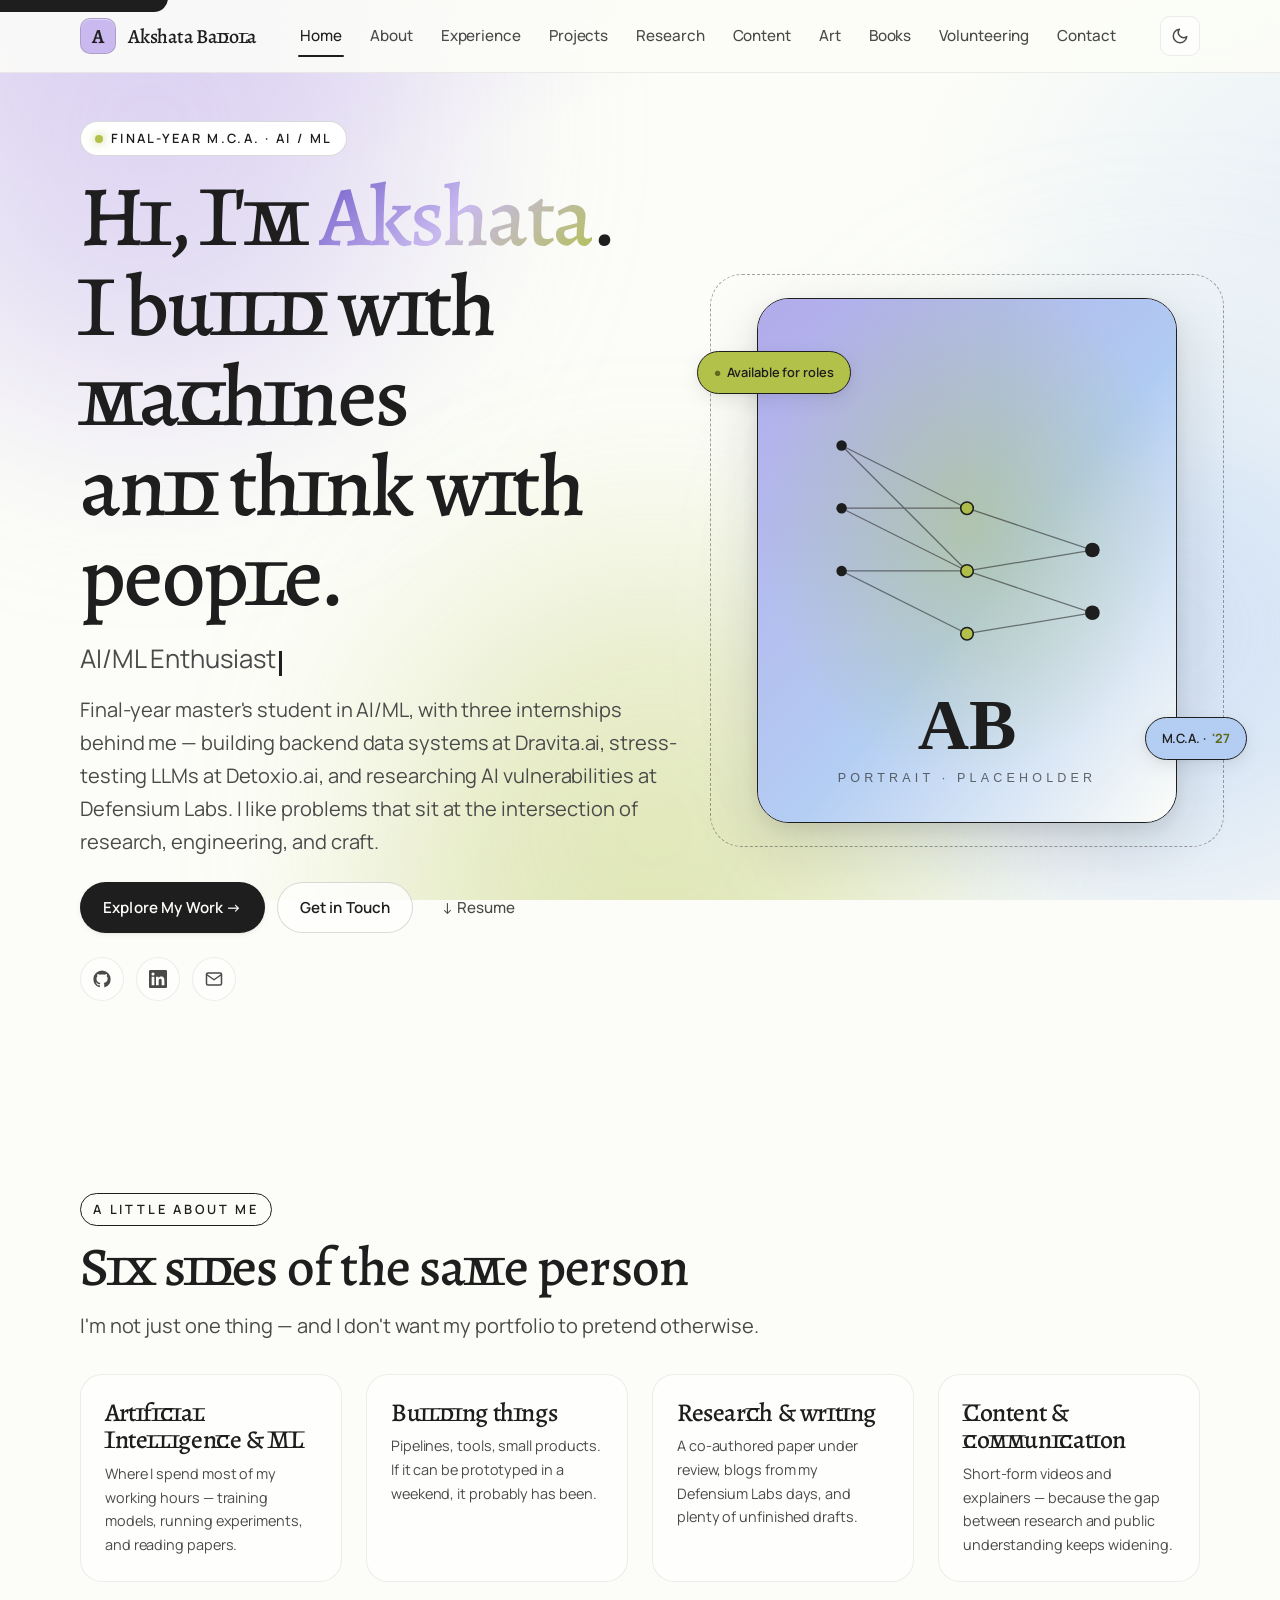
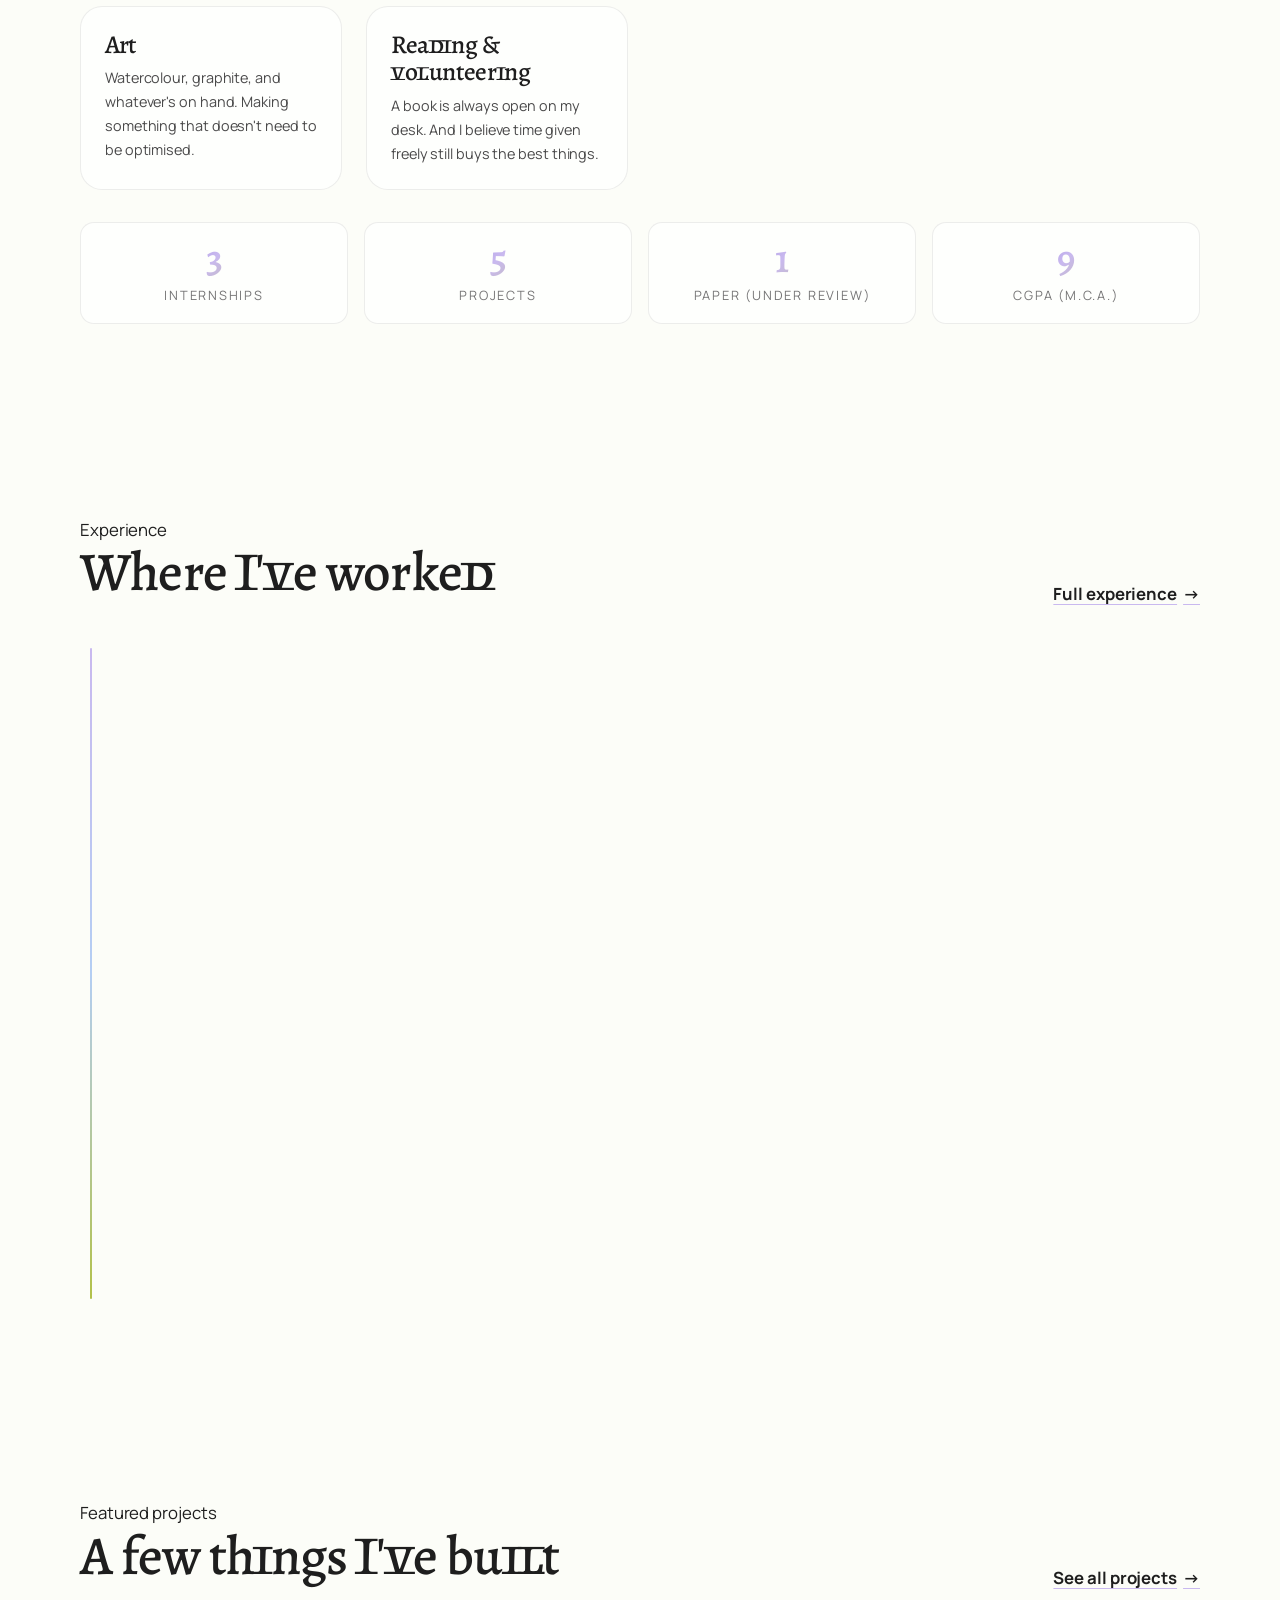
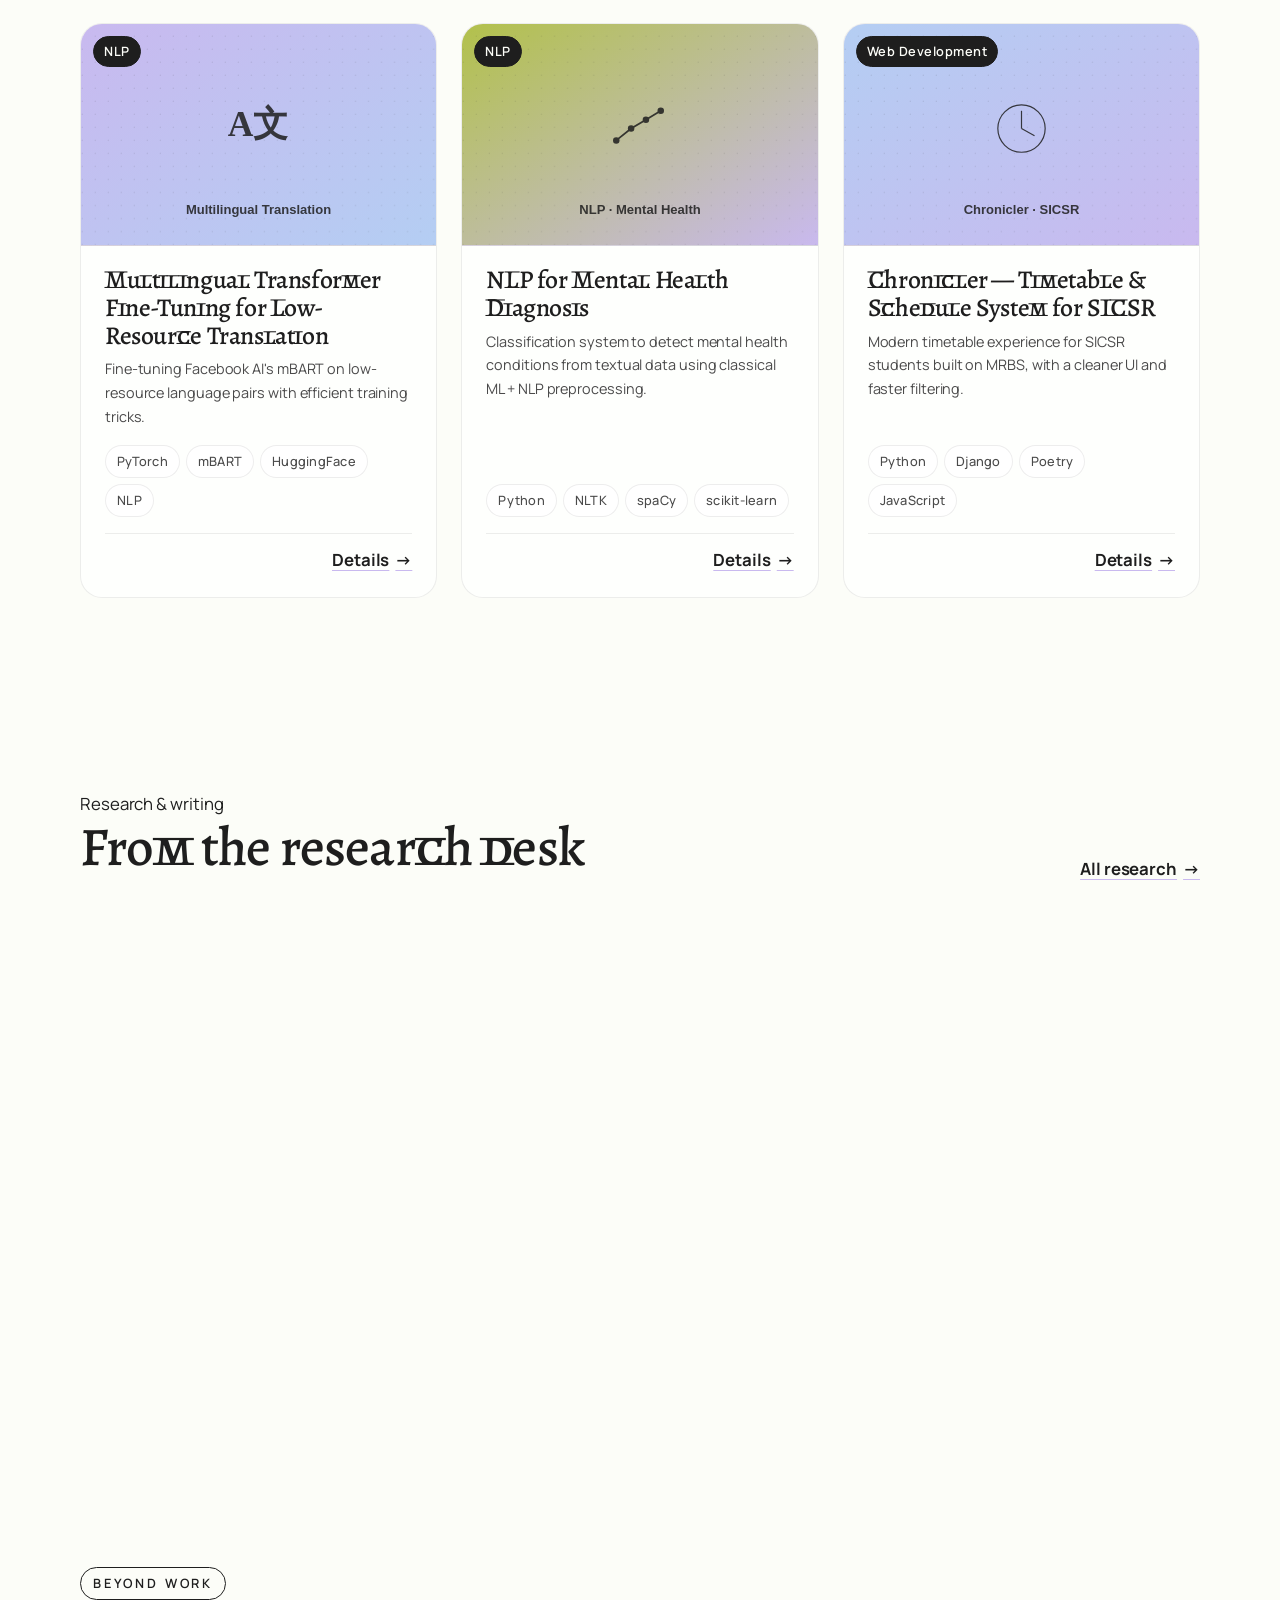
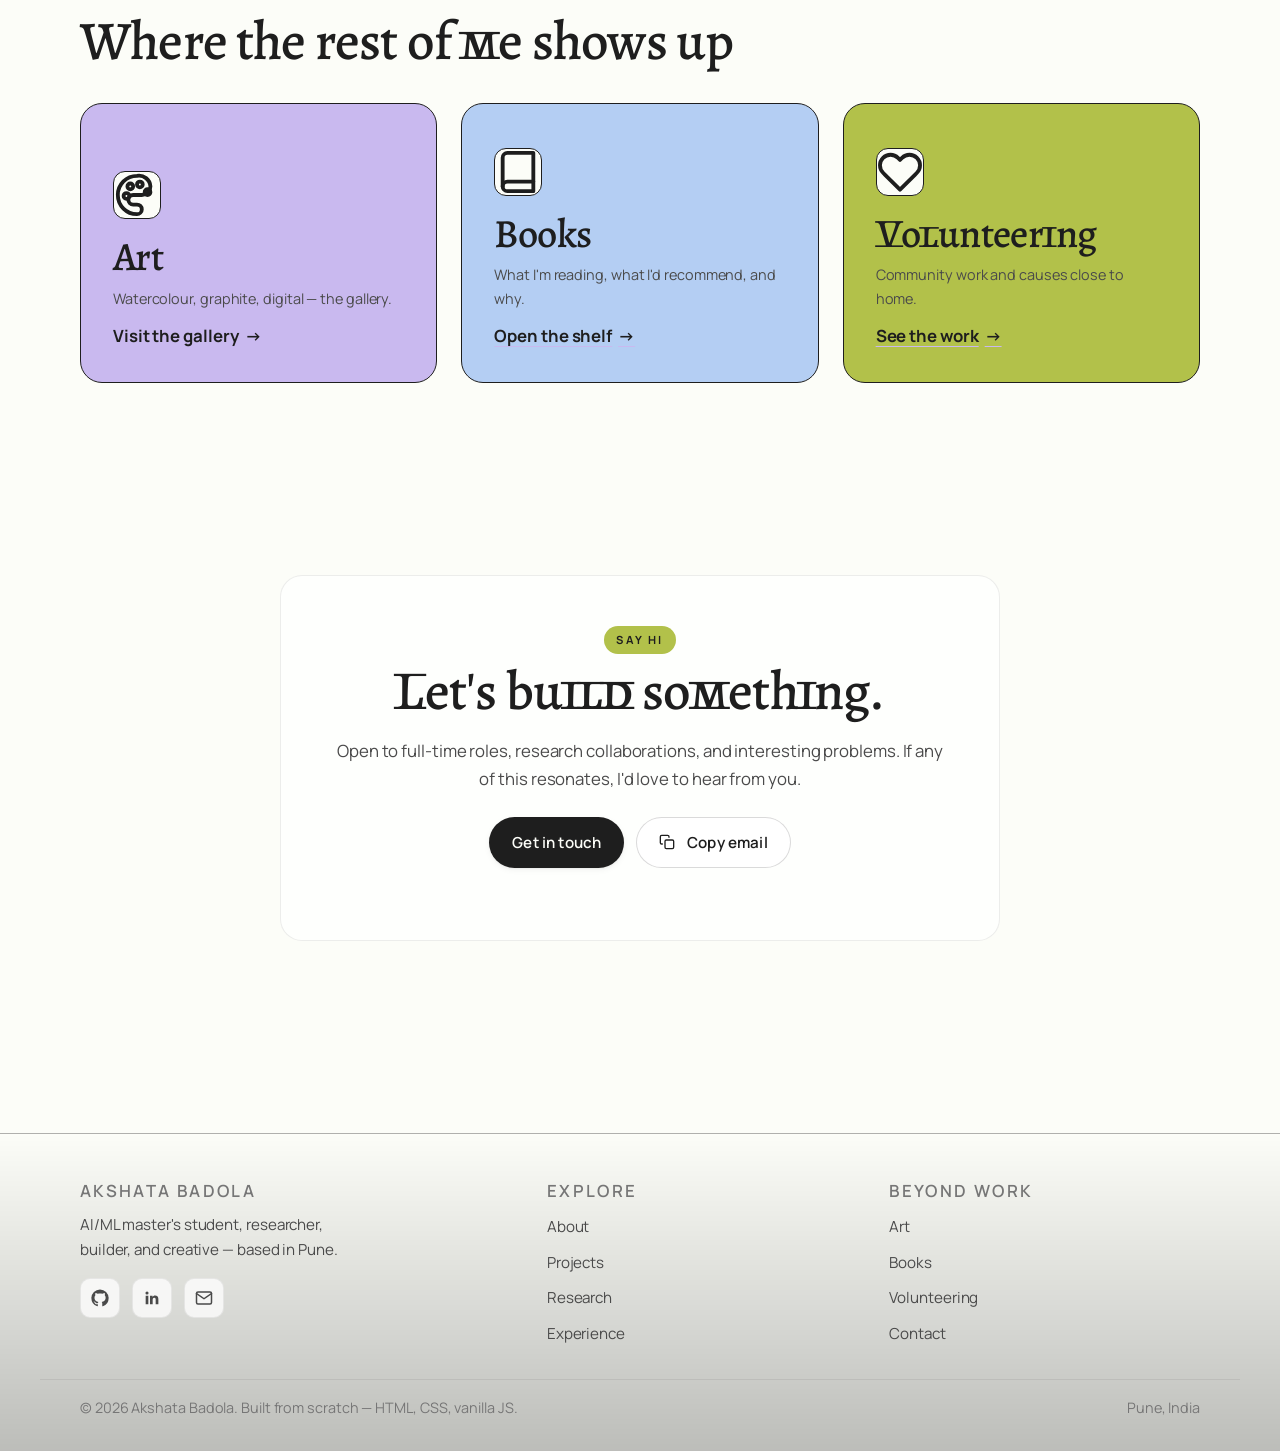
<file: index.html>
<!DOCTYPE html>
<html lang="en">
<head>
  <meta charset="UTF-8" />
  <meta name="viewport" content="width=device-width, initial-scale=1" />
  <title>Akshata Badola — AI/ML · Researcher · Builder · Creative</title>
  <meta name="description" content="Portfolio of Akshata Badola — final-year AI/ML master's student, researcher, builder, and creative thinker. Projects, research, writing, art, and more." />
  <meta name="author" content="Akshata Badola" />
  <meta name="theme-color" content="#0e0f1a" />

  <!-- Open Graph -->
  <meta property="og:type" content="website" />
  <meta property="og:title" content="Akshata Badola — Portfolio" />
  <meta property="og:description" content="AI/ML · Researcher · Builder · Creative Thinker." />
  <meta property="og:image" content="assets/icons/og-image.svg" />
  <meta name="twitter:card" content="summary_large_image" />

  <link rel="icon" type="image/svg+xml" href="assets/icons/favicon.svg" />

  <!-- Fonts: Alegreya (display) + Manrope (sans) + JetBrains Mono (code) -->
  <link rel="preconnect" href="https://fonts.googleapis.com" />
  <link rel="preconnect" href="https://fonts.gstatic.com" crossorigin />
  <link rel="stylesheet" href="https://fonts.googleapis.com/css2?family=Alegreya:ital,wght@0,400;0,500;0,600;0,700;1,400&family=Manrope:wght@400;500;600;700;800&family=JetBrains+Mono:wght@400;500&display=swap" />

  <link rel="stylesheet" href="css/base.css" />
  <link rel="stylesheet" href="css/layout.css" />
  <link rel="stylesheet" href="css/components.css" />
  <link rel="stylesheet" href="css/pages.css" />
  <link rel="stylesheet" href="css/animations.css" />
  <link rel="stylesheet" href="css/responsive.css" />
</head>
<body>
  <a href="#main" class="skip-link">Skip to content</a>
  <div class="scroll-progress"><div class="scroll-progress__bar"></div></div>
  <div class="bg-blobs" aria-hidden="true"><span></span><span></span><span></span></div>

  <!-- NAV -->
  <header class="site-nav">
    <div class="site-nav__inner">
      <a href="index.html" class="brand">
        <span class="brand__mark">A</span>
        <span>Akshata Badola</span>
      </a>
      <nav aria-label="Primary">
        <ul class="nav-links" id="nav-links">
          <li><a href="index.html">Home</a></li>
          <li><a href="about.html">About</a></li>
          <li><a href="experience.html">Experience</a></li>
          <li><a href="projects.html">Projects</a></li>
          <li><a href="research.html">Research</a></li>
          <li><a href="content.html">Content</a></li>
          <li><a href="art.html">Art</a></li>
          <li><a href="books.html">Books</a></li>
          <li><a href="volunteering.html">Volunteering</a></li>
          <li><a href="contact.html">Contact</a></li>
        </ul>
      </nav>
      <div class="nav-actions">
        <button class="icon-btn theme-toggle" aria-label="Toggle colour theme" title="Toggle theme">
          <svg viewBox="0 0 24 24" fill="none" stroke="currentColor" stroke-width="2" stroke-linecap="round" stroke-linejoin="round"><path d="M21 12.79A9 9 0 1 1 11.21 3 7 7 0 0 0 21 12.79z"/></svg>
        </button>
        <button class="icon-btn nav-toggle" aria-label="Open menu" aria-expanded="false" aria-controls="nav-links">
          <svg viewBox="0 0 24 24" fill="none" stroke="currentColor" stroke-width="2" stroke-linecap="round" stroke-linejoin="round"><line x1="3" y1="7" x2="21" y2="7"/><line x1="3" y1="12" x2="21" y2="12"/><line x1="3" y1="17" x2="21" y2="17"/></svg>
        </button>
      </div>
    </div>
  </header>

  <main id="main">

    <!-- HERO -->
    <section class="hero container">
      <div class="hero__inner">
        <div class="hero__text reveal">
          <span class="hero__eyebrow"><span class="dot"></span> Final-year M.C.A. · AI / ML</span>
          <h1 class="hero__title">
            Hi, I'm <span class="accent">Akshata</span>.<br/>
            I build with machines <br/>and think with people.
          </h1>
          <p class="hero__tagline" data-typing='["AI/ML Enthusiast","Researcher","Builder","Creative Thinker","Content Creator"]'></p>
          <p class="hero__intro">
            Final-year master's student in AI/ML, with three internships behind me — building backend data systems at Dravita.ai, stress-testing LLMs at Detoxio.ai, and researching AI vulnerabilities at Defensium Labs. I like problems that sit at the intersection of research, engineering, and craft.
          </p>
          <div class="hero__ctas">
            <a href="projects.html" class="btn btn-primary">Explore My Work →</a>
            <a href="contact.html" class="btn btn-secondary">Get in Touch</a>
            <a href="assets/documents/resume.pdf" class="btn btn-ghost" download>↓ Resume</a>
          </div>
          <div class="hero__socials social-row">
            <a href="https://github.com/[ADD-USERNAME]" target="_blank" rel="noopener" aria-label="GitHub">
              <svg viewBox="0 0 24 24" fill="currentColor"><path d="M12 .5A11.5 11.5 0 0 0 .5 12a11.5 11.5 0 0 0 7.86 10.92c.57.1.78-.25.78-.55v-2.05c-3.2.7-3.88-1.37-3.88-1.37-.52-1.33-1.28-1.68-1.28-1.68-1.05-.72.08-.7.08-.7 1.16.08 1.77 1.2 1.77 1.2 1.03 1.77 2.7 1.26 3.36.97.1-.75.4-1.26.73-1.55-2.56-.3-5.25-1.28-5.25-5.7 0-1.26.45-2.3 1.2-3.1-.12-.3-.52-1.48.1-3.08 0 0 .98-.32 3.2 1.18.93-.26 1.93-.4 2.92-.4s2 .14 2.92.4c2.22-1.5 3.2-1.18 3.2-1.18.62 1.6.23 2.78.1 3.08.76.8 1.2 1.84 1.2 3.1 0 4.43-2.7 5.4-5.27 5.7.42.36.78 1.07.78 2.16v3.2c0 .3.2.66.78.55A11.5 11.5 0 0 0 23.5 12 11.5 11.5 0 0 0 12 .5z"/></svg>
            </a>
            <a href="https://www.linkedin.com/in/[ADD-USERNAME]" target="_blank" rel="noopener" aria-label="LinkedIn">
              <svg viewBox="0 0 24 24" fill="currentColor"><path d="M20.45 20.45h-3.56v-5.57c0-1.33-.03-3.05-1.86-3.05-1.86 0-2.14 1.45-2.14 2.95v5.67H9.33V9h3.42v1.56h.05c.48-.9 1.65-1.86 3.4-1.86 3.63 0 4.3 2.39 4.3 5.5v6.25zM5.34 7.43a2.07 2.07 0 1 1 0-4.14 2.07 2.07 0 0 1 0 4.14zM7.12 20.45H3.56V9h3.56v11.45zM22.22 0H1.77C.8 0 0 .77 0 1.73v20.54C0 23.23.8 24 1.77 24h20.45c.98 0 1.78-.77 1.78-1.73V1.73C24 .77 23.2 0 22.22 0z"/></svg>
            </a>
            <a href="mailto:akshatabadola@gmail.com" aria-label="Email">
              <svg viewBox="0 0 24 24" fill="none" stroke="currentColor" stroke-width="2" stroke-linecap="round" stroke-linejoin="round"><path d="M4 4h16c1.1 0 2 .9 2 2v12c0 1.1-.9 2-2 2H4c-1.1 0-2-.9-2-2V6c0-1.1.9-2 2-2z"/><polyline points="22,6 12,13 2,6"/></svg>
            </a>
          </div>
        </div>

        <div class="hero__portrait-wrap" style="position:relative" aria-hidden="true">
          <div class="hero__portrait">
            <!-- Swap this img src for your real photo in assets/images/profile/ -->
            <img src="assets/images/profile/portrait.svg" alt="Portrait placeholder" />
          </div>
          <span class="hero__portrait-ring"></span>
          <span class="hero__orb hero__orb--top"><span>●</span> Available for roles</span>
          <span class="hero__orb hero__orb--bottom">M.C.A. · <span>'27</span></span>
        </div>
      </div>
    </section>

    <!-- QUICK INTRO / A LITTLE ABOUT ME -->
    <section class="container reveal">
      <div class="section-title">
        <span class="eyebrow">A little about me</span>
        <h2>Six sides of the same person</h2>
        <p>I'm not just one thing — and I don't want my portfolio to pretend otherwise.</p>
      </div>
      <div class="beyond-grid reveal-stagger">
        <article class="card">
          <h4 style="margin-bottom:0.5rem">Artificial Intelligence &amp; ML</h4>
          <p style="font-size:0.9rem">Where I spend most of my working hours — training models, running experiments, and reading papers.</p>
        </article>
        <article class="card">
          <h4 style="margin-bottom:0.5rem">Building things</h4>
          <p style="font-size:0.9rem">Pipelines, tools, small products. If it can be prototyped in a weekend, it probably has been.</p>
        </article>
        <article class="card">
          <h4 style="margin-bottom:0.5rem">Research &amp; writing</h4>
          <p style="font-size:0.9rem">A co-authored paper under review, blogs from my Defensium Labs days, and plenty of unfinished drafts.</p>
        </article>
        <article class="card">
          <h4 style="margin-bottom:0.5rem">Content &amp; communication</h4>
          <p style="font-size:0.9rem">Short-form videos and explainers — because the gap between research and public understanding keeps widening.</p>
        </article>
        <article class="card">
          <h4 style="margin-bottom:0.5rem">Art</h4>
          <p style="font-size:0.9rem">Watercolour, graphite, and whatever's on hand. Making something that doesn't need to be optimised.</p>
        </article>
        <article class="card">
          <h4 style="margin-bottom:0.5rem">Reading &amp; volunteering</h4>
          <p style="font-size:0.9rem">A book is always open on my desk. And I believe time given freely still buys the best things.</p>
        </article>
      </div>

      <div class="stats reveal">
        <div class="stat"><div class="stat__num" data-count="3">0</div><div class="stat__label">Internships</div></div>
        <div class="stat"><div class="stat__num" data-count="5">0</div><div class="stat__label">Projects</div></div>
        <div class="stat"><div class="stat__num" data-count="1">0</div><div class="stat__label">Paper (under review)</div></div>
        <div class="stat"><div class="stat__num" data-count="9">0</div><div class="stat__label">CGPA (M.C.A.)</div></div>
      </div>
    </section>

    <!-- EXPERIENCE -->
    <section class="container reveal">
      <div class="section-header">
        <div>
          <span class="eyebrow">Experience</span>
          <h2>Where I've worked</h2>
        </div>
        <a href="experience.html" class="arrow-link">Full experience</a>
      </div>
      <div class="timeline" id="experience-timeline"></div>
    </section>

    <!-- FEATURED PROJECTS -->
    <section class="container reveal">
      <div class="section-header">
        <div>
          <span class="eyebrow">Featured projects</span>
          <h2>A few things I've built</h2>
        </div>
        <a href="projects.html" class="arrow-link">See all projects</a>
      </div>
      <div class="card-grid--wide card-grid reveal-stagger" id="featured-projects"></div>
    </section>

    <!-- FEATURED RESEARCH -->
    <section class="container reveal">
      <div class="section-header">
        <div>
          <span class="eyebrow">Research &amp; writing</span>
          <h2>From the research desk</h2>
        </div>
        <a href="research.html" class="arrow-link">All research</a>
      </div>
      <div id="featured-research"></div>
    </section>

    <!-- BEYOND WORK -->
    <section class="container reveal">
      <div class="section-title">
        <span class="eyebrow">Beyond work</span>
        <h2>Where the rest of me shows up</h2>
      </div>
      <div class="beyond-grid reveal-stagger">
        <a href="art.html" class="beyond-card beyond-card--art">
          <div class="beyond-card__icon"><svg viewBox="0 0 24 24" fill="none" stroke="currentColor" stroke-width="2" stroke-linecap="round" stroke-linejoin="round"><circle cx="13.5" cy="6.5" r="1.5"/><circle cx="17.5" cy="10.5" r="1.5"/><circle cx="8.5" cy="7.5" r="1.5"/><circle cx="6.5" cy="12.5" r="1.5"/><path d="M12 2a10 10 0 1 0 0 20 2.5 2.5 0 0 0 2.5-2.5c0-1.4-1.1-2.5-2.5-2.5h-2a2.5 2.5 0 0 1 0-5h4.5a4.5 4.5 0 0 0 4.5-4.5A6 6 0 0 0 12 2z"/></svg></div>
          <h3>Art</h3>
          <p>Watercolour, graphite, digital — the gallery.</p>
          <span class="arrow-link">Visit the gallery</span>
        </a>
        <a href="books.html" class="beyond-card beyond-card--books">
          <div class="beyond-card__icon"><svg viewBox="0 0 24 24" fill="none" stroke="currentColor" stroke-width="2" stroke-linecap="round" stroke-linejoin="round"><path d="M4 19.5A2.5 2.5 0 0 1 6.5 17H20"/><path d="M6.5 2H20v20H6.5A2.5 2.5 0 0 1 4 19.5v-15A2.5 2.5 0 0 1 6.5 2z"/></svg></div>
          <h3>Books</h3>
          <p>What I'm reading, what I'd recommend, and why.</p>
          <span class="arrow-link">Open the shelf</span>
        </a>
        <a href="volunteering.html" class="beyond-card beyond-card--volunteer">
          <div class="beyond-card__icon"><svg viewBox="0 0 24 24" fill="none" stroke="currentColor" stroke-width="2" stroke-linecap="round" stroke-linejoin="round"><path d="M20.84 4.61a5.5 5.5 0 0 0-7.78 0L12 5.67l-1.06-1.06a5.5 5.5 0 0 0-7.78 7.78l1.06 1.06L12 21.23l7.78-7.78 1.06-1.06a5.5 5.5 0 0 0 0-7.78z"/></svg></div>
          <h3>Volunteering</h3>
          <p>Community work and causes close to home.</p>
          <span class="arrow-link">See the work</span>
        </a>
      </div>
    </section>

    <!-- CONTACT CTA -->
    <section class="container reveal">
      <div class="card" style="padding:3rem;text-align:center;max-width:720px;margin:0 auto">
        <span class="eyebrow" style="display:inline-block;margin-bottom:0.5rem;background:var(--lime);padding:5px 12px;border-radius:999px;font-size:0.7rem;letter-spacing:0.2em;text-transform:uppercase;font-weight:700;color:var(--ink)">Say hi</span>
        <h2 style="margin-bottom:1rem">Let's build something.</h2>
        <p style="margin:0 auto 1.5rem">Open to full-time roles, research collaborations, and interesting problems. If any of this resonates, I'd love to hear from you.</p>
        <div class="hero__ctas" style="justify-content:center">
          <a href="contact.html" class="btn btn-primary">Get in touch</a>
          <button class="btn btn-secondary" data-copy="akshatabadola@gmail.com">
            <svg viewBox="0 0 24 24" fill="none" stroke="currentColor" stroke-width="2" stroke-linecap="round" stroke-linejoin="round" style="width:16px;height:16px;margin-right:4px"><rect x="9" y="9" width="13" height="13" rx="2"/><path d="M5 15H4a2 2 0 0 1-2-2V4a2 2 0 0 1 2-2h9a2 2 0 0 1 2 2v1"/></svg>
            Copy email
          </button>
        </div>
      </div>
    </section>

  </main>

  <!-- FOOTER -->
  <footer class="site-footer">
    <div class="site-footer__inner">
      <div class="footer-col footer-brand">
        <h6>Akshata Badola</h6>
        <p>AI/ML master's student, researcher, builder, and creative — based in Pune.</p>
        <div class="footer-socials">
          <a href="https://github.com/[ADD-USERNAME]" target="_blank" rel="noopener" aria-label="GitHub">
            <svg viewBox="0 0 24 24" fill="currentColor"><path d="M12 .5A11.5 11.5 0 0 0 .5 12a11.5 11.5 0 0 0 7.86 10.92c.57.1.78-.25.78-.55v-2.05c-3.2.7-3.88-1.37-3.88-1.37-.52-1.33-1.28-1.68-1.28-1.68-1.05-.72.08-.7.08-.7 1.16.08 1.77 1.2 1.77 1.2 1.03 1.77 2.7 1.26 3.36.97.1-.75.4-1.26.73-1.55-2.56-.3-5.25-1.28-5.25-5.7 0-1.26.45-2.3 1.2-3.1-.12-.3-.52-1.48.1-3.08 0 0 .98-.32 3.2 1.18.93-.26 1.93-.4 2.92-.4s2 .14 2.92.4c2.22-1.5 3.2-1.18 3.2-1.18.62 1.6.23 2.78.1 3.08.76.8 1.2 1.84 1.2 3.1 0 4.43-2.7 5.4-5.27 5.7.42.36.78 1.07.78 2.16v3.2c0 .3.2.66.78.55A11.5 11.5 0 0 0 23.5 12 11.5 11.5 0 0 0 12 .5z"/></svg>
          </a>
          <a href="https://www.linkedin.com/in/[ADD-USERNAME]" target="_blank" rel="noopener" aria-label="LinkedIn">
            <svg viewBox="0 0 24 24" fill="currentColor"><path d="M20.45 20.45h-3.56v-5.57c0-1.33-.03-3.05-1.86-3.05-1.86 0-2.14 1.45-2.14 2.95v5.67H9.33V9h3.42v1.56h.05c.48-.9 1.65-1.86 3.4-1.86 3.63 0 4.3 2.39 4.3 5.5v6.25zM5.34 7.43a2.07 2.07 0 1 1 0-4.14 2.07 2.07 0 0 1 0 4.14zM7.12 20.45H3.56V9h3.56v11.45z"/></svg>
          </a>
          <a href="mailto:akshatabadola@gmail.com" aria-label="Email">
            <svg viewBox="0 0 24 24" fill="none" stroke="currentColor" stroke-width="2" stroke-linecap="round" stroke-linejoin="round"><path d="M4 4h16c1.1 0 2 .9 2 2v12c0 1.1-.9 2-2 2H4c-1.1 0-2-.9-2-2V6c0-1.1.9-2 2-2z"/><polyline points="22,6 12,13 2,6"/></svg>
          </a>
        </div>
      </div>
      <div class="footer-col">
        <h6>Explore</h6>
        <ul>
          <li><a href="about.html">About</a></li>
          <li><a href="projects.html">Projects</a></li>
          <li><a href="research.html">Research</a></li>
          <li><a href="experience.html">Experience</a></li>
        </ul>
      </div>
      <div class="footer-col">
        <h6>Beyond work</h6>
        <ul>
          <li><a href="art.html">Art</a></li>
          <li><a href="books.html">Books</a></li>
          <li><a href="volunteering.html">Volunteering</a></li>
          <li><a href="contact.html">Contact</a></li>
        </ul>
      </div>
    </div>
    <div class="site-footer__meta">
      <span>© <span data-year></span> Akshata Badola. Built from scratch — HTML, CSS, vanilla JS.</span>
      <span>Pune, India</span>
    </div>
  </footer>

  <button class="back-to-top" aria-label="Back to top">
    <svg viewBox="0 0 24 24" fill="none" stroke="currentColor" stroke-width="2.5" stroke-linecap="round" stroke-linejoin="round"><polyline points="18,15 12,9 6,15"/></svg>
  </button>

  <script src="data/data.js"></script>
  <script src="js/data-loader.js"></script>
  <script src="js/main.js"></script>
  <script src="js/experience.js"></script>
  <script src="js/projects.js"></script>
  <script src="js/research.js"></script>
</body>
</html>
</file>
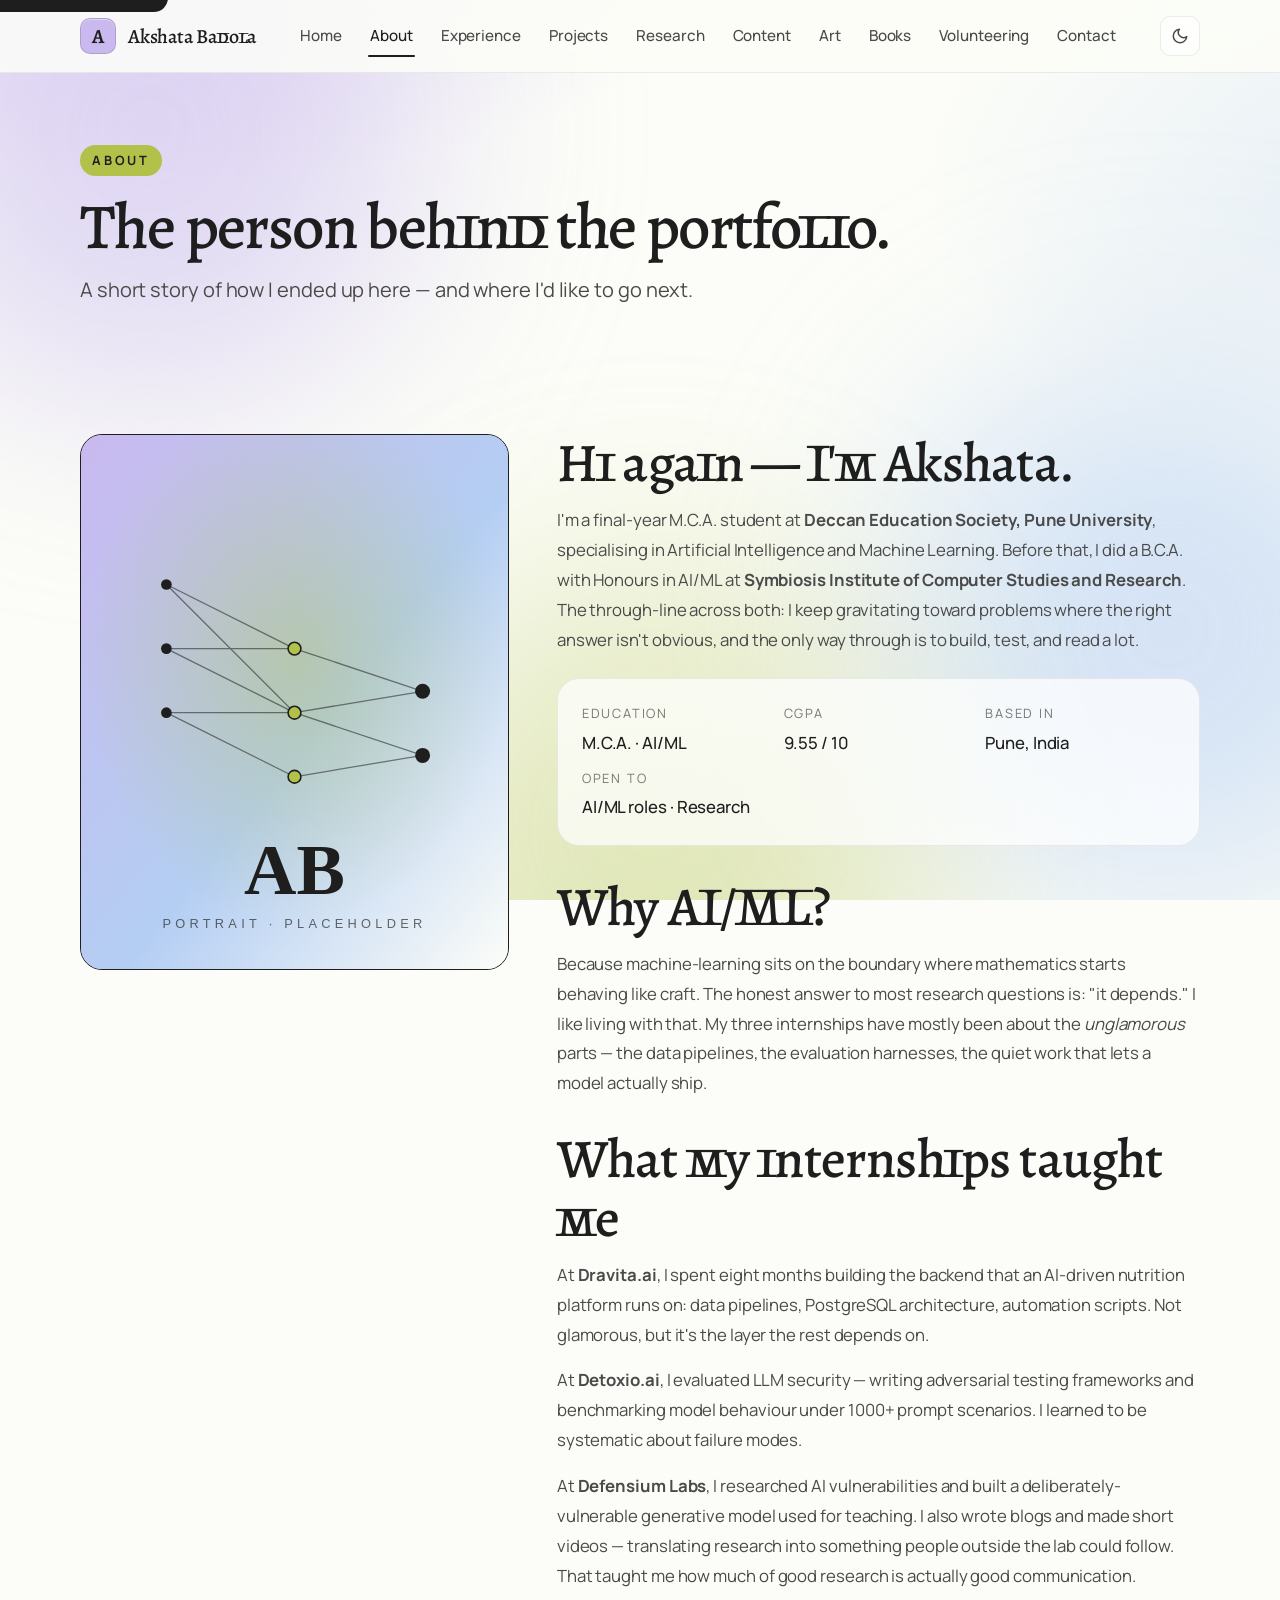
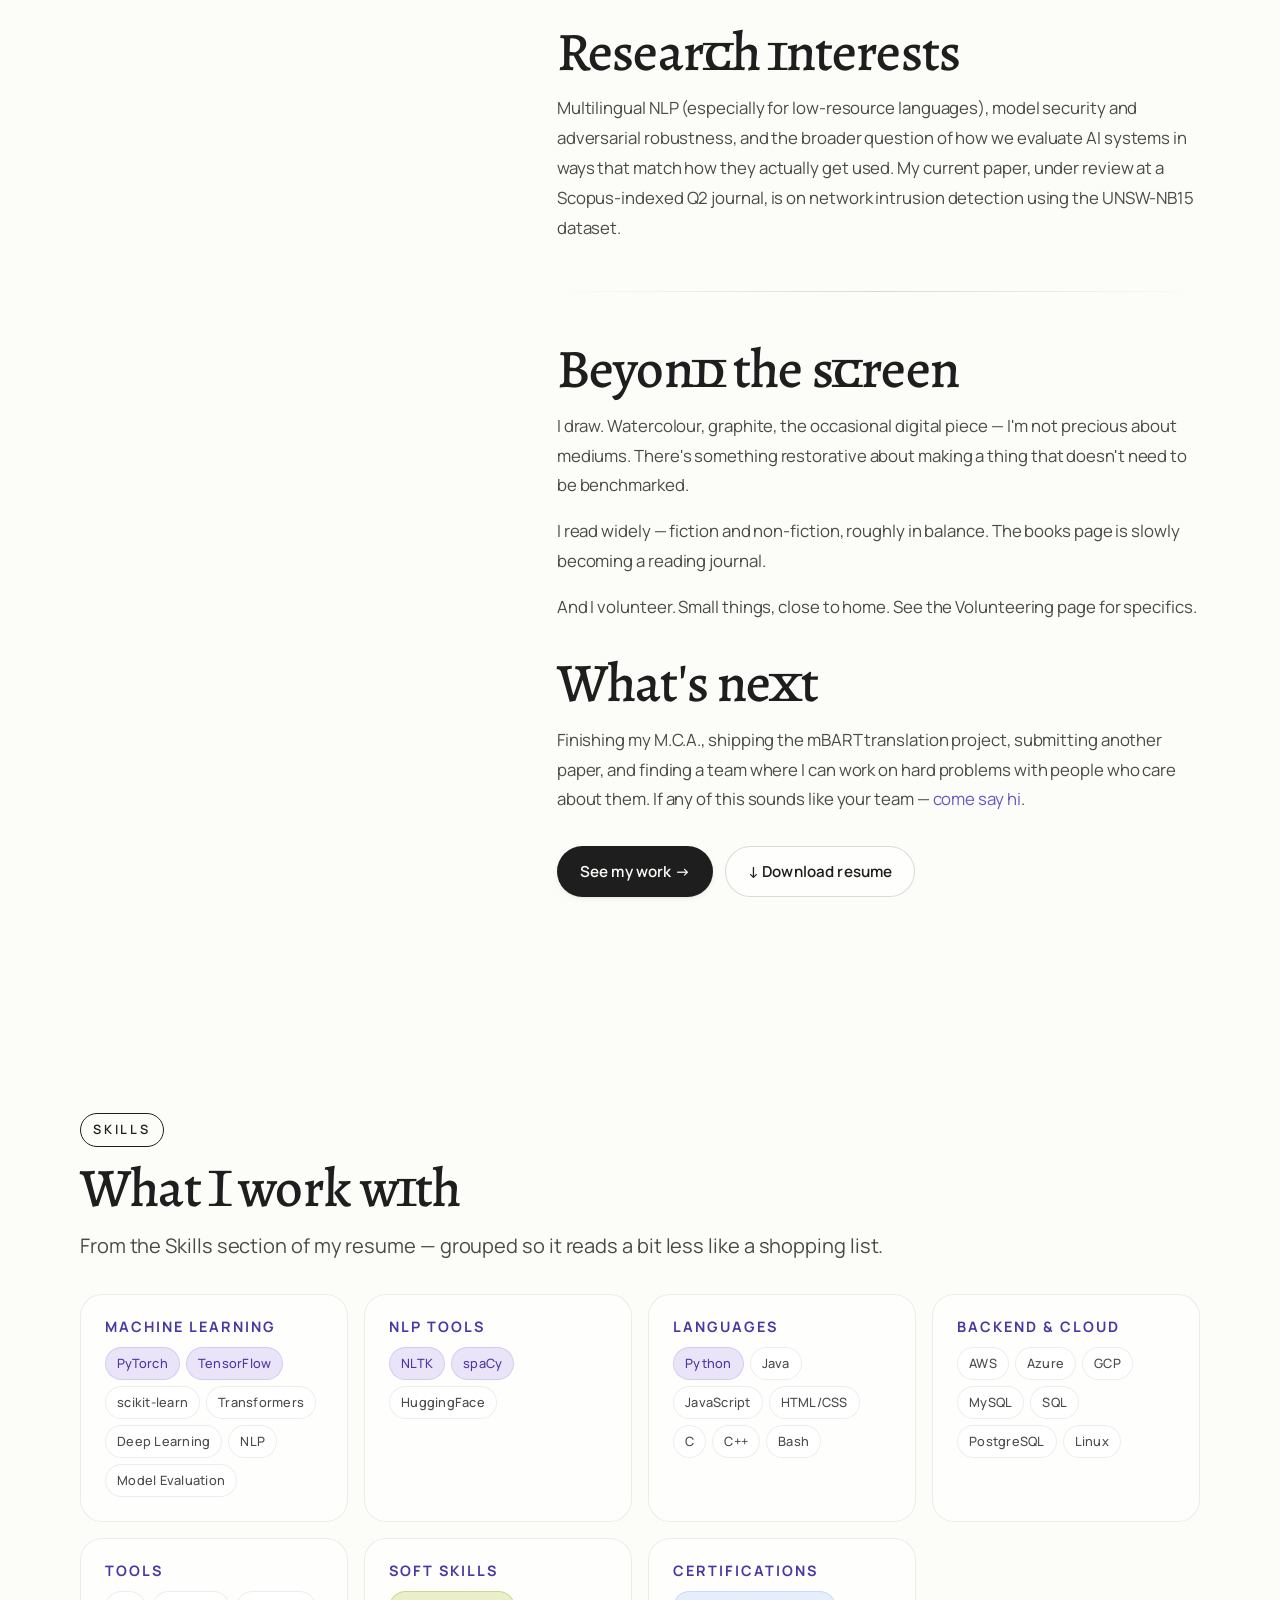
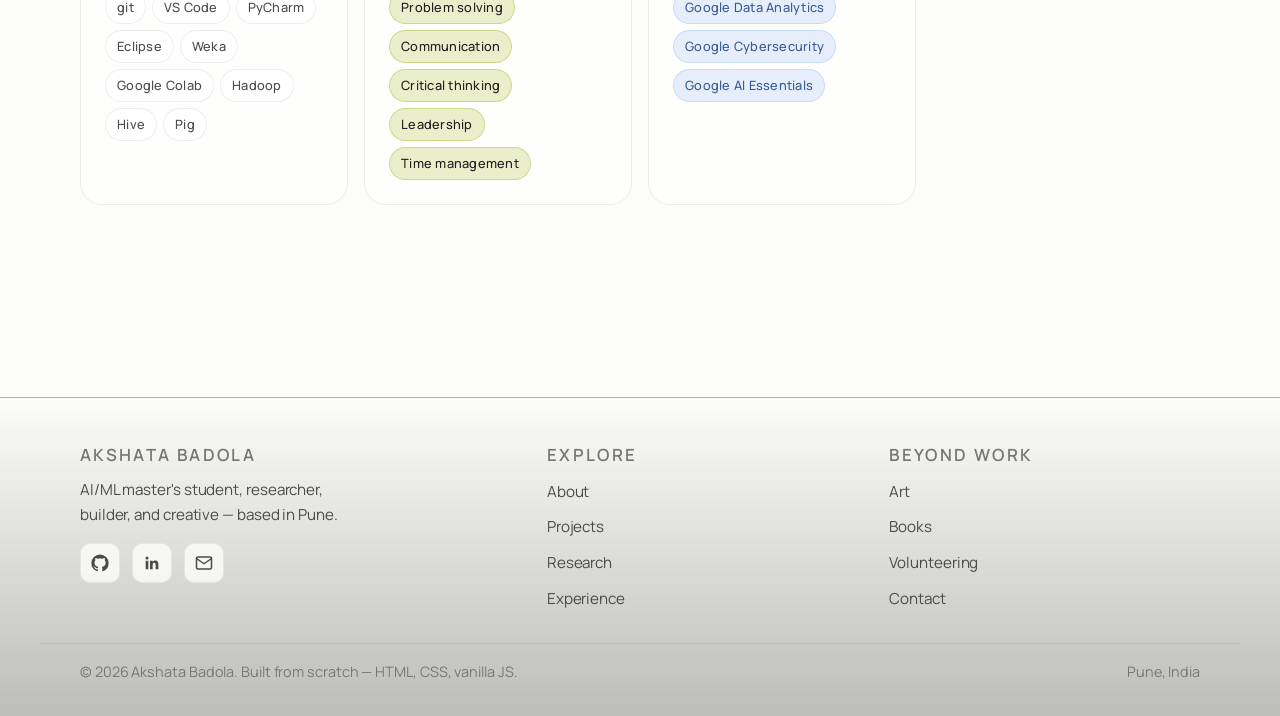
<file: about.html>
<!DOCTYPE html>
<html lang="en">
<head>
  <meta charset="UTF-8" />
  <meta name="viewport" content="width=device-width, initial-scale=1" />
  <title>About — Akshata Badola</title>
  <meta name="description" content="The person behind the portfolio: who Akshata is, what she's working on, and what she's reading." />
  <meta name="author" content="Akshata Badola" />
  <meta name="theme-color" content="#0e0f1a" />
  <meta property="og:type" content="website" />
  <meta property="og:title" content="About — Akshata Badola" />
  <meta property="og:description" content="The person behind the portfolio: who Akshata is, what she's working on, and what she's reading." />
  <meta property="og:image" content="assets/icons/og-image.svg" />
  <link rel="icon" type="image/svg+xml" href="assets/icons/favicon.svg" />
  <link rel="preconnect" href="https://fonts.googleapis.com" />
  <link rel="preconnect" href="https://fonts.gstatic.com" crossorigin />
  <link rel="stylesheet" href="https://fonts.googleapis.com/css2?family=Alegreya:ital,wght@0,400;0,500;0,600;0,700;1,400&family=Manrope:wght@400;500;600;700;800&family=JetBrains+Mono:wght@400;500&display=swap" />
  <link rel="stylesheet" href="css/base.css" />
  <link rel="stylesheet" href="css/layout.css" />
  <link rel="stylesheet" href="css/components.css" />
  <link rel="stylesheet" href="css/pages.css" />
  <link rel="stylesheet" href="css/animations.css" />
  <link rel="stylesheet" href="css/responsive.css" />
</head>
<body>
  <a href="#main" class="skip-link">Skip to content</a>
  <div class="scroll-progress"><div class="scroll-progress__bar"></div></div>
  <div class="bg-blobs" aria-hidden="true"><span></span><span></span><span></span></div>

  <header class="site-nav">
    <div class="site-nav__inner">
      <a href="index.html" class="brand">
        <span class="brand__mark">A</span>
        <span>Akshata Badola</span>
      </a>
      <nav aria-label="Primary">
        <ul class="nav-links" id="nav-links">
          <li><a href="index.html">Home</a></li>
          <li><a href="about.html">About</a></li>
          <li><a href="experience.html">Experience</a></li>
          <li><a href="projects.html">Projects</a></li>
          <li><a href="research.html">Research</a></li>
          <li><a href="content.html">Content</a></li>
          <li><a href="art.html">Art</a></li>
          <li><a href="books.html">Books</a></li>
          <li><a href="volunteering.html">Volunteering</a></li>
          <li><a href="contact.html">Contact</a></li>
        </ul>
      </nav>
      <div class="nav-actions">
        <button class="icon-btn theme-toggle" aria-label="Toggle colour theme" title="Toggle theme">
          <svg viewBox="0 0 24 24" fill="none" stroke="currentColor" stroke-width="2" stroke-linecap="round" stroke-linejoin="round"><path d="M21 12.79A9 9 0 1 1 11.21 3 7 7 0 0 0 21 12.79z"/></svg>
        </button>
        <button class="icon-btn nav-toggle" aria-label="Open menu" aria-expanded="false" aria-controls="nav-links">
          <svg viewBox="0 0 24 24" fill="none" stroke="currentColor" stroke-width="2" stroke-linecap="round" stroke-linejoin="round"><line x1="3" y1="7" x2="21" y2="7"/><line x1="3" y1="12" x2="21" y2="12"/><line x1="3" y1="17" x2="21" y2="17"/></svg>
        </button>
      </div>
    </div>
  </header>

  <main id="main">

    <section class="page-hero container">
      <span class="page-hero__eyebrow">About</span>
      <h1>The person behind the portfolio.</h1>
      <p>A short story of how I ended up here — and where I'd like to go next.</p>
    </section>

    <section class="container reveal">
      <div class="about-grid">
        <aside class="about-portrait">
          <img src="assets/images/profile/portrait.svg" alt="Portrait placeholder" />
        </aside>

        <div class="about-body">
          <h2>Hi again — I'm Akshata.</h2>
          <p>I'm a final-year M.C.A. student at <strong>Deccan Education Society, Pune University</strong>, specialising in Artificial Intelligence and Machine Learning. Before that, I did a B.C.A. with Honours in AI/ML at <strong>Symbiosis Institute of Computer Studies and Research</strong>. The through-line across both: I keep gravitating toward problems where the right answer isn't obvious, and the only way through is to build, test, and read a lot.</p>

          <div class="quick-facts">
            <div class="quick-fact"><div class="quick-fact__label">Education</div><div class="quick-fact__value">M.C.A. · AI/ML</div></div>
            <div class="quick-fact"><div class="quick-fact__label">CGPA</div><div class="quick-fact__value">9.55 / 10</div></div>
            <div class="quick-fact"><div class="quick-fact__label">Based in</div><div class="quick-fact__value">Pune, India</div></div>
            <div class="quick-fact"><div class="quick-fact__label">Open to</div><div class="quick-fact__value">AI/ML roles · Research</div></div>
          </div>

          <h2>Why AI/ML?</h2>
          <p>Because machine-learning sits on the boundary where mathematics starts behaving like craft. The honest answer to most research questions is: "it depends." I like living with that. My three internships have mostly been about the <em>unglamorous</em> parts — the data pipelines, the evaluation harnesses, the quiet work that lets a model actually ship.</p>

          <h2>What my internships taught me</h2>
          <p>At <strong>Dravita.ai</strong>, I spent eight months building the backend that an AI-driven nutrition platform runs on: data pipelines, PostgreSQL architecture, automation scripts. Not glamorous, but it's the layer the rest depends on.</p>
          <p>At <strong>Detoxio.ai</strong>, I evaluated LLM security — writing adversarial testing frameworks and benchmarking model behaviour under 1000+ prompt scenarios. I learned to be systematic about failure modes.</p>
          <p>At <strong>Defensium Labs</strong>, I researched AI vulnerabilities and built a deliberately-vulnerable generative model used for teaching. I also wrote blogs and made short videos — translating research into something people outside the lab could follow. That taught me how much of good research is actually good communication.</p>

          <h2>Research interests</h2>
          <p>Multilingual NLP (especially for low-resource languages), model security and adversarial robustness, and the broader question of how we evaluate AI systems in ways that match how they actually get used. My current paper, under review at a Scopus-indexed Q2 journal, is on network intrusion detection using the UNSW-NB15 dataset.</p>

          <hr class="divider" />

          <h2>Beyond the screen</h2>
          <p>I draw. Watercolour, graphite, the occasional digital piece — I'm not precious about mediums. There's something restorative about making a thing that doesn't need to be benchmarked.</p>
          <p>I read widely — fiction and non-fiction, roughly in balance. The books page is slowly becoming a reading journal.</p>
          <p>And I volunteer. Small things, close to home. See the Volunteering page for specifics.</p>

          <h2>What's next</h2>
          <p>Finishing my M.C.A., shipping the mBART translation project, submitting another paper, and finding a team where I can work on hard problems with people who care about them. If any of this sounds like your team — <a href="contact.html">come say hi</a>.</p>

          <div class="hero__ctas" style="margin-top:2rem">
            <a href="projects.html" class="btn btn-primary">See my work →</a>
            <a href="assets/documents/resume.pdf" class="btn btn-secondary" download>↓ Download resume</a>
          </div>
        </div>
      </div>
    </section>

    <!-- Skills -->
    <section class="container reveal">
      <div class="section-title">
        <span class="eyebrow">Skills</span>
        <h2>What I work with</h2>
        <p>From the Skills section of my resume — grouped so it reads a bit less like a shopping list.</p>
      </div>
      <div class="skills-wall reveal-stagger">
        <div class="skill-group">
          <h4>Machine Learning</h4>
          <div class="skill-group__list">
            <span class="chip chip-accent">PyTorch</span><span class="chip chip-accent">TensorFlow</span>
            <span class="chip">scikit-learn</span><span class="chip">Transformers</span>
            <span class="chip">Deep Learning</span><span class="chip">NLP</span>
            <span class="chip">Model Evaluation</span>
          </div>
        </div>
        <div class="skill-group">
          <h4>NLP tools</h4>
          <div class="skill-group__list">
            <span class="chip chip-accent">NLTK</span><span class="chip chip-accent">spaCy</span>
            <span class="chip">HuggingFace</span>
          </div>
        </div>
        <div class="skill-group">
          <h4>Languages</h4>
          <div class="skill-group__list">
            <span class="chip chip-accent">Python</span><span class="chip">Java</span>
            <span class="chip">JavaScript</span><span class="chip">HTML/CSS</span>
            <span class="chip">C</span><span class="chip">C++</span><span class="chip">Bash</span>
          </div>
        </div>
        <div class="skill-group">
          <h4>Backend &amp; Cloud</h4>
          <div class="skill-group__list">
            <span class="chip">AWS</span><span class="chip">Azure</span><span class="chip">GCP</span>
            <span class="chip">MySQL</span><span class="chip">SQL</span><span class="chip">PostgreSQL</span>
            <span class="chip">Linux</span>
          </div>
        </div>
        <div class="skill-group">
          <h4>Tools</h4>
          <div class="skill-group__list">
            <span class="chip">git</span><span class="chip">VS Code</span><span class="chip">PyCharm</span>
            <span class="chip">Eclipse</span><span class="chip">Weka</span>
            <span class="chip">Google Colab</span><span class="chip">Hadoop</span>
            <span class="chip">Hive</span><span class="chip">Pig</span>
          </div>
        </div>
        <div class="skill-group">
          <h4>Soft skills</h4>
          <div class="skill-group__list">
            <span class="chip chip-coral">Problem solving</span>
            <span class="chip chip-coral">Communication</span>
            <span class="chip chip-coral">Critical thinking</span>
            <span class="chip chip-coral">Leadership</span>
            <span class="chip chip-coral">Time management</span>
          </div>
        </div>
        <div class="skill-group">
          <h4>Certifications</h4>
          <div class="skill-group__list">
            <span class="chip chip-teal">Google Data Analytics</span>
            <span class="chip chip-teal">Google Cybersecurity</span>
            <span class="chip chip-teal">Google AI Essentials</span>
          </div>
        </div>
      </div>
    </section>

  </main>

  <footer class="site-footer">
    <div class="site-footer__inner">
      <div class="footer-col footer-brand">
        <h6>Akshata Badola</h6>
        <p>AI/ML master's student, researcher, builder, and creative — based in Pune.</p>
        <div class="footer-socials">
          <a href="https://github.com/[ADD-USERNAME]" target="_blank" rel="noopener" aria-label="GitHub">
            <svg viewBox="0 0 24 24" fill="currentColor"><path d="M12 .5A11.5 11.5 0 0 0 .5 12a11.5 11.5 0 0 0 7.86 10.92c.57.1.78-.25.78-.55v-2.05c-3.2.7-3.88-1.37-3.88-1.37-.52-1.33-1.28-1.68-1.28-1.68-1.05-.72.08-.7.08-.7 1.16.08 1.77 1.2 1.77 1.2 1.03 1.77 2.7 1.26 3.36.97.1-.75.4-1.26.73-1.55-2.56-.3-5.25-1.28-5.25-5.7 0-1.26.45-2.3 1.2-3.1-.12-.3-.52-1.48.1-3.08 0 0 .98-.32 3.2 1.18.93-.26 1.93-.4 2.92-.4s2 .14 2.92.4c2.22-1.5 3.2-1.18 3.2-1.18.62 1.6.23 2.78.1 3.08.76.8 1.2 1.84 1.2 3.1 0 4.43-2.7 5.4-5.27 5.7.42.36.78 1.07.78 2.16v3.2c0 .3.2.66.78.55A11.5 11.5 0 0 0 23.5 12 11.5 11.5 0 0 0 12 .5z"/></svg>
          </a>
          <a href="https://www.linkedin.com/in/[ADD-USERNAME]" target="_blank" rel="noopener" aria-label="LinkedIn">
            <svg viewBox="0 0 24 24" fill="currentColor"><path d="M20.45 20.45h-3.56v-5.57c0-1.33-.03-3.05-1.86-3.05-1.86 0-2.14 1.45-2.14 2.95v5.67H9.33V9h3.42v1.56h.05c.48-.9 1.65-1.86 3.4-1.86 3.63 0 4.3 2.39 4.3 5.5v6.25zM5.34 7.43a2.07 2.07 0 1 1 0-4.14 2.07 2.07 0 0 1 0 4.14zM7.12 20.45H3.56V9h3.56v11.45z"/></svg>
          </a>
          <a href="mailto:akshatabadola@gmail.com" aria-label="Email">
            <svg viewBox="0 0 24 24" fill="none" stroke="currentColor" stroke-width="2" stroke-linecap="round" stroke-linejoin="round"><path d="M4 4h16c1.1 0 2 .9 2 2v12c0 1.1-.9 2-2 2H4c-1.1 0-2-.9-2-2V6c0-1.1.9-2 2-2z"/><polyline points="22,6 12,13 2,6"/></svg>
          </a>
        </div>
      </div>
      <div class="footer-col">
        <h6>Explore</h6>
        <ul>
          <li><a href="about.html">About</a></li>
          <li><a href="projects.html">Projects</a></li>
          <li><a href="research.html">Research</a></li>
          <li><a href="experience.html">Experience</a></li>
        </ul>
      </div>
      <div class="footer-col">
        <h6>Beyond work</h6>
        <ul>
          <li><a href="art.html">Art</a></li>
          <li><a href="books.html">Books</a></li>
          <li><a href="volunteering.html">Volunteering</a></li>
          <li><a href="contact.html">Contact</a></li>
        </ul>
      </div>
    </div>
    <div class="site-footer__meta">
      <span>© <span data-year></span> Akshata Badola. Built from scratch — HTML, CSS, vanilla JS.</span>
      <span>Pune, India</span>
    </div>
  </footer>

  <button class="back-to-top" aria-label="Back to top">
    <svg viewBox="0 0 24 24" fill="none" stroke="currentColor" stroke-width="2.5" stroke-linecap="round" stroke-linejoin="round"><polyline points="18,15 12,9 6,15"/></svg>
  </button>

  <script src="data/data.js"></script>
  <script src="js/data-loader.js"></script>
  <script src="js/main.js"></script>

</body>
</html>
</file>
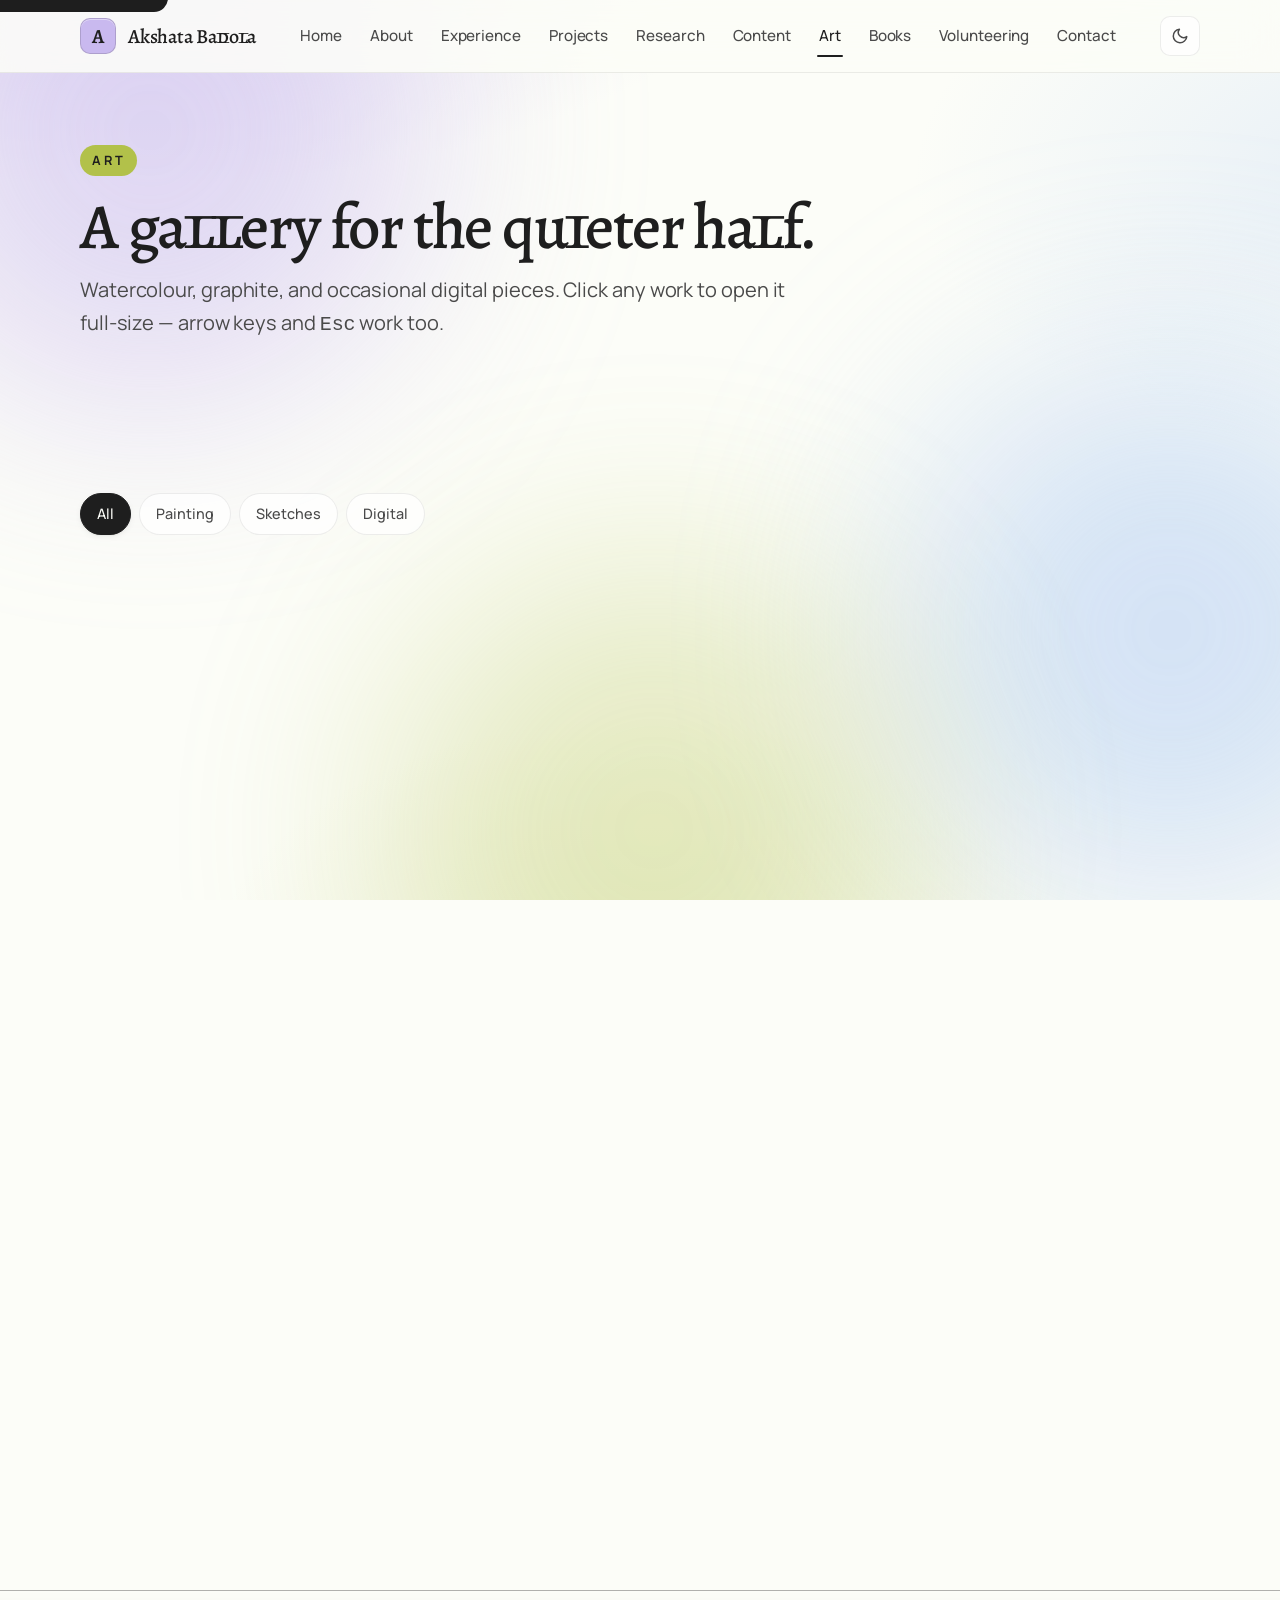
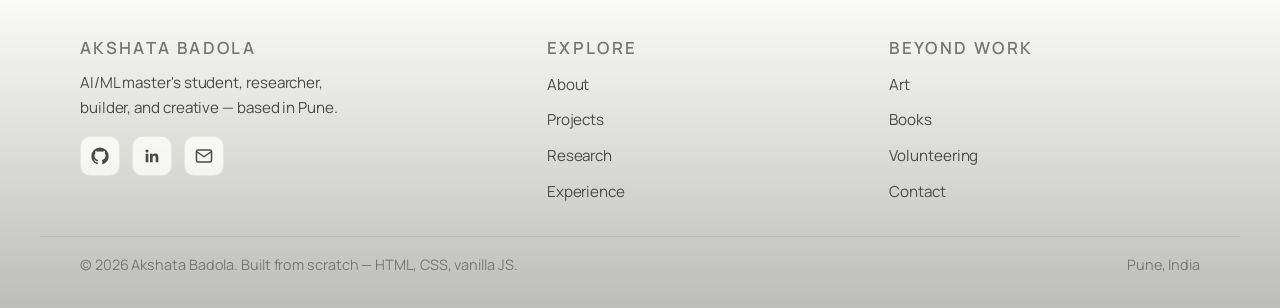
<file: art.html>
<!DOCTYPE html>
<html lang="en">
<head>
  <meta charset="UTF-8" />
  <meta name="viewport" content="width=device-width, initial-scale=1" />
  <title>Art — Akshata Badola</title>
  <meta name="description" content="Akshata's artwork — watercolour, graphite, and digital pieces, curated as a gallery." />
  <meta name="author" content="Akshata Badola" />
  <meta name="theme-color" content="#0e0f1a" />
  <meta property="og:type" content="website" />
  <meta property="og:title" content="Art — Akshata Badola" />
  <meta property="og:description" content="Akshata's artwork — watercolour, graphite, and digital pieces, curated as a gallery." />
  <meta property="og:image" content="assets/icons/og-image.svg" />
  <link rel="icon" type="image/svg+xml" href="assets/icons/favicon.svg" />
  <link rel="preconnect" href="https://fonts.googleapis.com" />
  <link rel="preconnect" href="https://fonts.gstatic.com" crossorigin />
  <link rel="stylesheet" href="https://fonts.googleapis.com/css2?family=Alegreya:ital,wght@0,400;0,500;0,600;0,700;1,400&family=Manrope:wght@400;500;600;700;800&family=JetBrains+Mono:wght@400;500&display=swap" />
  <link rel="stylesheet" href="css/base.css" />
  <link rel="stylesheet" href="css/layout.css" />
  <link rel="stylesheet" href="css/components.css" />
  <link rel="stylesheet" href="css/pages.css" />
  <link rel="stylesheet" href="css/animations.css" />
  <link rel="stylesheet" href="css/responsive.css" />
</head>
<body>
  <a href="#main" class="skip-link">Skip to content</a>
  <div class="scroll-progress"><div class="scroll-progress__bar"></div></div>
  <div class="bg-blobs" aria-hidden="true"><span></span><span></span><span></span></div>

  <header class="site-nav">
    <div class="site-nav__inner">
      <a href="index.html" class="brand">
        <span class="brand__mark">A</span>
        <span>Akshata Badola</span>
      </a>
      <nav aria-label="Primary">
        <ul class="nav-links" id="nav-links">
          <li><a href="index.html">Home</a></li>
          <li><a href="about.html">About</a></li>
          <li><a href="experience.html">Experience</a></li>
          <li><a href="projects.html">Projects</a></li>
          <li><a href="research.html">Research</a></li>
          <li><a href="content.html">Content</a></li>
          <li><a href="art.html">Art</a></li>
          <li><a href="books.html">Books</a></li>
          <li><a href="volunteering.html">Volunteering</a></li>
          <li><a href="contact.html">Contact</a></li>
        </ul>
      </nav>
      <div class="nav-actions">
        <button class="icon-btn theme-toggle" aria-label="Toggle colour theme" title="Toggle theme">
          <svg viewBox="0 0 24 24" fill="none" stroke="currentColor" stroke-width="2" stroke-linecap="round" stroke-linejoin="round"><path d="M21 12.79A9 9 0 1 1 11.21 3 7 7 0 0 0 21 12.79z"/></svg>
        </button>
        <button class="icon-btn nav-toggle" aria-label="Open menu" aria-expanded="false" aria-controls="nav-links">
          <svg viewBox="0 0 24 24" fill="none" stroke="currentColor" stroke-width="2" stroke-linecap="round" stroke-linejoin="round"><line x1="3" y1="7" x2="21" y2="7"/><line x1="3" y1="12" x2="21" y2="12"/><line x1="3" y1="17" x2="21" y2="17"/></svg>
        </button>
      </div>
    </div>
  </header>

  <main id="main">

    <section class="page-hero container">
      <span class="page-hero__eyebrow">Art</span>
      <h1>A gallery for the quieter half.</h1>
      <p>Watercolour, graphite, and occasional digital pieces. Click any work to open it full-size — arrow keys and <kbd>Esc</kbd> work too.</p>
    </section>

    <section class="container">
      <div class="filter-bar" id="art-filters" role="tablist" aria-label="Art categories"></div>
      <div class="masonry" id="art-masonry"></div>
    </section>

  </main>

  <footer class="site-footer">
    <div class="site-footer__inner">
      <div class="footer-col footer-brand">
        <h6>Akshata Badola</h6>
        <p>AI/ML master's student, researcher, builder, and creative — based in Pune.</p>
        <div class="footer-socials">
          <a href="https://github.com/[ADD-USERNAME]" target="_blank" rel="noopener" aria-label="GitHub">
            <svg viewBox="0 0 24 24" fill="currentColor"><path d="M12 .5A11.5 11.5 0 0 0 .5 12a11.5 11.5 0 0 0 7.86 10.92c.57.1.78-.25.78-.55v-2.05c-3.2.7-3.88-1.37-3.88-1.37-.52-1.33-1.28-1.68-1.28-1.68-1.05-.72.08-.7.08-.7 1.16.08 1.77 1.2 1.77 1.2 1.03 1.77 2.7 1.26 3.36.97.1-.75.4-1.26.73-1.55-2.56-.3-5.25-1.28-5.25-5.7 0-1.26.45-2.3 1.2-3.1-.12-.3-.52-1.48.1-3.08 0 0 .98-.32 3.2 1.18.93-.26 1.93-.4 2.92-.4s2 .14 2.92.4c2.22-1.5 3.2-1.18 3.2-1.18.62 1.6.23 2.78.1 3.08.76.8 1.2 1.84 1.2 3.1 0 4.43-2.7 5.4-5.27 5.7.42.36.78 1.07.78 2.16v3.2c0 .3.2.66.78.55A11.5 11.5 0 0 0 23.5 12 11.5 11.5 0 0 0 12 .5z"/></svg>
          </a>
          <a href="https://www.linkedin.com/in/[ADD-USERNAME]" target="_blank" rel="noopener" aria-label="LinkedIn">
            <svg viewBox="0 0 24 24" fill="currentColor"><path d="M20.45 20.45h-3.56v-5.57c0-1.33-.03-3.05-1.86-3.05-1.86 0-2.14 1.45-2.14 2.95v5.67H9.33V9h3.42v1.56h.05c.48-.9 1.65-1.86 3.4-1.86 3.63 0 4.3 2.39 4.3 5.5v6.25zM5.34 7.43a2.07 2.07 0 1 1 0-4.14 2.07 2.07 0 0 1 0 4.14zM7.12 20.45H3.56V9h3.56v11.45z"/></svg>
          </a>
          <a href="mailto:akshatabadola@gmail.com" aria-label="Email">
            <svg viewBox="0 0 24 24" fill="none" stroke="currentColor" stroke-width="2" stroke-linecap="round" stroke-linejoin="round"><path d="M4 4h16c1.1 0 2 .9 2 2v12c0 1.1-.9 2-2 2H4c-1.1 0-2-.9-2-2V6c0-1.1.9-2 2-2z"/><polyline points="22,6 12,13 2,6"/></svg>
          </a>
        </div>
      </div>
      <div class="footer-col">
        <h6>Explore</h6>
        <ul>
          <li><a href="about.html">About</a></li>
          <li><a href="projects.html">Projects</a></li>
          <li><a href="research.html">Research</a></li>
          <li><a href="experience.html">Experience</a></li>
        </ul>
      </div>
      <div class="footer-col">
        <h6>Beyond work</h6>
        <ul>
          <li><a href="art.html">Art</a></li>
          <li><a href="books.html">Books</a></li>
          <li><a href="volunteering.html">Volunteering</a></li>
          <li><a href="contact.html">Contact</a></li>
        </ul>
      </div>
    </div>
    <div class="site-footer__meta">
      <span>© <span data-year></span> Akshata Badola. Built from scratch — HTML, CSS, vanilla JS.</span>
      <span>Pune, India</span>
    </div>
  </footer>

  <button class="back-to-top" aria-label="Back to top">
    <svg viewBox="0 0 24 24" fill="none" stroke="currentColor" stroke-width="2.5" stroke-linecap="round" stroke-linejoin="round"><polyline points="18,15 12,9 6,15"/></svg>
  </button>

  <script src="data/data.js"></script>
  <script src="js/data-loader.js"></script>
  <script src="js/main.js"></script>
  <script src="js/gallery.js"></script>
</body>
</html>
</file>
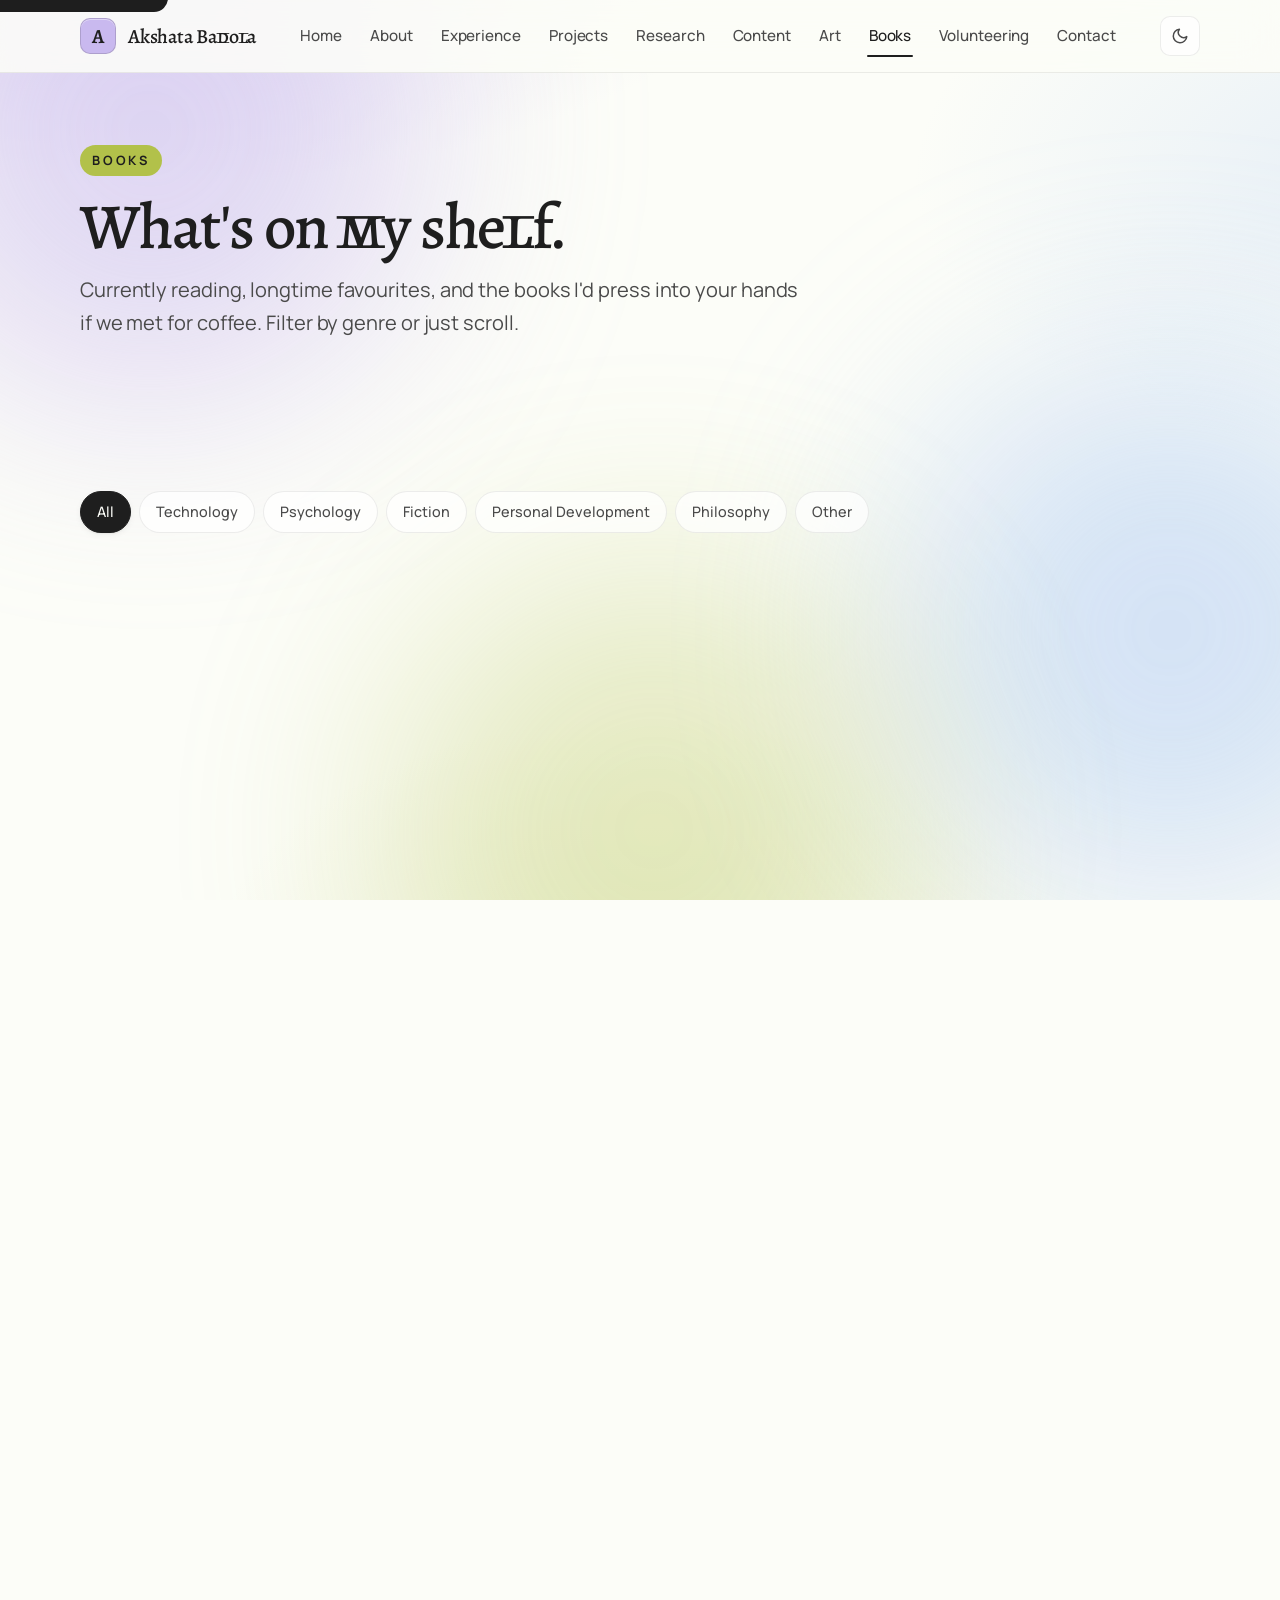
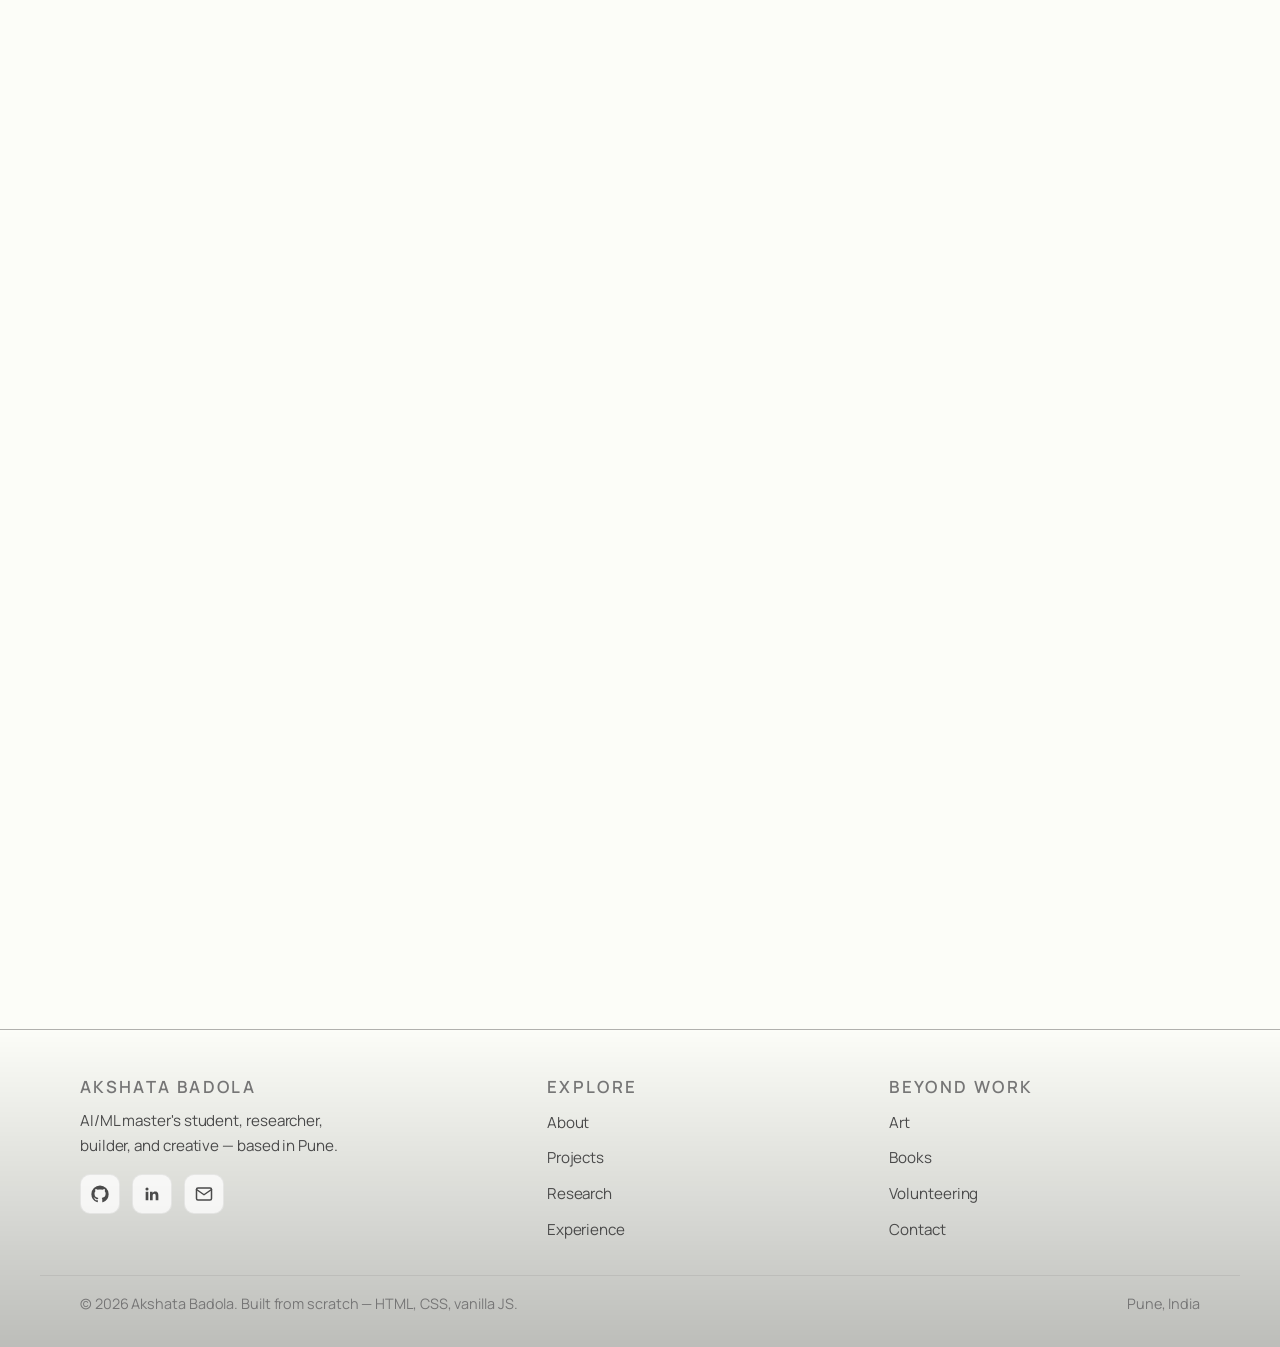
<file: books.html>
<!DOCTYPE html>
<html lang="en">
<head>
  <meta charset="UTF-8" />
  <meta name="viewport" content="width=device-width, initial-scale=1" />
  <title>Books — Akshata Badola</title>
  <meta name="description" content="A reading journal — currently reading, favourites, and recommendations from Akshata." />
  <meta name="author" content="Akshata Badola" />
  <meta name="theme-color" content="#0e0f1a" />
  <meta property="og:type" content="website" />
  <meta property="og:title" content="Books — Akshata Badola" />
  <meta property="og:description" content="A reading journal — currently reading, favourites, and recommendations from Akshata." />
  <meta property="og:image" content="assets/icons/og-image.svg" />
  <link rel="icon" type="image/svg+xml" href="assets/icons/favicon.svg" />
  <link rel="preconnect" href="https://fonts.googleapis.com" />
  <link rel="preconnect" href="https://fonts.gstatic.com" crossorigin />
  <link rel="stylesheet" href="https://fonts.googleapis.com/css2?family=Alegreya:ital,wght@0,400;0,500;0,600;0,700;1,400&family=Manrope:wght@400;500;600;700;800&family=JetBrains+Mono:wght@400;500&display=swap" />
  <link rel="stylesheet" href="css/base.css" />
  <link rel="stylesheet" href="css/layout.css" />
  <link rel="stylesheet" href="css/components.css" />
  <link rel="stylesheet" href="css/pages.css" />
  <link rel="stylesheet" href="css/animations.css" />
  <link rel="stylesheet" href="css/responsive.css" />
</head>
<body>
  <a href="#main" class="skip-link">Skip to content</a>
  <div class="scroll-progress"><div class="scroll-progress__bar"></div></div>
  <div class="bg-blobs" aria-hidden="true"><span></span><span></span><span></span></div>

  <header class="site-nav">
    <div class="site-nav__inner">
      <a href="index.html" class="brand">
        <span class="brand__mark">A</span>
        <span>Akshata Badola</span>
      </a>
      <nav aria-label="Primary">
        <ul class="nav-links" id="nav-links">
          <li><a href="index.html">Home</a></li>
          <li><a href="about.html">About</a></li>
          <li><a href="experience.html">Experience</a></li>
          <li><a href="projects.html">Projects</a></li>
          <li><a href="research.html">Research</a></li>
          <li><a href="content.html">Content</a></li>
          <li><a href="art.html">Art</a></li>
          <li><a href="books.html">Books</a></li>
          <li><a href="volunteering.html">Volunteering</a></li>
          <li><a href="contact.html">Contact</a></li>
        </ul>
      </nav>
      <div class="nav-actions">
        <button class="icon-btn theme-toggle" aria-label="Toggle colour theme" title="Toggle theme">
          <svg viewBox="0 0 24 24" fill="none" stroke="currentColor" stroke-width="2" stroke-linecap="round" stroke-linejoin="round"><path d="M21 12.79A9 9 0 1 1 11.21 3 7 7 0 0 0 21 12.79z"/></svg>
        </button>
        <button class="icon-btn nav-toggle" aria-label="Open menu" aria-expanded="false" aria-controls="nav-links">
          <svg viewBox="0 0 24 24" fill="none" stroke="currentColor" stroke-width="2" stroke-linecap="round" stroke-linejoin="round"><line x1="3" y1="7" x2="21" y2="7"/><line x1="3" y1="12" x2="21" y2="12"/><line x1="3" y1="17" x2="21" y2="17"/></svg>
        </button>
      </div>
    </div>
  </header>

  <main id="main">

    <section class="page-hero container">
      <span class="page-hero__eyebrow">Books</span>
      <h1>What's on my shelf.</h1>
      <p>Currently reading, longtime favourites, and the books I'd press into your hands if we met for coffee. Filter by genre or just scroll.</p>
    </section>

    <section class="container">
      <div class="filter-bar" id="book-filters" role="tablist" aria-label="Book genres"></div>
      <div id="bookshelf"></div>
    </section>

  </main>

  <footer class="site-footer">
    <div class="site-footer__inner">
      <div class="footer-col footer-brand">
        <h6>Akshata Badola</h6>
        <p>AI/ML master's student, researcher, builder, and creative — based in Pune.</p>
        <div class="footer-socials">
          <a href="https://github.com/[ADD-USERNAME]" target="_blank" rel="noopener" aria-label="GitHub">
            <svg viewBox="0 0 24 24" fill="currentColor"><path d="M12 .5A11.5 11.5 0 0 0 .5 12a11.5 11.5 0 0 0 7.86 10.92c.57.1.78-.25.78-.55v-2.05c-3.2.7-3.88-1.37-3.88-1.37-.52-1.33-1.28-1.68-1.28-1.68-1.05-.72.08-.7.08-.7 1.16.08 1.77 1.2 1.77 1.2 1.03 1.77 2.7 1.26 3.36.97.1-.75.4-1.26.73-1.55-2.56-.3-5.25-1.28-5.25-5.7 0-1.26.45-2.3 1.2-3.1-.12-.3-.52-1.48.1-3.08 0 0 .98-.32 3.2 1.18.93-.26 1.93-.4 2.92-.4s2 .14 2.92.4c2.22-1.5 3.2-1.18 3.2-1.18.62 1.6.23 2.78.1 3.08.76.8 1.2 1.84 1.2 3.1 0 4.43-2.7 5.4-5.27 5.7.42.36.78 1.07.78 2.16v3.2c0 .3.2.66.78.55A11.5 11.5 0 0 0 23.5 12 11.5 11.5 0 0 0 12 .5z"/></svg>
          </a>
          <a href="https://www.linkedin.com/in/[ADD-USERNAME]" target="_blank" rel="noopener" aria-label="LinkedIn">
            <svg viewBox="0 0 24 24" fill="currentColor"><path d="M20.45 20.45h-3.56v-5.57c0-1.33-.03-3.05-1.86-3.05-1.86 0-2.14 1.45-2.14 2.95v5.67H9.33V9h3.42v1.56h.05c.48-.9 1.65-1.86 3.4-1.86 3.63 0 4.3 2.39 4.3 5.5v6.25zM5.34 7.43a2.07 2.07 0 1 1 0-4.14 2.07 2.07 0 0 1 0 4.14zM7.12 20.45H3.56V9h3.56v11.45z"/></svg>
          </a>
          <a href="mailto:akshatabadola@gmail.com" aria-label="Email">
            <svg viewBox="0 0 24 24" fill="none" stroke="currentColor" stroke-width="2" stroke-linecap="round" stroke-linejoin="round"><path d="M4 4h16c1.1 0 2 .9 2 2v12c0 1.1-.9 2-2 2H4c-1.1 0-2-.9-2-2V6c0-1.1.9-2 2-2z"/><polyline points="22,6 12,13 2,6"/></svg>
          </a>
        </div>
      </div>
      <div class="footer-col">
        <h6>Explore</h6>
        <ul>
          <li><a href="about.html">About</a></li>
          <li><a href="projects.html">Projects</a></li>
          <li><a href="research.html">Research</a></li>
          <li><a href="experience.html">Experience</a></li>
        </ul>
      </div>
      <div class="footer-col">
        <h6>Beyond work</h6>
        <ul>
          <li><a href="art.html">Art</a></li>
          <li><a href="books.html">Books</a></li>
          <li><a href="volunteering.html">Volunteering</a></li>
          <li><a href="contact.html">Contact</a></li>
        </ul>
      </div>
    </div>
    <div class="site-footer__meta">
      <span>© <span data-year></span> Akshata Badola. Built from scratch — HTML, CSS, vanilla JS.</span>
      <span>Pune, India</span>
    </div>
  </footer>

  <button class="back-to-top" aria-label="Back to top">
    <svg viewBox="0 0 24 24" fill="none" stroke="currentColor" stroke-width="2.5" stroke-linecap="round" stroke-linejoin="round"><polyline points="18,15 12,9 6,15"/></svg>
  </button>

  <script src="data/data.js"></script>
  <script src="js/data-loader.js"></script>
  <script src="js/main.js"></script>
  <script src="js/books.js"></script>
</body>
</html>
</file>
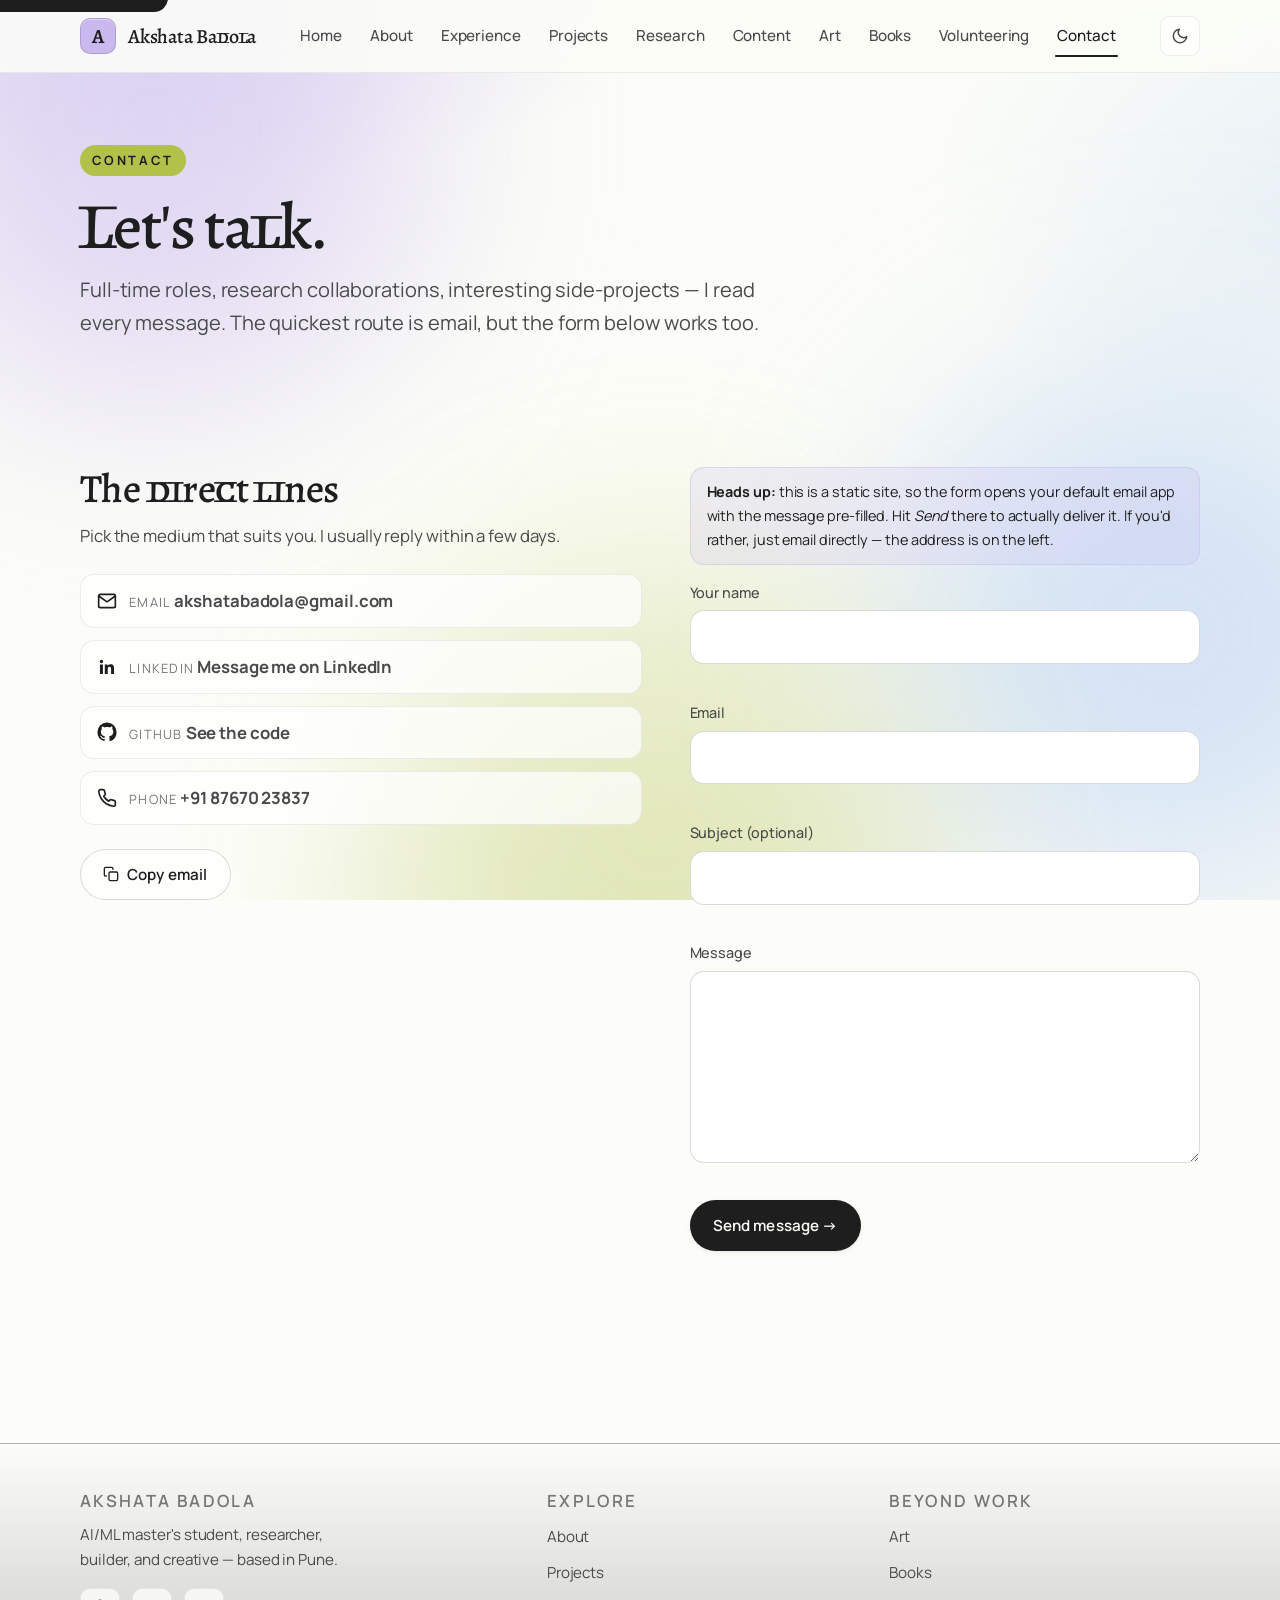
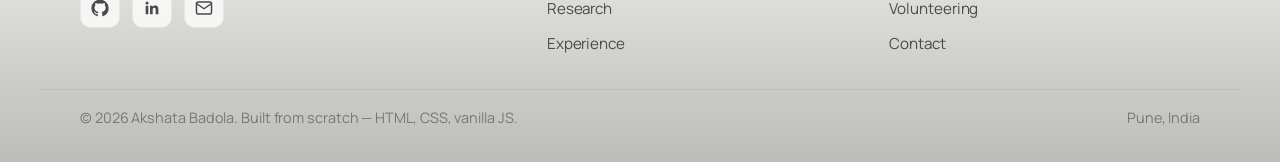
<file: contact.html>
<!DOCTYPE html>
<html lang="en">
<head>
  <meta charset="UTF-8" />
  <meta name="viewport" content="width=device-width, initial-scale=1" />
  <title>Contact — Akshata Badola</title>
  <meta name="description" content="Reach Akshata Badola by email, LinkedIn, GitHub, or the contact form." />
  <meta name="author" content="Akshata Badola" />
  <meta name="theme-color" content="#0e0f1a" />
  <meta property="og:type" content="website" />
  <meta property="og:title" content="Contact — Akshata Badola" />
  <meta property="og:description" content="Reach Akshata Badola by email, LinkedIn, GitHub, or the contact form." />
  <meta property="og:image" content="assets/icons/og-image.svg" />
  <link rel="icon" type="image/svg+xml" href="assets/icons/favicon.svg" />
  <link rel="preconnect" href="https://fonts.googleapis.com" />
  <link rel="preconnect" href="https://fonts.gstatic.com" crossorigin />
  <link rel="stylesheet" href="https://fonts.googleapis.com/css2?family=Alegreya:ital,wght@0,400;0,500;0,600;0,700;1,400&family=Manrope:wght@400;500;600;700;800&family=JetBrains+Mono:wght@400;500&display=swap" />
  <link rel="stylesheet" href="css/base.css" />
  <link rel="stylesheet" href="css/layout.css" />
  <link rel="stylesheet" href="css/components.css" />
  <link rel="stylesheet" href="css/pages.css" />
  <link rel="stylesheet" href="css/animations.css" />
  <link rel="stylesheet" href="css/responsive.css" />
</head>
<body>
  <a href="#main" class="skip-link">Skip to content</a>
  <div class="scroll-progress"><div class="scroll-progress__bar"></div></div>
  <div class="bg-blobs" aria-hidden="true"><span></span><span></span><span></span></div>

  <header class="site-nav">
    <div class="site-nav__inner">
      <a href="index.html" class="brand">
        <span class="brand__mark">A</span>
        <span>Akshata Badola</span>
      </a>
      <nav aria-label="Primary">
        <ul class="nav-links" id="nav-links">
          <li><a href="index.html">Home</a></li>
          <li><a href="about.html">About</a></li>
          <li><a href="experience.html">Experience</a></li>
          <li><a href="projects.html">Projects</a></li>
          <li><a href="research.html">Research</a></li>
          <li><a href="content.html">Content</a></li>
          <li><a href="art.html">Art</a></li>
          <li><a href="books.html">Books</a></li>
          <li><a href="volunteering.html">Volunteering</a></li>
          <li><a href="contact.html">Contact</a></li>
        </ul>
      </nav>
      <div class="nav-actions">
        <button class="icon-btn theme-toggle" aria-label="Toggle colour theme" title="Toggle theme">
          <svg viewBox="0 0 24 24" fill="none" stroke="currentColor" stroke-width="2" stroke-linecap="round" stroke-linejoin="round"><path d="M21 12.79A9 9 0 1 1 11.21 3 7 7 0 0 0 21 12.79z"/></svg>
        </button>
        <button class="icon-btn nav-toggle" aria-label="Open menu" aria-expanded="false" aria-controls="nav-links">
          <svg viewBox="0 0 24 24" fill="none" stroke="currentColor" stroke-width="2" stroke-linecap="round" stroke-linejoin="round"><line x1="3" y1="7" x2="21" y2="7"/><line x1="3" y1="12" x2="21" y2="12"/><line x1="3" y1="17" x2="21" y2="17"/></svg>
        </button>
      </div>
    </div>
  </header>

  <main id="main">

    <section class="page-hero container">
      <span class="page-hero__eyebrow">Contact</span>
      <h1>Let's talk.</h1>
      <p>Full-time roles, research collaborations, interesting side-projects — I read every message. The quickest route is email, but the form below works too.</p>
    </section>

    <section class="container">
      <div class="contact-grid">
        <aside class="contact-aside">
          <h3>The direct lines</h3>
          <p>Pick the medium that suits you. I usually reply within a few days.</p>

          <div class="contact-list">
            <a href="mailto:akshatabadola@gmail.com">
              <svg viewBox="0 0 24 24" fill="none" stroke="currentColor" stroke-width="2" stroke-linecap="round" stroke-linejoin="round"><path d="M4 4h16c1.1 0 2 .9 2 2v12c0 1.1-.9 2-2 2H4c-1.1 0-2-.9-2-2V6c0-1.1.9-2 2-2z"/><polyline points="22,6 12,13 2,6"/></svg>
              <span>
                <span class="label">Email</span>
                <strong>akshatabadola@gmail.com</strong>
              </span>
            </a>
            <a href="https://www.linkedin.com/in/[ADD-USERNAME]" target="_blank" rel="noopener">
              <svg viewBox="0 0 24 24" fill="currentColor"><path d="M20.45 20.45h-3.56v-5.57c0-1.33-.03-3.05-1.86-3.05-1.86 0-2.14 1.45-2.14 2.95v5.67H9.33V9h3.42v1.56h.05c.48-.9 1.65-1.86 3.4-1.86 3.63 0 4.3 2.39 4.3 5.5v6.25zM5.34 7.43a2.07 2.07 0 1 1 0-4.14 2.07 2.07 0 0 1 0 4.14zM7.12 20.45H3.56V9h3.56v11.45z"/></svg>
              <span>
                <span class="label">LinkedIn</span>
                <strong>Message me on LinkedIn</strong>
              </span>
            </a>
            <a href="https://github.com/[ADD-USERNAME]" target="_blank" rel="noopener">
              <svg viewBox="0 0 24 24" fill="currentColor"><path d="M12 .5A11.5 11.5 0 0 0 .5 12a11.5 11.5 0 0 0 7.86 10.92c.57.1.78-.25.78-.55v-2.05c-3.2.7-3.88-1.37-3.88-1.37-.52-1.33-1.28-1.68-1.28-1.68-1.05-.72.08-.7.08-.7 1.16.08 1.77 1.2 1.77 1.2 1.03 1.77 2.7 1.26 3.36.97.1-.75.4-1.26.73-1.55-2.56-.3-5.25-1.28-5.25-5.7 0-1.26.45-2.3 1.2-3.1-.12-.3-.52-1.48.1-3.08 0 0 .98-.32 3.2 1.18.93-.26 1.93-.4 2.92-.4s2 .14 2.92.4c2.22-1.5 3.2-1.18 3.2-1.18.62 1.6.23 2.78.1 3.08.76.8 1.2 1.84 1.2 3.1 0 4.43-2.7 5.4-5.27 5.7.42.36.78 1.07.78 2.16v3.2c0 .3.2.66.78.55A11.5 11.5 0 0 0 23.5 12 11.5 11.5 0 0 0 12 .5z"/></svg>
              <span>
                <span class="label">GitHub</span>
                <strong>See the code</strong>
              </span>
            </a>
            <a href="tel:+918767023837">
              <svg viewBox="0 0 24 24" fill="none" stroke="currentColor" stroke-width="2" stroke-linecap="round" stroke-linejoin="round"><path d="M22 16.92v3a2 2 0 0 1-2.18 2 19.79 19.79 0 0 1-8.63-3.07 19.5 19.5 0 0 1-6-6 19.79 19.79 0 0 1-3.07-8.67A2 2 0 0 1 4.11 2h3a2 2 0 0 1 2 1.72c.13.96.37 1.9.72 2.81a2 2 0 0 1-.45 2.11L8.09 9.91a16 16 0 0 0 6 6l1.27-1.27a2 2 0 0 1 2.11-.45c.91.35 1.85.59 2.81.72A2 2 0 0 1 22 16.92z"/></svg>
              <span>
                <span class="label">Phone</span>
                <strong>+91 87670 23837</strong>
              </span>
            </a>
          </div>

          <div style="margin-top:1.5rem">
            <button class="btn btn-secondary" data-copy="akshatabadola@gmail.com">
              <svg viewBox="0 0 24 24" fill="none" stroke="currentColor" stroke-width="2" stroke-linecap="round" stroke-linejoin="round" style="width:16px;height:16px"><rect x="9" y="9" width="13" height="13" rx="2"/><path d="M5 15H4a2 2 0 0 1-2-2V4a2 2 0 0 1 2-2h9a2 2 0 0 1 2 2v1"/></svg>
              Copy email
            </button>
          </div>
        </aside>

        <div>
          <form id="contact-form" class="form-grid" novalidate data-recipient="akshatabadola@gmail.com">
            <div class="form-note">
              <strong>Heads up:</strong> this is a static site, so the form opens your default email app with the message pre-filled. Hit <em>Send</em> there to actually deliver it. If you'd rather, just email directly — the address is on the left.
            </div>
            <div class="form-field">
              <label for="f-name">Your name</label>
              <input id="f-name" name="name" type="text" autocomplete="name" required />
              <span class="form-error" aria-live="polite"></span>
            </div>
            <div class="form-field">
              <label for="f-email">Email</label>
              <input id="f-email" name="email" type="email" autocomplete="email" required />
              <span class="form-error" aria-live="polite"></span>
            </div>
            <div class="form-field">
              <label for="f-subject">Subject (optional)</label>
              <input id="f-subject" name="subject" type="text" />
              <span class="form-error" aria-live="polite"></span>
            </div>
            <div class="form-field">
              <label for="f-message">Message</label>
              <textarea id="f-message" name="message" rows="6" required></textarea>
              <span class="form-error" aria-live="polite"></span>
            </div>
            <div>
              <button type="submit" class="btn btn-primary">Send message →</button>
            </div>
          </form>
        </div>
      </div>
    </section>

  </main>

  <footer class="site-footer">
    <div class="site-footer__inner">
      <div class="footer-col footer-brand">
        <h6>Akshata Badola</h6>
        <p>AI/ML master's student, researcher, builder, and creative — based in Pune.</p>
        <div class="footer-socials">
          <a href="https://github.com/[ADD-USERNAME]" target="_blank" rel="noopener" aria-label="GitHub">
            <svg viewBox="0 0 24 24" fill="currentColor"><path d="M12 .5A11.5 11.5 0 0 0 .5 12a11.5 11.5 0 0 0 7.86 10.92c.57.1.78-.25.78-.55v-2.05c-3.2.7-3.88-1.37-3.88-1.37-.52-1.33-1.28-1.68-1.28-1.68-1.05-.72.08-.7.08-.7 1.16.08 1.77 1.2 1.77 1.2 1.03 1.77 2.7 1.26 3.36.97.1-.75.4-1.26.73-1.55-2.56-.3-5.25-1.28-5.25-5.7 0-1.26.45-2.3 1.2-3.1-.12-.3-.52-1.48.1-3.08 0 0 .98-.32 3.2 1.18.93-.26 1.93-.4 2.92-.4s2 .14 2.92.4c2.22-1.5 3.2-1.18 3.2-1.18.62 1.6.23 2.78.1 3.08.76.8 1.2 1.84 1.2 3.1 0 4.43-2.7 5.4-5.27 5.7.42.36.78 1.07.78 2.16v3.2c0 .3.2.66.78.55A11.5 11.5 0 0 0 23.5 12 11.5 11.5 0 0 0 12 .5z"/></svg>
          </a>
          <a href="https://www.linkedin.com/in/[ADD-USERNAME]" target="_blank" rel="noopener" aria-label="LinkedIn">
            <svg viewBox="0 0 24 24" fill="currentColor"><path d="M20.45 20.45h-3.56v-5.57c0-1.33-.03-3.05-1.86-3.05-1.86 0-2.14 1.45-2.14 2.95v5.67H9.33V9h3.42v1.56h.05c.48-.9 1.65-1.86 3.4-1.86 3.63 0 4.3 2.39 4.3 5.5v6.25zM5.34 7.43a2.07 2.07 0 1 1 0-4.14 2.07 2.07 0 0 1 0 4.14zM7.12 20.45H3.56V9h3.56v11.45z"/></svg>
          </a>
          <a href="mailto:akshatabadola@gmail.com" aria-label="Email">
            <svg viewBox="0 0 24 24" fill="none" stroke="currentColor" stroke-width="2" stroke-linecap="round" stroke-linejoin="round"><path d="M4 4h16c1.1 0 2 .9 2 2v12c0 1.1-.9 2-2 2H4c-1.1 0-2-.9-2-2V6c0-1.1.9-2 2-2z"/><polyline points="22,6 12,13 2,6"/></svg>
          </a>
        </div>
      </div>
      <div class="footer-col">
        <h6>Explore</h6>
        <ul>
          <li><a href="about.html">About</a></li>
          <li><a href="projects.html">Projects</a></li>
          <li><a href="research.html">Research</a></li>
          <li><a href="experience.html">Experience</a></li>
        </ul>
      </div>
      <div class="footer-col">
        <h6>Beyond work</h6>
        <ul>
          <li><a href="art.html">Art</a></li>
          <li><a href="books.html">Books</a></li>
          <li><a href="volunteering.html">Volunteering</a></li>
          <li><a href="contact.html">Contact</a></li>
        </ul>
      </div>
    </div>
    <div class="site-footer__meta">
      <span>© <span data-year></span> Akshata Badola. Built from scratch — HTML, CSS, vanilla JS.</span>
      <span>Pune, India</span>
    </div>
  </footer>

  <button class="back-to-top" aria-label="Back to top">
    <svg viewBox="0 0 24 24" fill="none" stroke="currentColor" stroke-width="2.5" stroke-linecap="round" stroke-linejoin="round"><polyline points="18,15 12,9 6,15"/></svg>
  </button>

  <script src="data/data.js"></script>
  <script src="js/data-loader.js"></script>
  <script src="js/main.js"></script>
  <script src="js/form.js"></script>
</body>
</html>
</file>
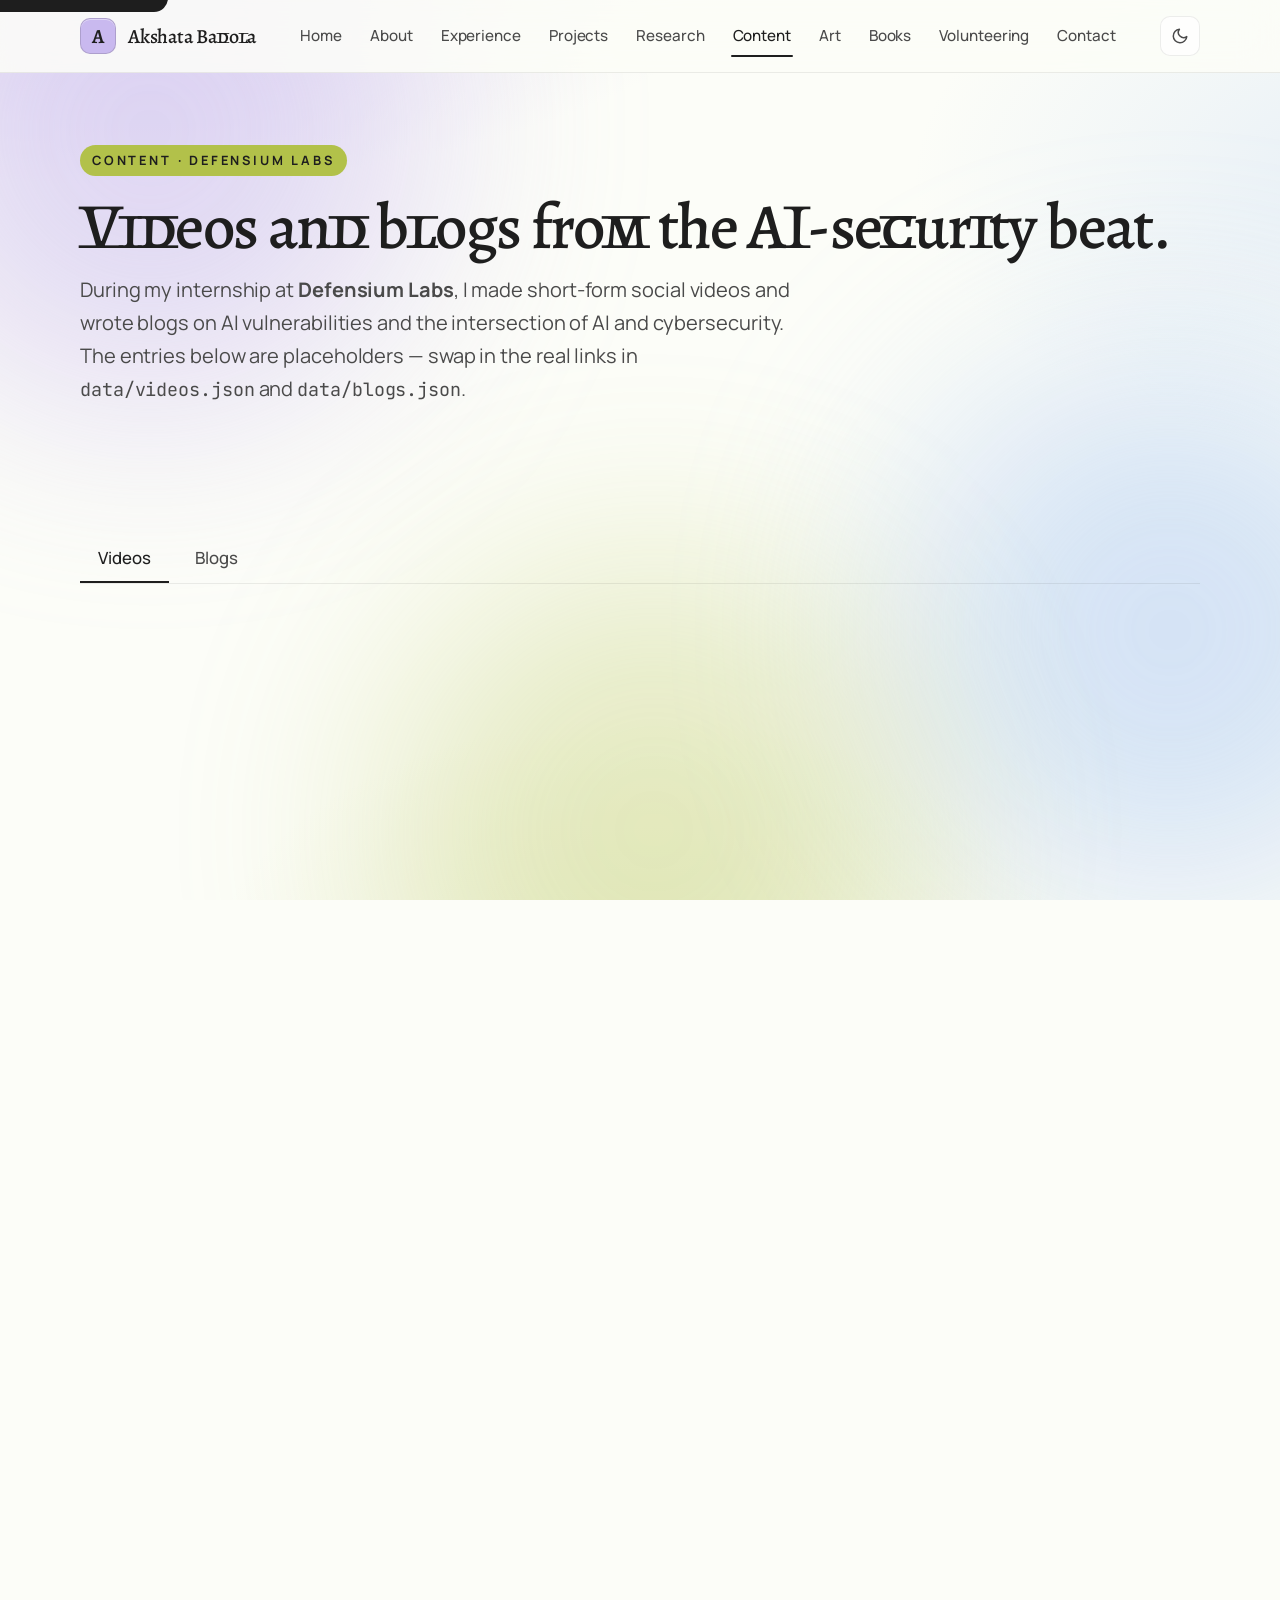
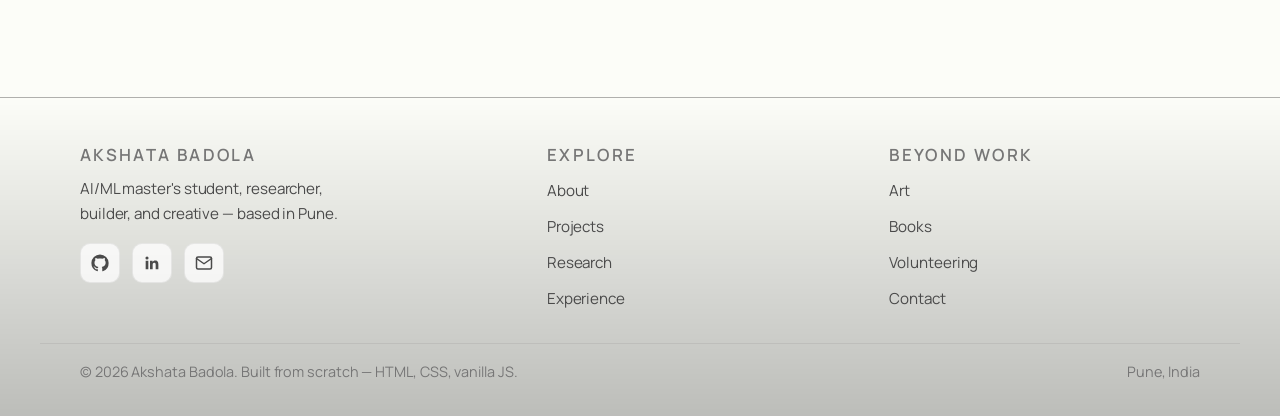
<file: content.html>
<!DOCTYPE html>
<html lang="en">
<head>
  <meta charset="UTF-8" />
  <meta name="viewport" content="width=device-width, initial-scale=1" />
  <title>Content — Defensium Labs videos & blogs</title>
  <meta name="description" content="Short-form videos and blog posts Akshata created during her AI-security internship at Defensium Labs." />
  <meta name="author" content="Akshata Badola" />
  <meta name="theme-color" content="#0e0f1a" />
  <meta property="og:type" content="website" />
  <meta property="og:title" content="Content — Defensium Labs videos & blogs" />
  <meta property="og:description" content="Short-form videos and blog posts Akshata created during her AI-security internship at Defensium Labs." />
  <meta property="og:image" content="assets/icons/og-image.svg" />
  <link rel="icon" type="image/svg+xml" href="assets/icons/favicon.svg" />
  <link rel="preconnect" href="https://fonts.googleapis.com" />
  <link rel="preconnect" href="https://fonts.gstatic.com" crossorigin />
  <link rel="stylesheet" href="https://fonts.googleapis.com/css2?family=Alegreya:ital,wght@0,400;0,500;0,600;0,700;1,400&family=Manrope:wght@400;500;600;700;800&family=JetBrains+Mono:wght@400;500&display=swap" />
  <link rel="stylesheet" href="css/base.css" />
  <link rel="stylesheet" href="css/layout.css" />
  <link rel="stylesheet" href="css/components.css" />
  <link rel="stylesheet" href="css/pages.css" />
  <link rel="stylesheet" href="css/animations.css" />
  <link rel="stylesheet" href="css/responsive.css" />
</head>
<body>
  <a href="#main" class="skip-link">Skip to content</a>
  <div class="scroll-progress"><div class="scroll-progress__bar"></div></div>
  <div class="bg-blobs" aria-hidden="true"><span></span><span></span><span></span></div>

  <header class="site-nav">
    <div class="site-nav__inner">
      <a href="index.html" class="brand">
        <span class="brand__mark">A</span>
        <span>Akshata Badola</span>
      </a>
      <nav aria-label="Primary">
        <ul class="nav-links" id="nav-links">
          <li><a href="index.html">Home</a></li>
          <li><a href="about.html">About</a></li>
          <li><a href="experience.html">Experience</a></li>
          <li><a href="projects.html">Projects</a></li>
          <li><a href="research.html">Research</a></li>
          <li><a href="content.html">Content</a></li>
          <li><a href="art.html">Art</a></li>
          <li><a href="books.html">Books</a></li>
          <li><a href="volunteering.html">Volunteering</a></li>
          <li><a href="contact.html">Contact</a></li>
        </ul>
      </nav>
      <div class="nav-actions">
        <button class="icon-btn theme-toggle" aria-label="Toggle colour theme" title="Toggle theme">
          <svg viewBox="0 0 24 24" fill="none" stroke="currentColor" stroke-width="2" stroke-linecap="round" stroke-linejoin="round"><path d="M21 12.79A9 9 0 1 1 11.21 3 7 7 0 0 0 21 12.79z"/></svg>
        </button>
        <button class="icon-btn nav-toggle" aria-label="Open menu" aria-expanded="false" aria-controls="nav-links">
          <svg viewBox="0 0 24 24" fill="none" stroke="currentColor" stroke-width="2" stroke-linecap="round" stroke-linejoin="round"><line x1="3" y1="7" x2="21" y2="7"/><line x1="3" y1="12" x2="21" y2="12"/><line x1="3" y1="17" x2="21" y2="17"/></svg>
        </button>
      </div>
    </div>
  </header>

  <main id="main">

    <section class="page-hero container">
      <span class="page-hero__eyebrow">Content · Defensium Labs</span>
      <h1>Videos and blogs from the AI-security beat.</h1>
      <p>During my internship at <strong>Defensium Labs</strong>, I made short-form social videos and wrote blogs on AI vulnerabilities and the intersection of AI and cybersecurity. The entries below are placeholders — swap in the real links in <code>data/videos.json</code> and <code>data/blogs.json</code>.</p>
    </section>

    <section class="container">
      <div class="tabs" role="tablist" aria-label="Content type">
        <button class="tab is-active" data-panel="panel-videos" role="tab">Videos</button>
        <button class="tab" data-panel="panel-blogs" role="tab">Blogs</button>
      </div>

      <section id="panel-videos" class="tab-panel is-active" role="tabpanel">
        <div class="card-grid" id="videos-grid" style="grid-template-columns:repeat(auto-fill,minmax(240px,1fr))"></div>
      </section>

      <section id="panel-blogs" class="tab-panel" role="tabpanel">
        <div id="blogs-list" style="display:grid;gap:1.25rem"></div>
      </section>
    </section>

  </main>

  <footer class="site-footer">
    <div class="site-footer__inner">
      <div class="footer-col footer-brand">
        <h6>Akshata Badola</h6>
        <p>AI/ML master's student, researcher, builder, and creative — based in Pune.</p>
        <div class="footer-socials">
          <a href="https://github.com/[ADD-USERNAME]" target="_blank" rel="noopener" aria-label="GitHub">
            <svg viewBox="0 0 24 24" fill="currentColor"><path d="M12 .5A11.5 11.5 0 0 0 .5 12a11.5 11.5 0 0 0 7.86 10.92c.57.1.78-.25.78-.55v-2.05c-3.2.7-3.88-1.37-3.88-1.37-.52-1.33-1.28-1.68-1.28-1.68-1.05-.72.08-.7.08-.7 1.16.08 1.77 1.2 1.77 1.2 1.03 1.77 2.7 1.26 3.36.97.1-.75.4-1.26.73-1.55-2.56-.3-5.25-1.28-5.25-5.7 0-1.26.45-2.3 1.2-3.1-.12-.3-.52-1.48.1-3.08 0 0 .98-.32 3.2 1.18.93-.26 1.93-.4 2.92-.4s2 .14 2.92.4c2.22-1.5 3.2-1.18 3.2-1.18.62 1.6.23 2.78.1 3.08.76.8 1.2 1.84 1.2 3.1 0 4.43-2.7 5.4-5.27 5.7.42.36.78 1.07.78 2.16v3.2c0 .3.2.66.78.55A11.5 11.5 0 0 0 23.5 12 11.5 11.5 0 0 0 12 .5z"/></svg>
          </a>
          <a href="https://www.linkedin.com/in/[ADD-USERNAME]" target="_blank" rel="noopener" aria-label="LinkedIn">
            <svg viewBox="0 0 24 24" fill="currentColor"><path d="M20.45 20.45h-3.56v-5.57c0-1.33-.03-3.05-1.86-3.05-1.86 0-2.14 1.45-2.14 2.95v5.67H9.33V9h3.42v1.56h.05c.48-.9 1.65-1.86 3.4-1.86 3.63 0 4.3 2.39 4.3 5.5v6.25zM5.34 7.43a2.07 2.07 0 1 1 0-4.14 2.07 2.07 0 0 1 0 4.14zM7.12 20.45H3.56V9h3.56v11.45z"/></svg>
          </a>
          <a href="mailto:akshatabadola@gmail.com" aria-label="Email">
            <svg viewBox="0 0 24 24" fill="none" stroke="currentColor" stroke-width="2" stroke-linecap="round" stroke-linejoin="round"><path d="M4 4h16c1.1 0 2 .9 2 2v12c0 1.1-.9 2-2 2H4c-1.1 0-2-.9-2-2V6c0-1.1.9-2 2-2z"/><polyline points="22,6 12,13 2,6"/></svg>
          </a>
        </div>
      </div>
      <div class="footer-col">
        <h6>Explore</h6>
        <ul>
          <li><a href="about.html">About</a></li>
          <li><a href="projects.html">Projects</a></li>
          <li><a href="research.html">Research</a></li>
          <li><a href="experience.html">Experience</a></li>
        </ul>
      </div>
      <div class="footer-col">
        <h6>Beyond work</h6>
        <ul>
          <li><a href="art.html">Art</a></li>
          <li><a href="books.html">Books</a></li>
          <li><a href="volunteering.html">Volunteering</a></li>
          <li><a href="contact.html">Contact</a></li>
        </ul>
      </div>
    </div>
    <div class="site-footer__meta">
      <span>© <span data-year></span> Akshata Badola. Built from scratch — HTML, CSS, vanilla JS.</span>
      <span>Pune, India</span>
    </div>
  </footer>

  <button class="back-to-top" aria-label="Back to top">
    <svg viewBox="0 0 24 24" fill="none" stroke="currentColor" stroke-width="2.5" stroke-linecap="round" stroke-linejoin="round"><polyline points="18,15 12,9 6,15"/></svg>
  </button>

  <script src="data/data.js"></script>
  <script src="js/data-loader.js"></script>
  <script src="js/main.js"></script>
  <script src="js/content.js"></script>
</body>
</html>
</file>
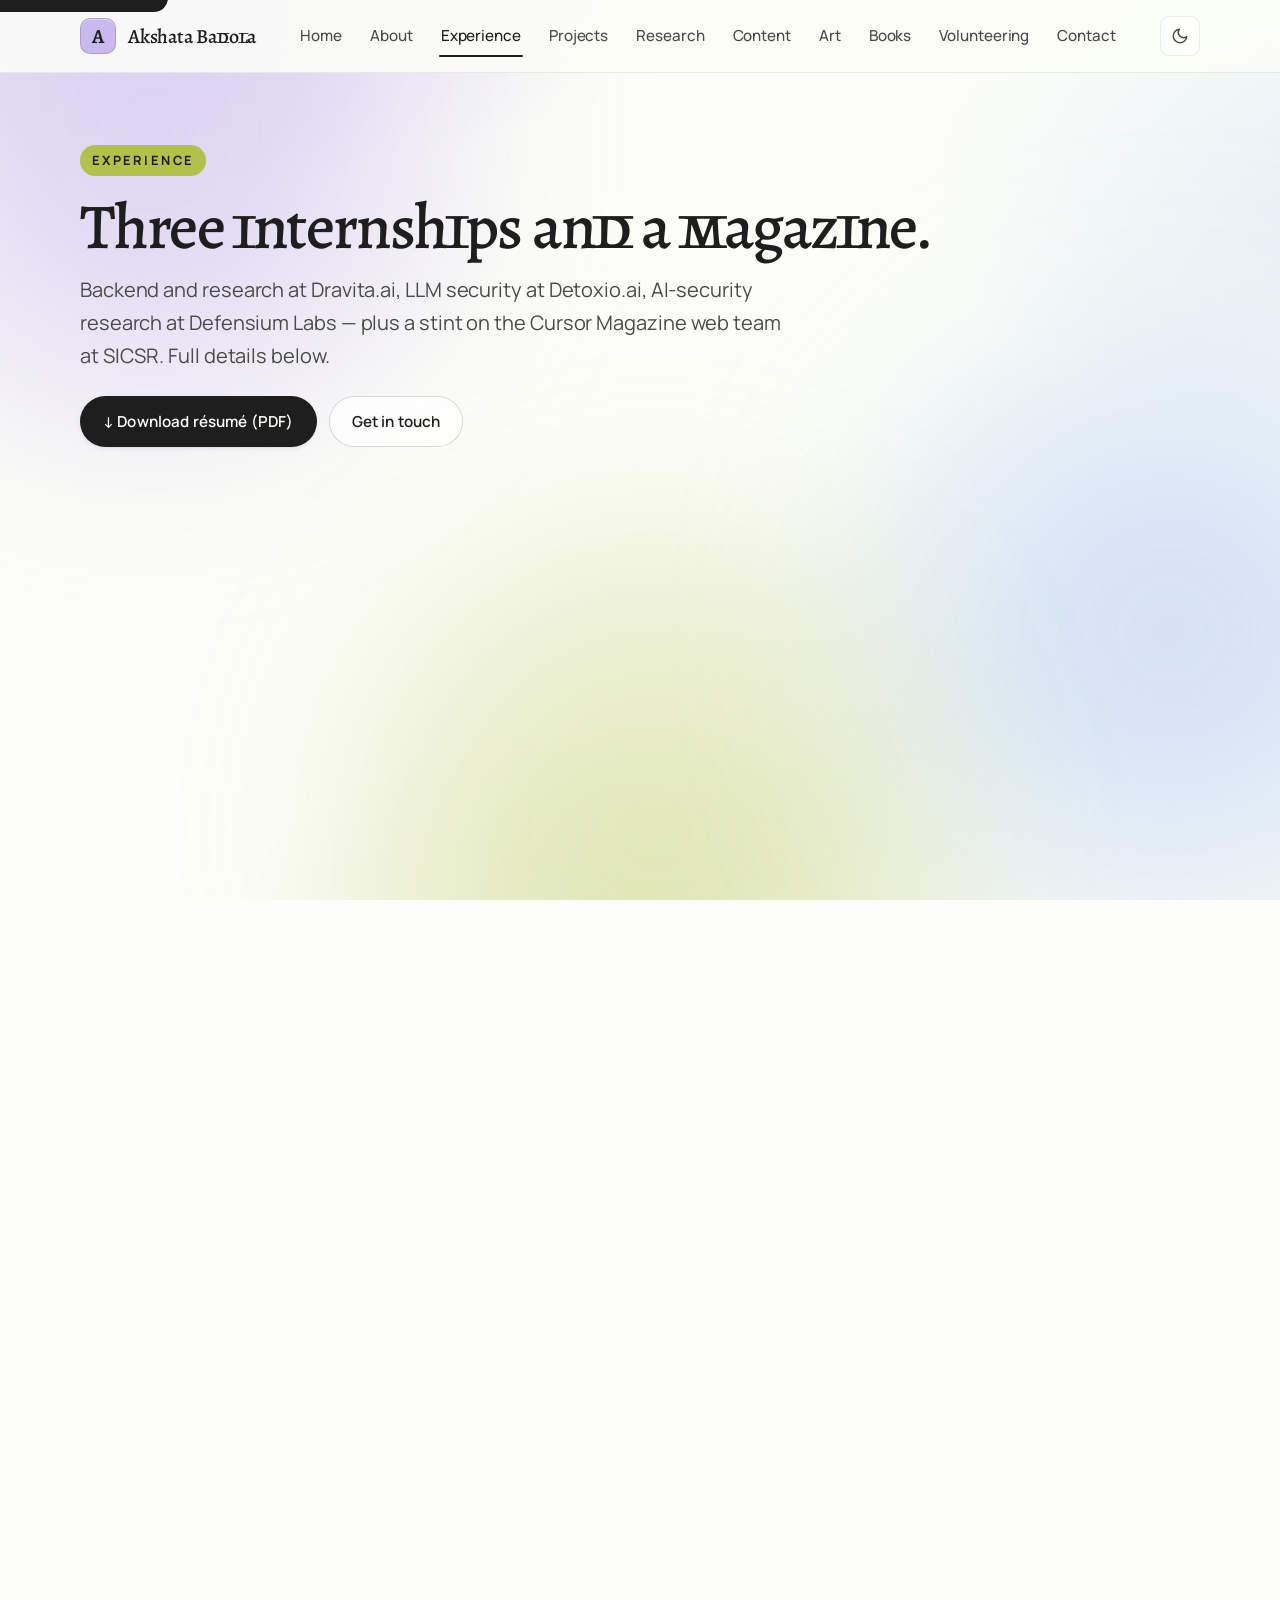
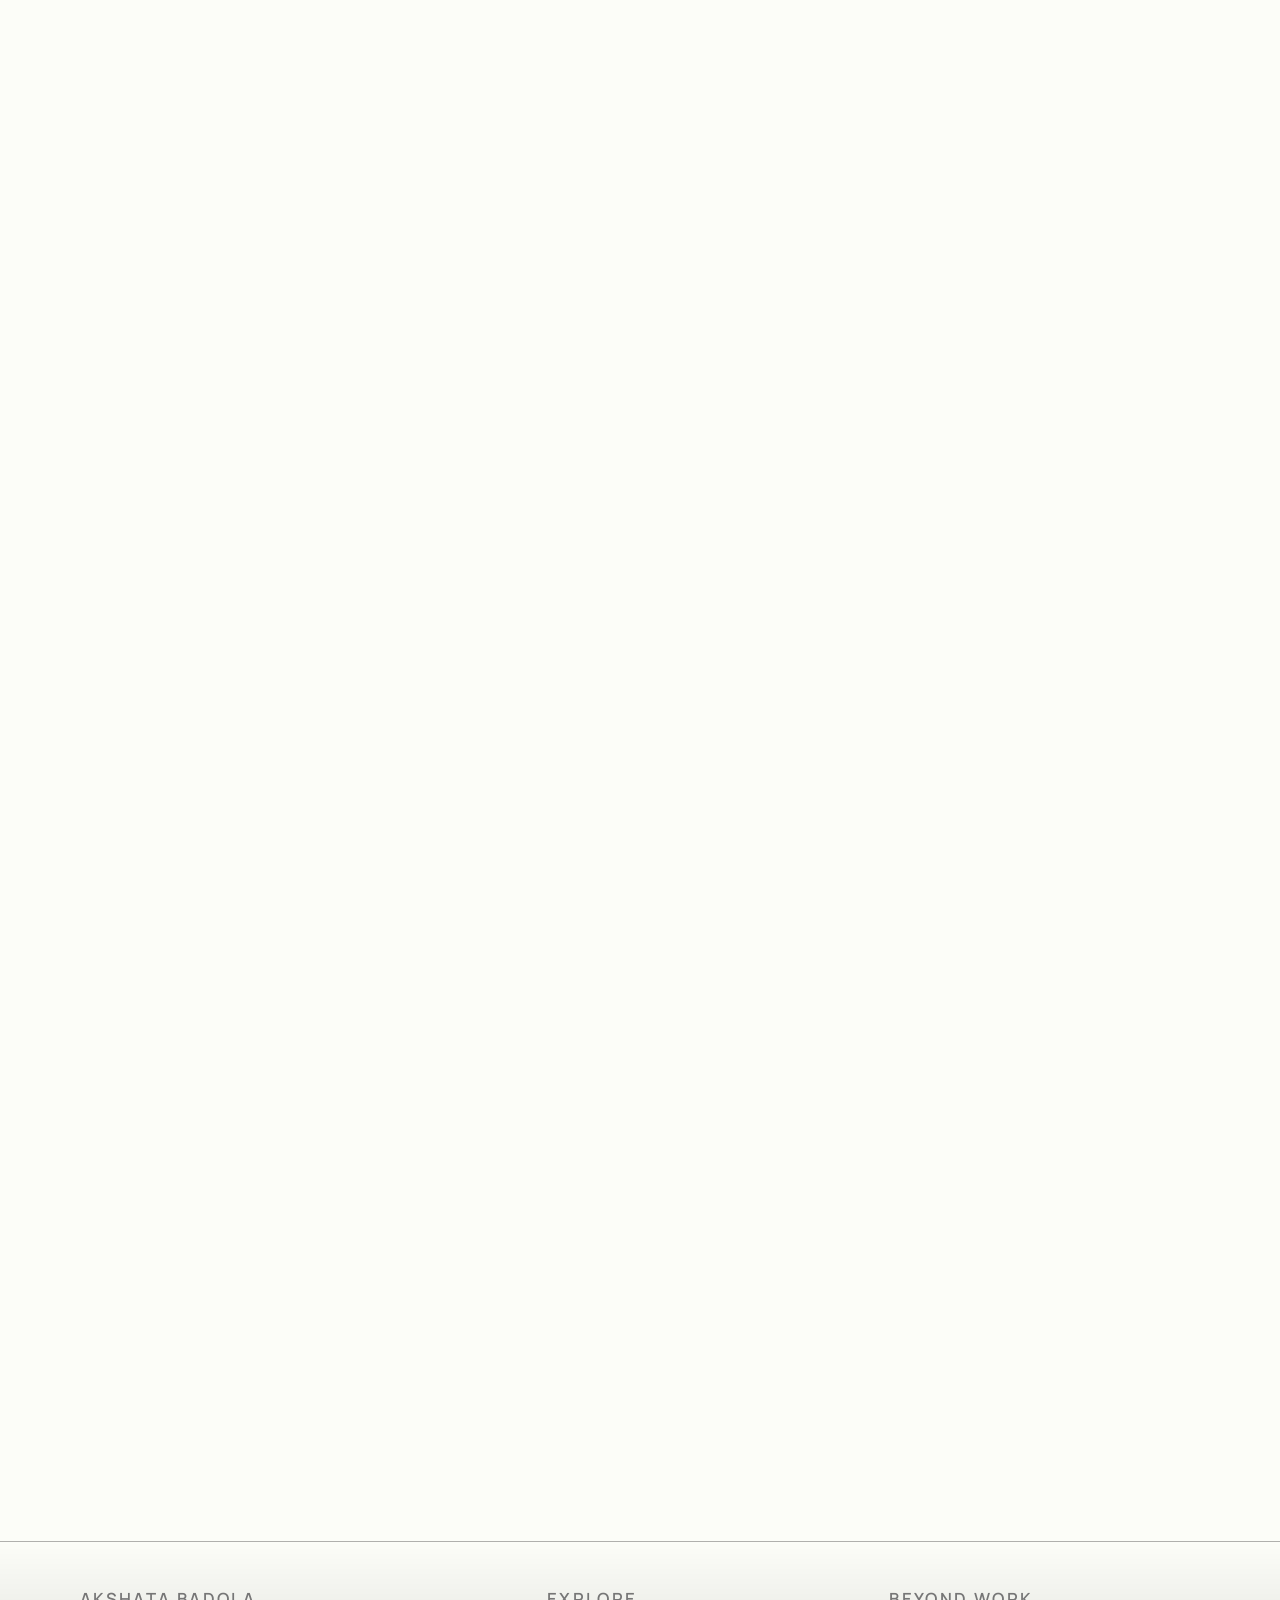
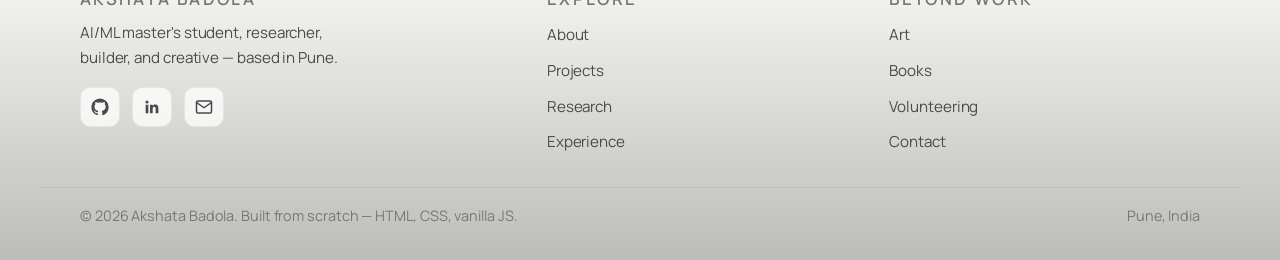
<file: experience.html>
<!DOCTYPE html>
<html lang="en">
<head>
  <meta charset="UTF-8" />
  <meta name="viewport" content="width=device-width, initial-scale=1" />
  <title>Experience — Akshata Badola</title>
  <meta name="description" content="Internships at Dravita.ai, Detoxio.ai, and Defensium Labs, plus web dev with Cursor Magazine at SICSR." />
  <meta name="author" content="Akshata Badola" />
  <meta name="theme-color" content="#0e0f1a" />
  <meta property="og:type" content="website" />
  <meta property="og:title" content="Experience — Akshata Badola" />
  <meta property="og:description" content="Internships at Dravita.ai, Detoxio.ai, and Defensium Labs, plus web dev with Cursor Magazine at SICSR." />
  <meta property="og:image" content="assets/icons/og-image.svg" />
  <link rel="icon" type="image/svg+xml" href="assets/icons/favicon.svg" />
  <link rel="preconnect" href="https://fonts.googleapis.com" />
  <link rel="preconnect" href="https://fonts.gstatic.com" crossorigin />
  <link rel="stylesheet" href="https://fonts.googleapis.com/css2?family=Alegreya:ital,wght@0,400;0,500;0,600;0,700;1,400&family=Manrope:wght@400;500;600;700;800&family=JetBrains+Mono:wght@400;500&display=swap" />
  <link rel="stylesheet" href="css/base.css" />
  <link rel="stylesheet" href="css/layout.css" />
  <link rel="stylesheet" href="css/components.css" />
  <link rel="stylesheet" href="css/pages.css" />
  <link rel="stylesheet" href="css/animations.css" />
  <link rel="stylesheet" href="css/responsive.css" />
</head>
<body>
  <a href="#main" class="skip-link">Skip to content</a>
  <div class="scroll-progress"><div class="scroll-progress__bar"></div></div>
  <div class="bg-blobs" aria-hidden="true"><span></span><span></span><span></span></div>

  <header class="site-nav">
    <div class="site-nav__inner">
      <a href="index.html" class="brand">
        <span class="brand__mark">A</span>
        <span>Akshata Badola</span>
      </a>
      <nav aria-label="Primary">
        <ul class="nav-links" id="nav-links">
          <li><a href="index.html">Home</a></li>
          <li><a href="about.html">About</a></li>
          <li><a href="experience.html">Experience</a></li>
          <li><a href="projects.html">Projects</a></li>
          <li><a href="research.html">Research</a></li>
          <li><a href="content.html">Content</a></li>
          <li><a href="art.html">Art</a></li>
          <li><a href="books.html">Books</a></li>
          <li><a href="volunteering.html">Volunteering</a></li>
          <li><a href="contact.html">Contact</a></li>
        </ul>
      </nav>
      <div class="nav-actions">
        <button class="icon-btn theme-toggle" aria-label="Toggle colour theme" title="Toggle theme">
          <svg viewBox="0 0 24 24" fill="none" stroke="currentColor" stroke-width="2" stroke-linecap="round" stroke-linejoin="round"><path d="M21 12.79A9 9 0 1 1 11.21 3 7 7 0 0 0 21 12.79z"/></svg>
        </button>
        <button class="icon-btn nav-toggle" aria-label="Open menu" aria-expanded="false" aria-controls="nav-links">
          <svg viewBox="0 0 24 24" fill="none" stroke="currentColor" stroke-width="2" stroke-linecap="round" stroke-linejoin="round"><line x1="3" y1="7" x2="21" y2="7"/><line x1="3" y1="12" x2="21" y2="12"/><line x1="3" y1="17" x2="21" y2="17"/></svg>
        </button>
      </div>
    </div>
  </header>

  <main id="main">

    <section class="page-hero container">
      <span class="page-hero__eyebrow">Experience</span>
      <h1>Three internships and a magazine.</h1>
      <p>Backend and research at Dravita.ai, LLM security at Detoxio.ai, AI-security research at Defensium Labs — plus a stint on the Cursor Magazine web team at SICSR. Full details below.</p>
      <div class="hero__ctas" style="margin-top:1.5rem">
        <a href="assets/documents/resume.pdf" class="btn btn-primary" download>↓ Download résumé (PDF)</a>
        <a href="contact.html" class="btn btn-secondary">Get in touch</a>
      </div>
    </section>

    <section class="container">
      <div id="experience-full"></div>
    </section>

  </main>

  <footer class="site-footer">
    <div class="site-footer__inner">
      <div class="footer-col footer-brand">
        <h6>Akshata Badola</h6>
        <p>AI/ML master's student, researcher, builder, and creative — based in Pune.</p>
        <div class="footer-socials">
          <a href="https://github.com/[ADD-USERNAME]" target="_blank" rel="noopener" aria-label="GitHub">
            <svg viewBox="0 0 24 24" fill="currentColor"><path d="M12 .5A11.5 11.5 0 0 0 .5 12a11.5 11.5 0 0 0 7.86 10.92c.57.1.78-.25.78-.55v-2.05c-3.2.7-3.88-1.37-3.88-1.37-.52-1.33-1.28-1.68-1.28-1.68-1.05-.72.08-.7.08-.7 1.16.08 1.77 1.2 1.77 1.2 1.03 1.77 2.7 1.26 3.36.97.1-.75.4-1.26.73-1.55-2.56-.3-5.25-1.28-5.25-5.7 0-1.26.45-2.3 1.2-3.1-.12-.3-.52-1.48.1-3.08 0 0 .98-.32 3.2 1.18.93-.26 1.93-.4 2.92-.4s2 .14 2.92.4c2.22-1.5 3.2-1.18 3.2-1.18.62 1.6.23 2.78.1 3.08.76.8 1.2 1.84 1.2 3.1 0 4.43-2.7 5.4-5.27 5.7.42.36.78 1.07.78 2.16v3.2c0 .3.2.66.78.55A11.5 11.5 0 0 0 23.5 12 11.5 11.5 0 0 0 12 .5z"/></svg>
          </a>
          <a href="https://www.linkedin.com/in/[ADD-USERNAME]" target="_blank" rel="noopener" aria-label="LinkedIn">
            <svg viewBox="0 0 24 24" fill="currentColor"><path d="M20.45 20.45h-3.56v-5.57c0-1.33-.03-3.05-1.86-3.05-1.86 0-2.14 1.45-2.14 2.95v5.67H9.33V9h3.42v1.56h.05c.48-.9 1.65-1.86 3.4-1.86 3.63 0 4.3 2.39 4.3 5.5v6.25zM5.34 7.43a2.07 2.07 0 1 1 0-4.14 2.07 2.07 0 0 1 0 4.14zM7.12 20.45H3.56V9h3.56v11.45z"/></svg>
          </a>
          <a href="mailto:akshatabadola@gmail.com" aria-label="Email">
            <svg viewBox="0 0 24 24" fill="none" stroke="currentColor" stroke-width="2" stroke-linecap="round" stroke-linejoin="round"><path d="M4 4h16c1.1 0 2 .9 2 2v12c0 1.1-.9 2-2 2H4c-1.1 0-2-.9-2-2V6c0-1.1.9-2 2-2z"/><polyline points="22,6 12,13 2,6"/></svg>
          </a>
        </div>
      </div>
      <div class="footer-col">
        <h6>Explore</h6>
        <ul>
          <li><a href="about.html">About</a></li>
          <li><a href="projects.html">Projects</a></li>
          <li><a href="research.html">Research</a></li>
          <li><a href="experience.html">Experience</a></li>
        </ul>
      </div>
      <div class="footer-col">
        <h6>Beyond work</h6>
        <ul>
          <li><a href="art.html">Art</a></li>
          <li><a href="books.html">Books</a></li>
          <li><a href="volunteering.html">Volunteering</a></li>
          <li><a href="contact.html">Contact</a></li>
        </ul>
      </div>
    </div>
    <div class="site-footer__meta">
      <span>© <span data-year></span> Akshata Badola. Built from scratch — HTML, CSS, vanilla JS.</span>
      <span>Pune, India</span>
    </div>
  </footer>

  <button class="back-to-top" aria-label="Back to top">
    <svg viewBox="0 0 24 24" fill="none" stroke="currentColor" stroke-width="2.5" stroke-linecap="round" stroke-linejoin="round"><polyline points="18,15 12,9 6,15"/></svg>
  </button>

  <script src="data/data.js"></script>
  <script src="js/data-loader.js"></script>
  <script src="js/main.js"></script>
  <script src="js/experience.js"></script>
</body>
</html>
</file>
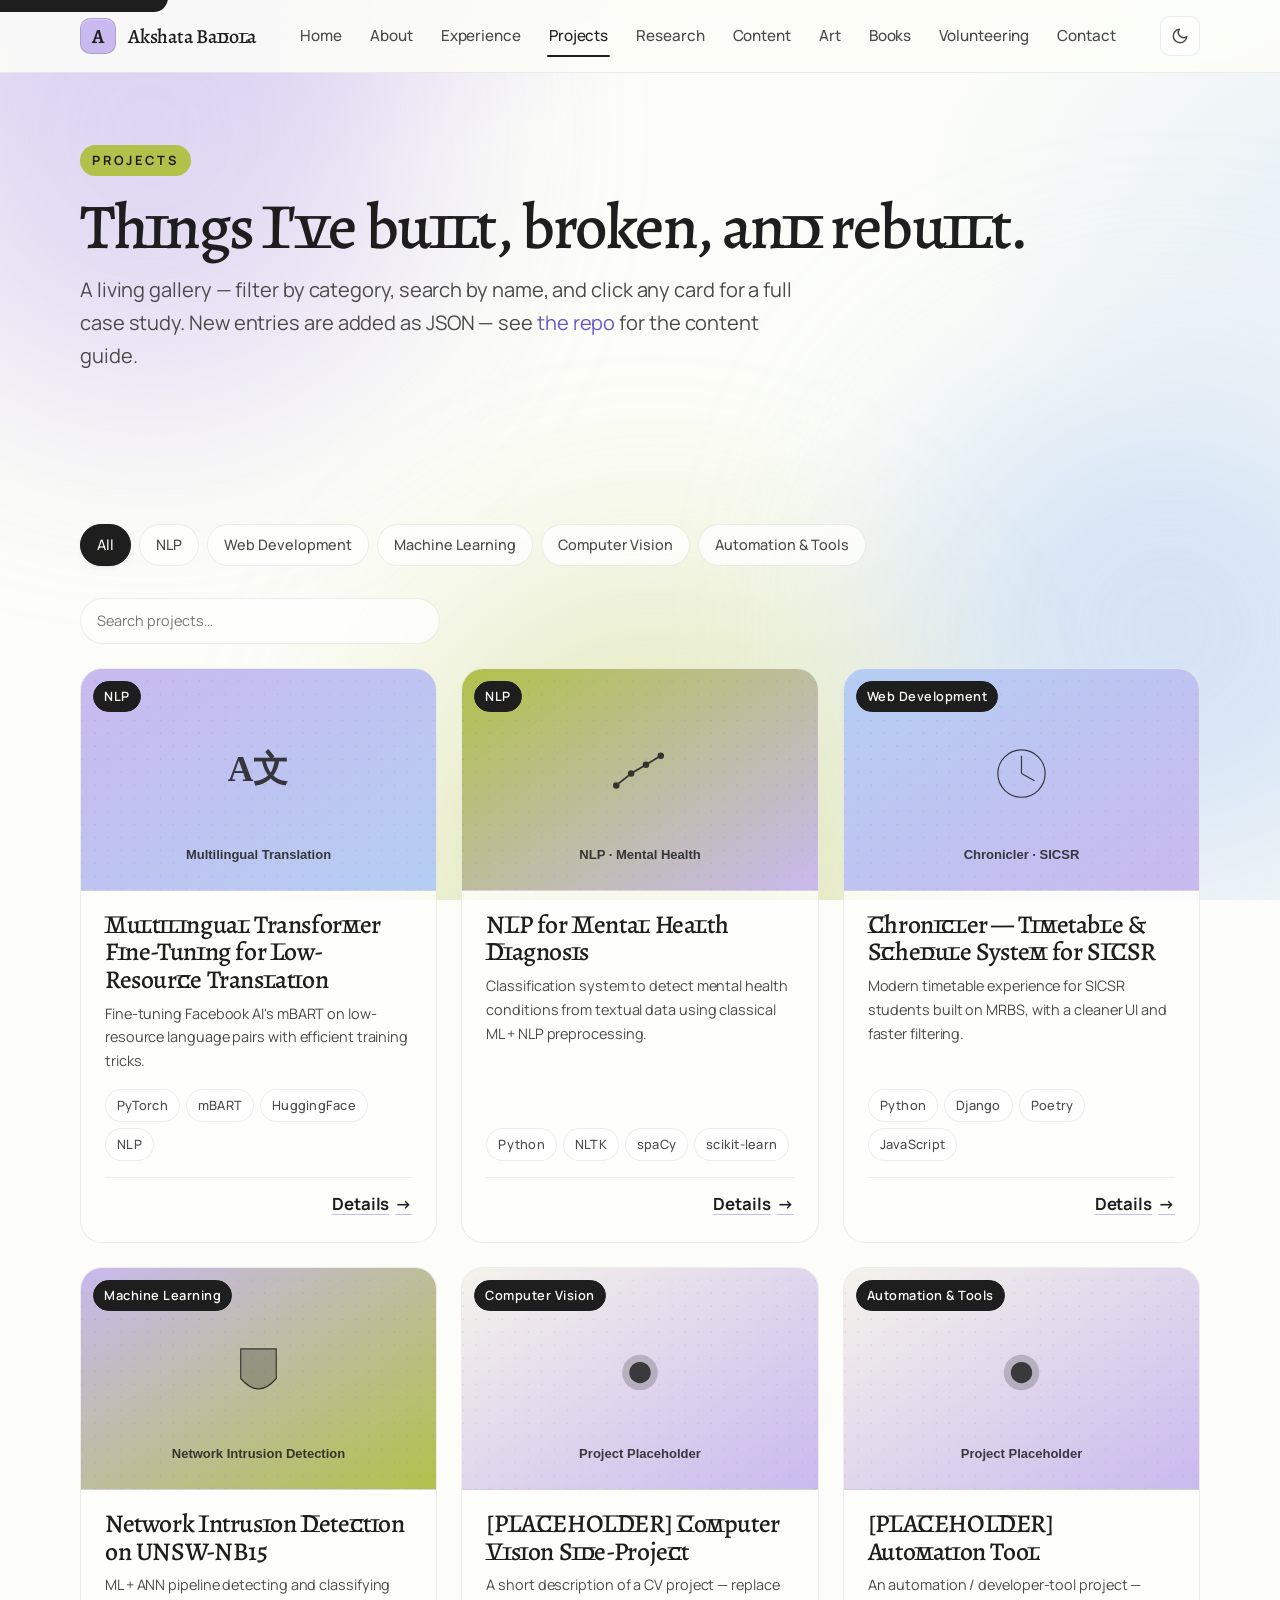
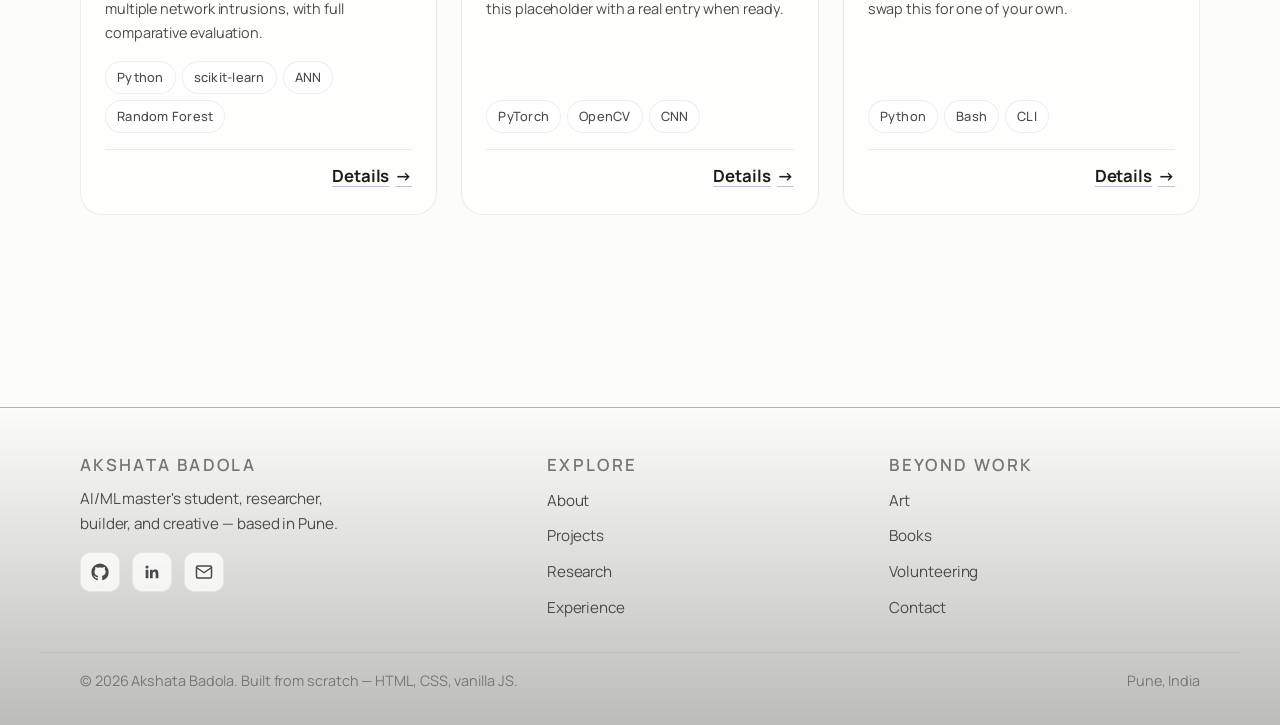
<file: projects.html>
<!DOCTYPE html>
<html lang="en">
<head>
  <meta charset="UTF-8" />
  <meta name="viewport" content="width=device-width, initial-scale=1" />
  <title>Projects — Akshata Badola</title>
  <meta name="description" content="A full gallery of Akshata's AI/ML, NLP, and web-development projects with case studies." />
  <meta name="author" content="Akshata Badola" />
  <meta name="theme-color" content="#0e0f1a" />
  <meta property="og:type" content="website" />
  <meta property="og:title" content="Projects — Akshata Badola" />
  <meta property="og:description" content="A full gallery of Akshata's AI/ML, NLP, and web-development projects with case studies." />
  <meta property="og:image" content="assets/icons/og-image.svg" />
  <link rel="icon" type="image/svg+xml" href="assets/icons/favicon.svg" />
  <link rel="preconnect" href="https://fonts.googleapis.com" />
  <link rel="preconnect" href="https://fonts.gstatic.com" crossorigin />
  <link rel="stylesheet" href="https://fonts.googleapis.com/css2?family=Alegreya:ital,wght@0,400;0,500;0,600;0,700;1,400&family=Manrope:wght@400;500;600;700;800&family=JetBrains+Mono:wght@400;500&display=swap" />
  <link rel="stylesheet" href="css/base.css" />
  <link rel="stylesheet" href="css/layout.css" />
  <link rel="stylesheet" href="css/components.css" />
  <link rel="stylesheet" href="css/pages.css" />
  <link rel="stylesheet" href="css/animations.css" />
  <link rel="stylesheet" href="css/responsive.css" />
</head>
<body>
  <a href="#main" class="skip-link">Skip to content</a>
  <div class="scroll-progress"><div class="scroll-progress__bar"></div></div>
  <div class="bg-blobs" aria-hidden="true"><span></span><span></span><span></span></div>

  <header class="site-nav">
    <div class="site-nav__inner">
      <a href="index.html" class="brand">
        <span class="brand__mark">A</span>
        <span>Akshata Badola</span>
      </a>
      <nav aria-label="Primary">
        <ul class="nav-links" id="nav-links">
          <li><a href="index.html">Home</a></li>
          <li><a href="about.html">About</a></li>
          <li><a href="experience.html">Experience</a></li>
          <li><a href="projects.html">Projects</a></li>
          <li><a href="research.html">Research</a></li>
          <li><a href="content.html">Content</a></li>
          <li><a href="art.html">Art</a></li>
          <li><a href="books.html">Books</a></li>
          <li><a href="volunteering.html">Volunteering</a></li>
          <li><a href="contact.html">Contact</a></li>
        </ul>
      </nav>
      <div class="nav-actions">
        <button class="icon-btn theme-toggle" aria-label="Toggle colour theme" title="Toggle theme">
          <svg viewBox="0 0 24 24" fill="none" stroke="currentColor" stroke-width="2" stroke-linecap="round" stroke-linejoin="round"><path d="M21 12.79A9 9 0 1 1 11.21 3 7 7 0 0 0 21 12.79z"/></svg>
        </button>
        <button class="icon-btn nav-toggle" aria-label="Open menu" aria-expanded="false" aria-controls="nav-links">
          <svg viewBox="0 0 24 24" fill="none" stroke="currentColor" stroke-width="2" stroke-linecap="round" stroke-linejoin="round"><line x1="3" y1="7" x2="21" y2="7"/><line x1="3" y1="12" x2="21" y2="12"/><line x1="3" y1="17" x2="21" y2="17"/></svg>
        </button>
      </div>
    </div>
  </header>

  <main id="main">

    <section class="page-hero container">
      <span class="page-hero__eyebrow">Projects</span>
      <h1>Things I've built, broken, and rebuilt.</h1>
      <p>A living gallery — filter by category, search by name, and click any card for a full case study. New entries are added as JSON — see <a href="https://github.com/[ADD-USERNAME]" target="_blank" rel="noopener">the repo</a> for the content guide.</p>
    </section>

    <section class="container">
      <div class="filter-bar" id="projects-filters" role="tablist" aria-label="Project categories"></div>
      <div style="margin-bottom:1.5rem">
        <input type="search" class="search-input" id="projects-search" placeholder="Search projects…" aria-label="Search projects" style="max-width:360px;width:100%" />
      </div>

      <div class="card-grid--wide card-grid reveal-stagger" id="projects-grid"></div>

      <div class="empty-state" id="projects-empty" style="display:none">
        <h4>No projects match that filter.</h4>
        <p>Try "All" or clear the search — more entries land here as I ship them.</p>
      </div>
    </section>

  </main>

  <footer class="site-footer">
    <div class="site-footer__inner">
      <div class="footer-col footer-brand">
        <h6>Akshata Badola</h6>
        <p>AI/ML master's student, researcher, builder, and creative — based in Pune.</p>
        <div class="footer-socials">
          <a href="https://github.com/[ADD-USERNAME]" target="_blank" rel="noopener" aria-label="GitHub">
            <svg viewBox="0 0 24 24" fill="currentColor"><path d="M12 .5A11.5 11.5 0 0 0 .5 12a11.5 11.5 0 0 0 7.86 10.92c.57.1.78-.25.78-.55v-2.05c-3.2.7-3.88-1.37-3.88-1.37-.52-1.33-1.28-1.68-1.28-1.68-1.05-.72.08-.7.08-.7 1.16.08 1.77 1.2 1.77 1.2 1.03 1.77 2.7 1.26 3.36.97.1-.75.4-1.26.73-1.55-2.56-.3-5.25-1.28-5.25-5.7 0-1.26.45-2.3 1.2-3.1-.12-.3-.52-1.48.1-3.08 0 0 .98-.32 3.2 1.18.93-.26 1.93-.4 2.92-.4s2 .14 2.92.4c2.22-1.5 3.2-1.18 3.2-1.18.62 1.6.23 2.78.1 3.08.76.8 1.2 1.84 1.2 3.1 0 4.43-2.7 5.4-5.27 5.7.42.36.78 1.07.78 2.16v3.2c0 .3.2.66.78.55A11.5 11.5 0 0 0 23.5 12 11.5 11.5 0 0 0 12 .5z"/></svg>
          </a>
          <a href="https://www.linkedin.com/in/[ADD-USERNAME]" target="_blank" rel="noopener" aria-label="LinkedIn">
            <svg viewBox="0 0 24 24" fill="currentColor"><path d="M20.45 20.45h-3.56v-5.57c0-1.33-.03-3.05-1.86-3.05-1.86 0-2.14 1.45-2.14 2.95v5.67H9.33V9h3.42v1.56h.05c.48-.9 1.65-1.86 3.4-1.86 3.63 0 4.3 2.39 4.3 5.5v6.25zM5.34 7.43a2.07 2.07 0 1 1 0-4.14 2.07 2.07 0 0 1 0 4.14zM7.12 20.45H3.56V9h3.56v11.45z"/></svg>
          </a>
          <a href="mailto:akshatabadola@gmail.com" aria-label="Email">
            <svg viewBox="0 0 24 24" fill="none" stroke="currentColor" stroke-width="2" stroke-linecap="round" stroke-linejoin="round"><path d="M4 4h16c1.1 0 2 .9 2 2v12c0 1.1-.9 2-2 2H4c-1.1 0-2-.9-2-2V6c0-1.1.9-2 2-2z"/><polyline points="22,6 12,13 2,6"/></svg>
          </a>
        </div>
      </div>
      <div class="footer-col">
        <h6>Explore</h6>
        <ul>
          <li><a href="about.html">About</a></li>
          <li><a href="projects.html">Projects</a></li>
          <li><a href="research.html">Research</a></li>
          <li><a href="experience.html">Experience</a></li>
        </ul>
      </div>
      <div class="footer-col">
        <h6>Beyond work</h6>
        <ul>
          <li><a href="art.html">Art</a></li>
          <li><a href="books.html">Books</a></li>
          <li><a href="volunteering.html">Volunteering</a></li>
          <li><a href="contact.html">Contact</a></li>
        </ul>
      </div>
    </div>
    <div class="site-footer__meta">
      <span>© <span data-year></span> Akshata Badola. Built from scratch — HTML, CSS, vanilla JS.</span>
      <span>Pune, India</span>
    </div>
  </footer>

  <button class="back-to-top" aria-label="Back to top">
    <svg viewBox="0 0 24 24" fill="none" stroke="currentColor" stroke-width="2.5" stroke-linecap="round" stroke-linejoin="round"><polyline points="18,15 12,9 6,15"/></svg>
  </button>

  <script src="data/data.js"></script>
  <script src="js/data-loader.js"></script>
  <script src="js/main.js"></script>
  <script src="js/projects.js"></script>
</body>
</html>
</file>
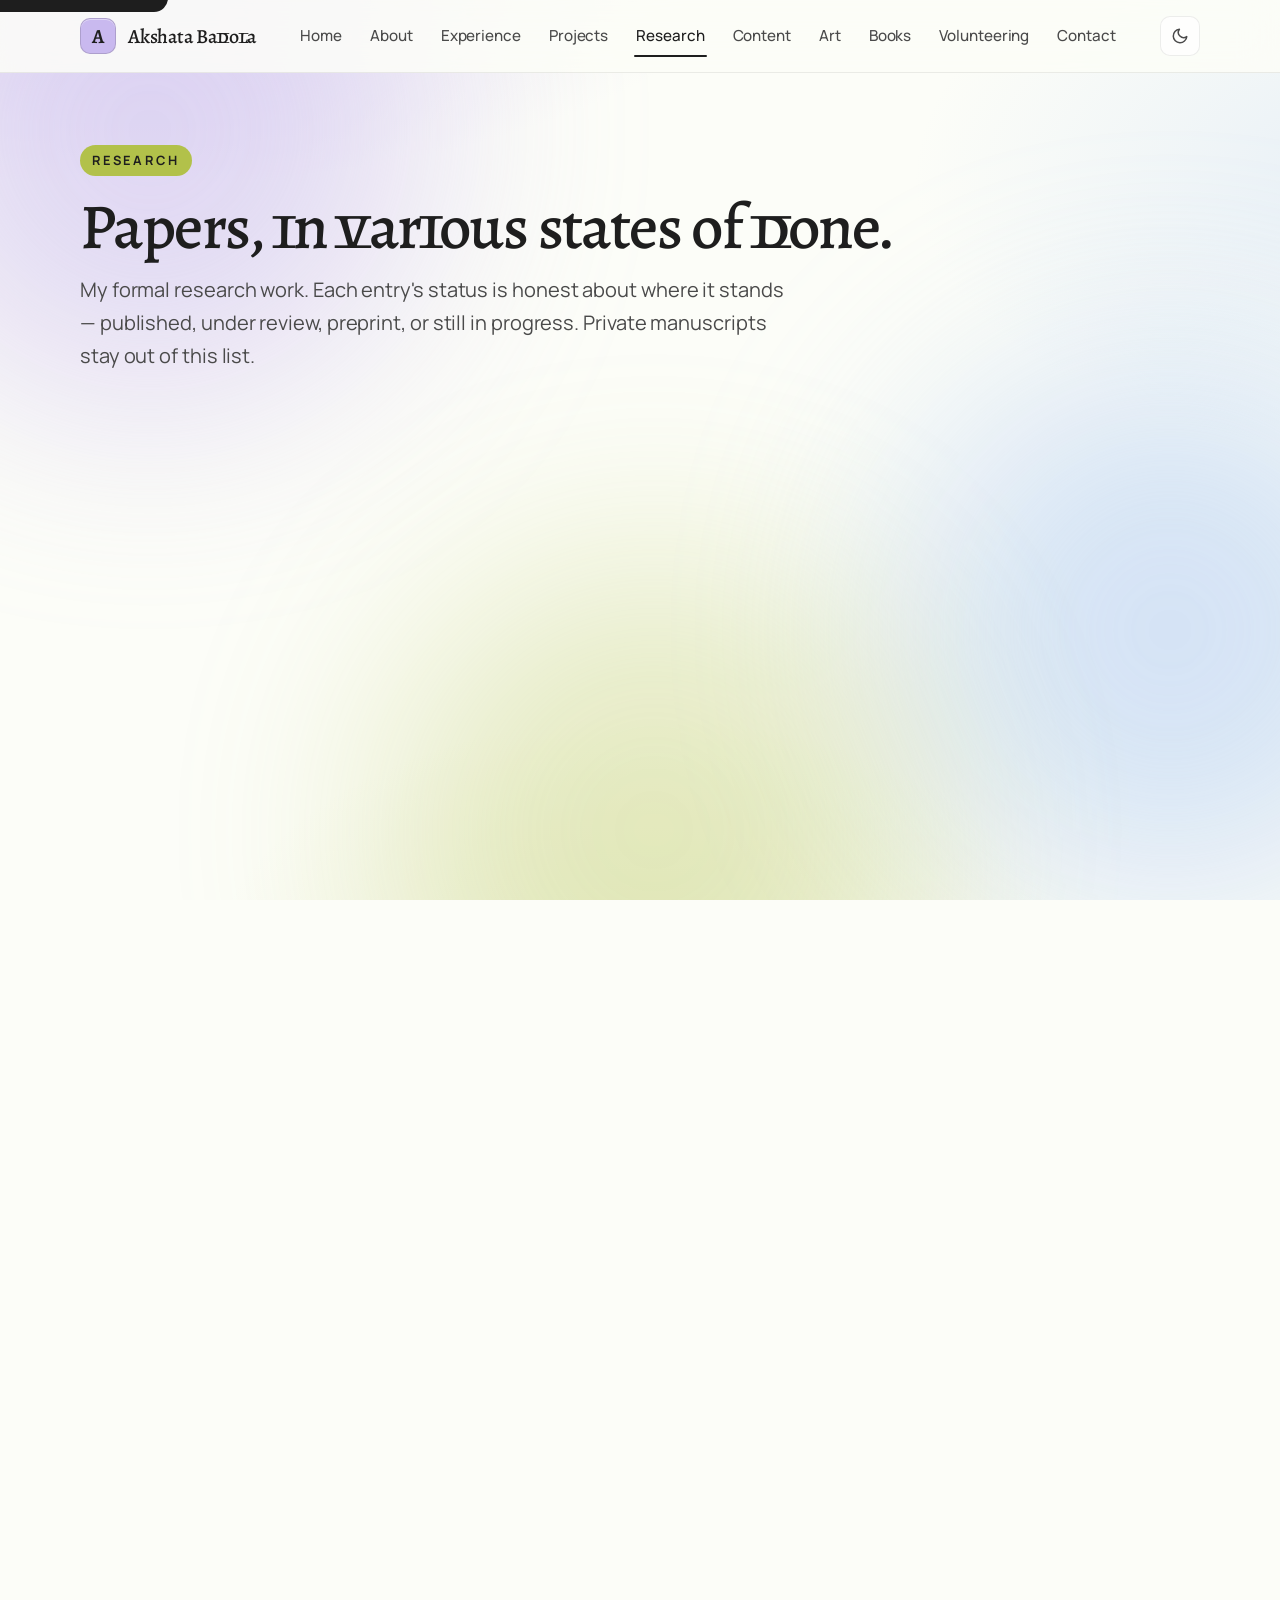
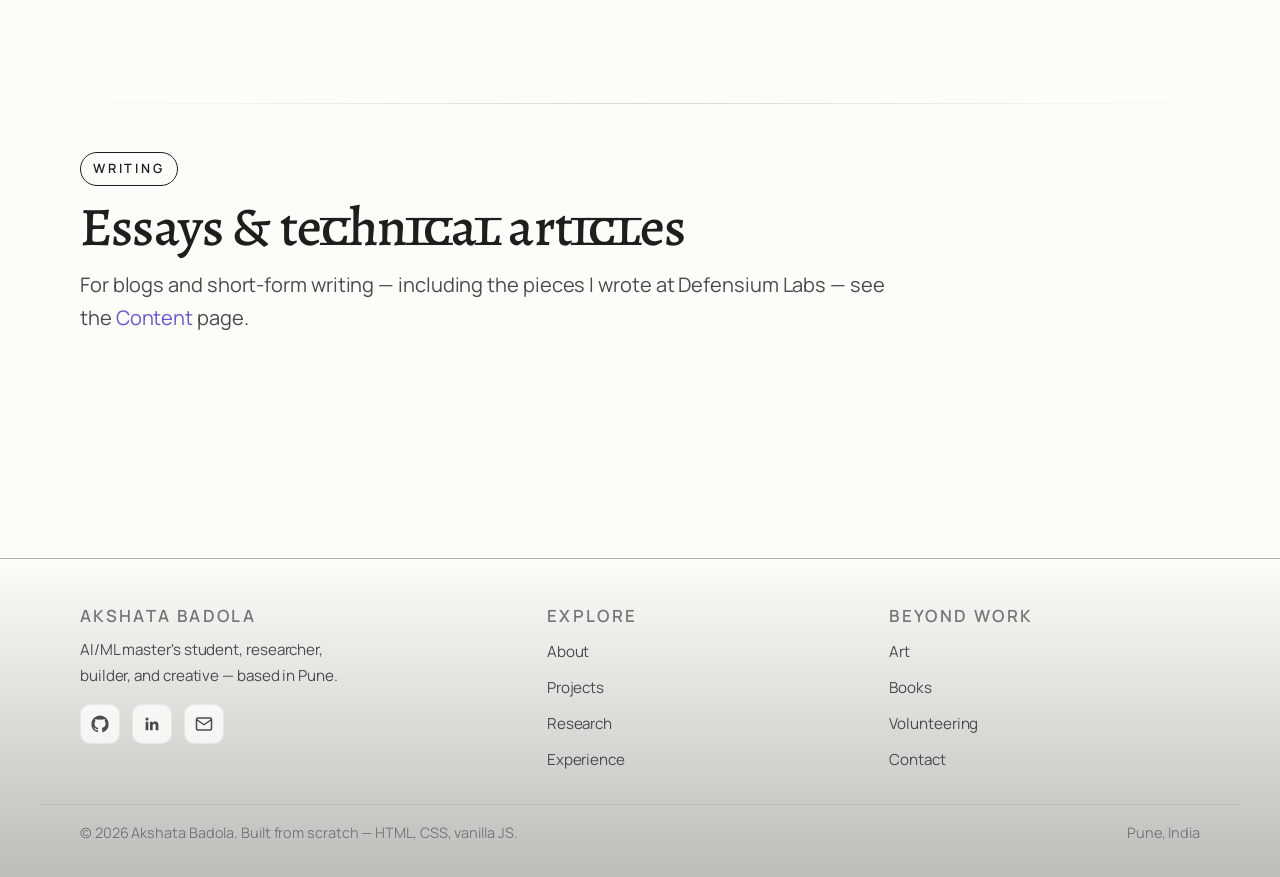
<file: research.html>
<!DOCTYPE html>
<html lang="en">
<head>
  <meta charset="UTF-8" />
  <meta name="viewport" content="width=device-width, initial-scale=1" />
  <title>Research — Akshata Badola</title>
  <meta name="description" content="Research papers co-authored by Akshata Badola, with honest publication status for each." />
  <meta name="author" content="Akshata Badola" />
  <meta name="theme-color" content="#0e0f1a" />
  <meta property="og:type" content="website" />
  <meta property="og:title" content="Research — Akshata Badola" />
  <meta property="og:description" content="Research papers co-authored by Akshata Badola, with honest publication status for each." />
  <meta property="og:image" content="assets/icons/og-image.svg" />
  <link rel="icon" type="image/svg+xml" href="assets/icons/favicon.svg" />
  <link rel="preconnect" href="https://fonts.googleapis.com" />
  <link rel="preconnect" href="https://fonts.gstatic.com" crossorigin />
  <link rel="stylesheet" href="https://fonts.googleapis.com/css2?family=Alegreya:ital,wght@0,400;0,500;0,600;0,700;1,400&family=Manrope:wght@400;500;600;700;800&family=JetBrains+Mono:wght@400;500&display=swap" />
  <link rel="stylesheet" href="css/base.css" />
  <link rel="stylesheet" href="css/layout.css" />
  <link rel="stylesheet" href="css/components.css" />
  <link rel="stylesheet" href="css/pages.css" />
  <link rel="stylesheet" href="css/animations.css" />
  <link rel="stylesheet" href="css/responsive.css" />
</head>
<body>
  <a href="#main" class="skip-link">Skip to content</a>
  <div class="scroll-progress"><div class="scroll-progress__bar"></div></div>
  <div class="bg-blobs" aria-hidden="true"><span></span><span></span><span></span></div>

  <header class="site-nav">
    <div class="site-nav__inner">
      <a href="index.html" class="brand">
        <span class="brand__mark">A</span>
        <span>Akshata Badola</span>
      </a>
      <nav aria-label="Primary">
        <ul class="nav-links" id="nav-links">
          <li><a href="index.html">Home</a></li>
          <li><a href="about.html">About</a></li>
          <li><a href="experience.html">Experience</a></li>
          <li><a href="projects.html">Projects</a></li>
          <li><a href="research.html">Research</a></li>
          <li><a href="content.html">Content</a></li>
          <li><a href="art.html">Art</a></li>
          <li><a href="books.html">Books</a></li>
          <li><a href="volunteering.html">Volunteering</a></li>
          <li><a href="contact.html">Contact</a></li>
        </ul>
      </nav>
      <div class="nav-actions">
        <button class="icon-btn theme-toggle" aria-label="Toggle colour theme" title="Toggle theme">
          <svg viewBox="0 0 24 24" fill="none" stroke="currentColor" stroke-width="2" stroke-linecap="round" stroke-linejoin="round"><path d="M21 12.79A9 9 0 1 1 11.21 3 7 7 0 0 0 21 12.79z"/></svg>
        </button>
        <button class="icon-btn nav-toggle" aria-label="Open menu" aria-expanded="false" aria-controls="nav-links">
          <svg viewBox="0 0 24 24" fill="none" stroke="currentColor" stroke-width="2" stroke-linecap="round" stroke-linejoin="round"><line x1="3" y1="7" x2="21" y2="7"/><line x1="3" y1="12" x2="21" y2="12"/><line x1="3" y1="17" x2="21" y2="17"/></svg>
        </button>
      </div>
    </div>
  </header>

  <main id="main">

    <section class="page-hero container">
      <span class="page-hero__eyebrow">Research</span>
      <h1>Papers, in various states of done.</h1>
      <p>My formal research work. Each entry's status is honest about where it stands — published, under review, preprint, or still in progress. Private manuscripts stay out of this list.</p>
    </section>

    <section class="container">
      <div id="research-list"></div>

      <div class="divider"></div>

      <div class="section-title">
        <span class="eyebrow">Writing</span>
        <h2>Essays &amp; technical articles</h2>
        <p>For blogs and short-form writing — including the pieces I wrote at Defensium Labs — see the <a href="content.html">Content</a> page.</p>
      </div>
    </section>

  </main>

  <footer class="site-footer">
    <div class="site-footer__inner">
      <div class="footer-col footer-brand">
        <h6>Akshata Badola</h6>
        <p>AI/ML master's student, researcher, builder, and creative — based in Pune.</p>
        <div class="footer-socials">
          <a href="https://github.com/[ADD-USERNAME]" target="_blank" rel="noopener" aria-label="GitHub">
            <svg viewBox="0 0 24 24" fill="currentColor"><path d="M12 .5A11.5 11.5 0 0 0 .5 12a11.5 11.5 0 0 0 7.86 10.92c.57.1.78-.25.78-.55v-2.05c-3.2.7-3.88-1.37-3.88-1.37-.52-1.33-1.28-1.68-1.28-1.68-1.05-.72.08-.7.08-.7 1.16.08 1.77 1.2 1.77 1.2 1.03 1.77 2.7 1.26 3.36.97.1-.75.4-1.26.73-1.55-2.56-.3-5.25-1.28-5.25-5.7 0-1.26.45-2.3 1.2-3.1-.12-.3-.52-1.48.1-3.08 0 0 .98-.32 3.2 1.18.93-.26 1.93-.4 2.92-.4s2 .14 2.92.4c2.22-1.5 3.2-1.18 3.2-1.18.62 1.6.23 2.78.1 3.08.76.8 1.2 1.84 1.2 3.1 0 4.43-2.7 5.4-5.27 5.7.42.36.78 1.07.78 2.16v3.2c0 .3.2.66.78.55A11.5 11.5 0 0 0 23.5 12 11.5 11.5 0 0 0 12 .5z"/></svg>
          </a>
          <a href="https://www.linkedin.com/in/[ADD-USERNAME]" target="_blank" rel="noopener" aria-label="LinkedIn">
            <svg viewBox="0 0 24 24" fill="currentColor"><path d="M20.45 20.45h-3.56v-5.57c0-1.33-.03-3.05-1.86-3.05-1.86 0-2.14 1.45-2.14 2.95v5.67H9.33V9h3.42v1.56h.05c.48-.9 1.65-1.86 3.4-1.86 3.63 0 4.3 2.39 4.3 5.5v6.25zM5.34 7.43a2.07 2.07 0 1 1 0-4.14 2.07 2.07 0 0 1 0 4.14zM7.12 20.45H3.56V9h3.56v11.45z"/></svg>
          </a>
          <a href="mailto:akshatabadola@gmail.com" aria-label="Email">
            <svg viewBox="0 0 24 24" fill="none" stroke="currentColor" stroke-width="2" stroke-linecap="round" stroke-linejoin="round"><path d="M4 4h16c1.1 0 2 .9 2 2v12c0 1.1-.9 2-2 2H4c-1.1 0-2-.9-2-2V6c0-1.1.9-2 2-2z"/><polyline points="22,6 12,13 2,6"/></svg>
          </a>
        </div>
      </div>
      <div class="footer-col">
        <h6>Explore</h6>
        <ul>
          <li><a href="about.html">About</a></li>
          <li><a href="projects.html">Projects</a></li>
          <li><a href="research.html">Research</a></li>
          <li><a href="experience.html">Experience</a></li>
        </ul>
      </div>
      <div class="footer-col">
        <h6>Beyond work</h6>
        <ul>
          <li><a href="art.html">Art</a></li>
          <li><a href="books.html">Books</a></li>
          <li><a href="volunteering.html">Volunteering</a></li>
          <li><a href="contact.html">Contact</a></li>
        </ul>
      </div>
    </div>
    <div class="site-footer__meta">
      <span>© <span data-year></span> Akshata Badola. Built from scratch — HTML, CSS, vanilla JS.</span>
      <span>Pune, India</span>
    </div>
  </footer>

  <button class="back-to-top" aria-label="Back to top">
    <svg viewBox="0 0 24 24" fill="none" stroke="currentColor" stroke-width="2.5" stroke-linecap="round" stroke-linejoin="round"><polyline points="18,15 12,9 6,15"/></svg>
  </button>

  <script src="data/data.js"></script>
  <script src="js/data-loader.js"></script>
  <script src="js/main.js"></script>
  <script src="js/research.js"></script>
</body>
</html>
</file>
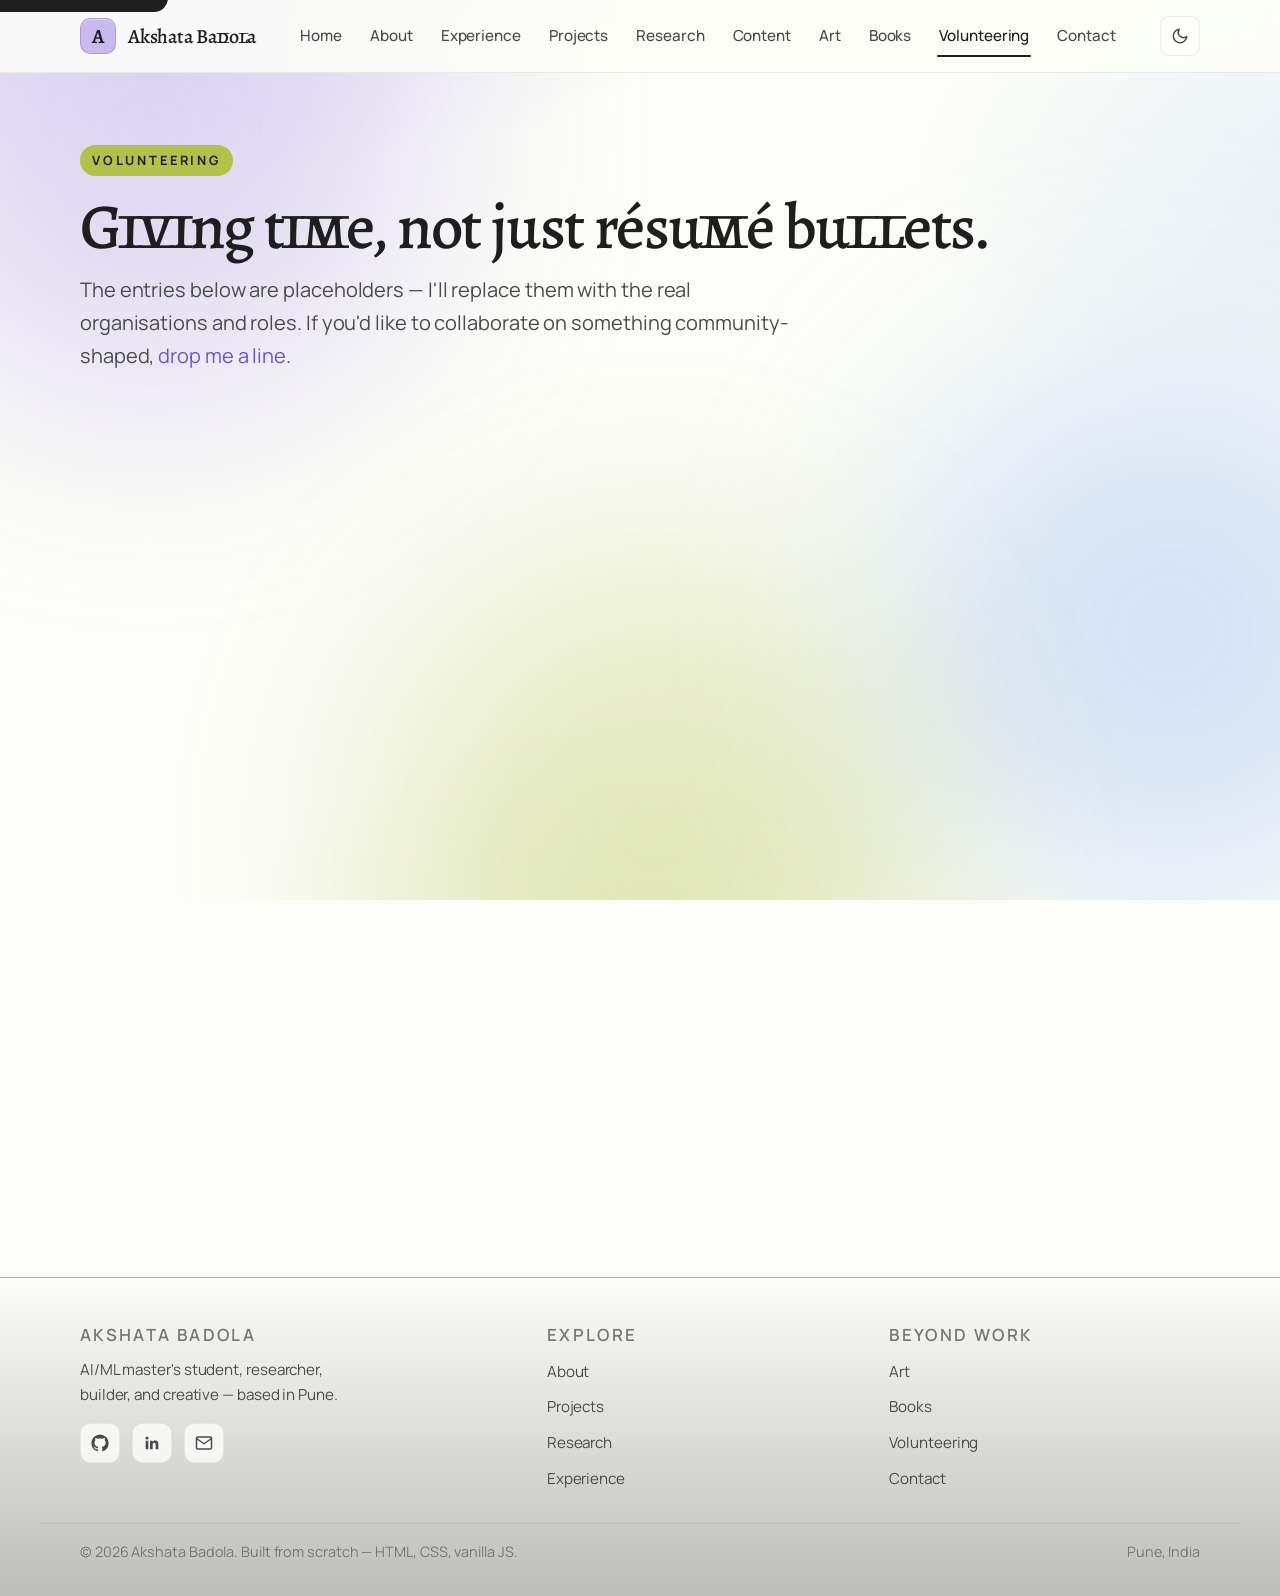
<file: volunteering.html>
<!DOCTYPE html>
<html lang="en">
<head>
  <meta charset="UTF-8" />
  <meta name="viewport" content="width=device-width, initial-scale=1" />
  <title>Volunteering — Akshata Badola</title>
  <meta name="description" content="Volunteering and community work by Akshata Badola." />
  <meta name="author" content="Akshata Badola" />
  <meta name="theme-color" content="#0e0f1a" />
  <meta property="og:type" content="website" />
  <meta property="og:title" content="Volunteering — Akshata Badola" />
  <meta property="og:description" content="Volunteering and community work by Akshata Badola." />
  <meta property="og:image" content="assets/icons/og-image.svg" />
  <link rel="icon" type="image/svg+xml" href="assets/icons/favicon.svg" />
  <link rel="preconnect" href="https://fonts.googleapis.com" />
  <link rel="preconnect" href="https://fonts.gstatic.com" crossorigin />
  <link rel="stylesheet" href="https://fonts.googleapis.com/css2?family=Alegreya:ital,wght@0,400;0,500;0,600;0,700;1,400&family=Manrope:wght@400;500;600;700;800&family=JetBrains+Mono:wght@400;500&display=swap" />
  <link rel="stylesheet" href="css/base.css" />
  <link rel="stylesheet" href="css/layout.css" />
  <link rel="stylesheet" href="css/components.css" />
  <link rel="stylesheet" href="css/pages.css" />
  <link rel="stylesheet" href="css/animations.css" />
  <link rel="stylesheet" href="css/responsive.css" />
</head>
<body>
  <a href="#main" class="skip-link">Skip to content</a>
  <div class="scroll-progress"><div class="scroll-progress__bar"></div></div>
  <div class="bg-blobs" aria-hidden="true"><span></span><span></span><span></span></div>

  <header class="site-nav">
    <div class="site-nav__inner">
      <a href="index.html" class="brand">
        <span class="brand__mark">A</span>
        <span>Akshata Badola</span>
      </a>
      <nav aria-label="Primary">
        <ul class="nav-links" id="nav-links">
          <li><a href="index.html">Home</a></li>
          <li><a href="about.html">About</a></li>
          <li><a href="experience.html">Experience</a></li>
          <li><a href="projects.html">Projects</a></li>
          <li><a href="research.html">Research</a></li>
          <li><a href="content.html">Content</a></li>
          <li><a href="art.html">Art</a></li>
          <li><a href="books.html">Books</a></li>
          <li><a href="volunteering.html">Volunteering</a></li>
          <li><a href="contact.html">Contact</a></li>
        </ul>
      </nav>
      <div class="nav-actions">
        <button class="icon-btn theme-toggle" aria-label="Toggle colour theme" title="Toggle theme">
          <svg viewBox="0 0 24 24" fill="none" stroke="currentColor" stroke-width="2" stroke-linecap="round" stroke-linejoin="round"><path d="M21 12.79A9 9 0 1 1 11.21 3 7 7 0 0 0 21 12.79z"/></svg>
        </button>
        <button class="icon-btn nav-toggle" aria-label="Open menu" aria-expanded="false" aria-controls="nav-links">
          <svg viewBox="0 0 24 24" fill="none" stroke="currentColor" stroke-width="2" stroke-linecap="round" stroke-linejoin="round"><line x1="3" y1="7" x2="21" y2="7"/><line x1="3" y1="12" x2="21" y2="12"/><line x1="3" y1="17" x2="21" y2="17"/></svg>
        </button>
      </div>
    </div>
  </header>

  <main id="main">

    <section class="page-hero container">
      <span class="page-hero__eyebrow">Volunteering</span>
      <h1>Giving time, not just résumé bullets.</h1>
      <p>The entries below are placeholders — I'll replace them with the real organisations and roles. If you'd like to collaborate on something community-shaped, <a href="contact.html">drop me a line</a>.</p>
    </section>

    <section class="container">
      <div class="volunteer-list" id="volunteer-list"></div>
    </section>

  </main>

  <footer class="site-footer">
    <div class="site-footer__inner">
      <div class="footer-col footer-brand">
        <h6>Akshata Badola</h6>
        <p>AI/ML master's student, researcher, builder, and creative — based in Pune.</p>
        <div class="footer-socials">
          <a href="https://github.com/[ADD-USERNAME]" target="_blank" rel="noopener" aria-label="GitHub">
            <svg viewBox="0 0 24 24" fill="currentColor"><path d="M12 .5A11.5 11.5 0 0 0 .5 12a11.5 11.5 0 0 0 7.86 10.92c.57.1.78-.25.78-.55v-2.05c-3.2.7-3.88-1.37-3.88-1.37-.52-1.33-1.28-1.68-1.28-1.68-1.05-.72.08-.7.08-.7 1.16.08 1.77 1.2 1.77 1.2 1.03 1.77 2.7 1.26 3.36.97.1-.75.4-1.26.73-1.55-2.56-.3-5.25-1.28-5.25-5.7 0-1.26.45-2.3 1.2-3.1-.12-.3-.52-1.48.1-3.08 0 0 .98-.32 3.2 1.18.93-.26 1.93-.4 2.92-.4s2 .14 2.92.4c2.22-1.5 3.2-1.18 3.2-1.18.62 1.6.23 2.78.1 3.08.76.8 1.2 1.84 1.2 3.1 0 4.43-2.7 5.4-5.27 5.7.42.36.78 1.07.78 2.16v3.2c0 .3.2.66.78.55A11.5 11.5 0 0 0 23.5 12 11.5 11.5 0 0 0 12 .5z"/></svg>
          </a>
          <a href="https://www.linkedin.com/in/[ADD-USERNAME]" target="_blank" rel="noopener" aria-label="LinkedIn">
            <svg viewBox="0 0 24 24" fill="currentColor"><path d="M20.45 20.45h-3.56v-5.57c0-1.33-.03-3.05-1.86-3.05-1.86 0-2.14 1.45-2.14 2.95v5.67H9.33V9h3.42v1.56h.05c.48-.9 1.65-1.86 3.4-1.86 3.63 0 4.3 2.39 4.3 5.5v6.25zM5.34 7.43a2.07 2.07 0 1 1 0-4.14 2.07 2.07 0 0 1 0 4.14zM7.12 20.45H3.56V9h3.56v11.45z"/></svg>
          </a>
          <a href="mailto:akshatabadola@gmail.com" aria-label="Email">
            <svg viewBox="0 0 24 24" fill="none" stroke="currentColor" stroke-width="2" stroke-linecap="round" stroke-linejoin="round"><path d="M4 4h16c1.1 0 2 .9 2 2v12c0 1.1-.9 2-2 2H4c-1.1 0-2-.9-2-2V6c0-1.1.9-2 2-2z"/><polyline points="22,6 12,13 2,6"/></svg>
          </a>
        </div>
      </div>
      <div class="footer-col">
        <h6>Explore</h6>
        <ul>
          <li><a href="about.html">About</a></li>
          <li><a href="projects.html">Projects</a></li>
          <li><a href="research.html">Research</a></li>
          <li><a href="experience.html">Experience</a></li>
        </ul>
      </div>
      <div class="footer-col">
        <h6>Beyond work</h6>
        <ul>
          <li><a href="art.html">Art</a></li>
          <li><a href="books.html">Books</a></li>
          <li><a href="volunteering.html">Volunteering</a></li>
          <li><a href="contact.html">Contact</a></li>
        </ul>
      </div>
    </div>
    <div class="site-footer__meta">
      <span>© <span data-year></span> Akshata Badola. Built from scratch — HTML, CSS, vanilla JS.</span>
      <span>Pune, India</span>
    </div>
  </footer>

  <button class="back-to-top" aria-label="Back to top">
    <svg viewBox="0 0 24 24" fill="none" stroke="currentColor" stroke-width="2.5" stroke-linecap="round" stroke-linejoin="round"><polyline points="18,15 12,9 6,15"/></svg>
  </button>

  <script src="data/data.js"></script>
  <script src="js/data-loader.js"></script>
  <script src="js/main.js"></script>
  <script src="js/volunteering.js"></script>
</body>
</html>
</file>
<file: css/base.css>
/* ==========================================================================
   base.css — Reset, CSS custom properties (design tokens), and typography.
   Palette: cream · lavender · soft blue · lime · ink (Granola-inspired).
   Fonts: Alegreya (display, headlines) · Manrope (body, UI).
   Change tokens here to re-theme the whole site.
   ========================================================================== */

/* ---------- 1. Modern reset -------------------------------------------- */
*, *::before, *::after { box-sizing: border-box; }
* { margin: 0; padding: 0; }
html, body { height: 100%; }
img, picture, svg, video { display: block; max-width: 100%; }
button, input, textarea, select { font: inherit; color: inherit; }
button { background: none; border: none; cursor: pointer; }
a { color: inherit; text-decoration: none; }
ul, ol { list-style: none; }
input, textarea { background: transparent; border: none; outline: none; }

html { scroll-behavior: smooth; -webkit-text-size-adjust: 100%; }
@media (prefers-reduced-motion: reduce) {
  html { scroll-behavior: auto; }
  *, *::before, *::after {
    animation-duration: 0.001ms !important;
    animation-iteration-count: 1 !important;
    transition-duration: 0.001ms !important;
  }
}

/* ---------- 2. Design tokens (CSS variables) --------------------------- */
:root {
  /* --- Palette: 5 colours from the brief --- */
  --cream:        #FCFDF8;
  --lavender:     #C9B9EF;
  --soft-blue:    #B4CEF3;
  --lime:         #B2C14A;
  --ink:          #1E1E1E;

  /* --- Surface tokens (light theme is now the default) --- */
  --bg-0: var(--cream);                /* page background */
  --bg-1: #ffffff;                     /* elevated surface */
  --bg-2: #f6f3ea;                     /* card surface, warm cream */
  --bg-3: #eee9db;                     /* hovered / inner element */
  --surface-glass: rgba(255,255,255,0.72);
  --surface-glass-strong: rgba(252,253,248,0.88);

  /* --- Text --- */
  --text-primary: var(--ink);
  --text-secondary: #4a4a4a;
  --text-tertiary: #767676;

  /* --- Borders --- */
  --border-soft: rgba(30, 30, 30, 0.08);
  --border-strong: rgba(30, 30, 30, 0.16);

  /* --- Accents --- */
  --accent-violet: var(--lavender);          /* primary */
  --accent-violet-strong: #a893e4;           /* deeper lavender (hover) */
  --accent-blue: var(--soft-blue);
  --accent-lime: var(--lime);
  --accent-lime-strong: #9fac3f;
  --accent-coral: var(--lavender);           /* legacy alias — keeps component CSS happy */
  --accent-teal: var(--soft-blue);           /* legacy alias */
  --accent-gold: var(--lime);                /* legacy alias */

  /* --- Semantic --- */
  --color-link: #6a56c7;                     /* darker lavender for readable links */
  --color-link-hover: #4b36a5;
  --color-success: var(--lime);
  --color-error:   #c0384a;
  --focus-ring:    0 0 0 2px var(--bg-0), 0 0 0 4px var(--ink);

  /* --- Gradients (used sparingly) --- */
  --gradient-aurora:
    radial-gradient(1100px 460px at 10% -10%, rgba(201,185,239,0.42), transparent 60%),
    radial-gradient(900px 500px at 110% 20%, rgba(180,206,243,0.30), transparent 55%),
    radial-gradient(800px 500px at 50% 110%, rgba(178,193,74,0.14), transparent 55%);
  --gradient-text:
    linear-gradient(135deg, #6a56c7 0%, var(--lavender) 50%, var(--lime) 100%);
  --gradient-card-hover:
    linear-gradient(135deg, rgba(201,185,239,0.14), rgba(180,206,243,0.10));

  /* --- Typography scale --- */
  --font-display: "Alegreya", "Fraunces", Georgia, serif;
  --font-sans:    "Manrope", -apple-system, BlinkMacSystemFont, "Segoe UI", Roboto, sans-serif;
  --font-mono:    "JetBrains Mono", "Fira Code", ui-monospace, SFMono-Regular, Menlo, monospace;

  --fs-xs:   clamp(0.75rem, 0.72rem + 0.1vw, 0.8rem);
  --fs-sm:   clamp(0.85rem, 0.82rem + 0.1vw, 0.9rem);
  --fs-base: clamp(0.95rem, 0.9rem + 0.2vw, 1.05rem);
  --fs-lg:   clamp(1.1rem, 1rem + 0.4vw, 1.25rem);
  --fs-xl:   clamp(1.35rem, 1.2rem + 0.6vw, 1.6rem);
  --fs-2xl:  clamp(1.8rem, 1.4rem + 1.4vw, 2.5rem);
  --fs-3xl:  clamp(2.35rem, 1.85rem + 2.2vw, 3.4rem);
  --fs-hero: clamp(2.85rem, 2rem + 4.2vw, 5.4rem);

  --lh-tight: 1.08;        /* Alegreya reads tight */
  --lh-base: 1.65;
  --lh-loose: 1.78;

  /* --- Spacing --- */
  --space-1: 0.25rem; --space-2: 0.5rem; --space-3: 0.75rem;
  --space-4: 1rem; --space-5: 1.5rem; --space-6: 2rem;
  --space-7: 3rem; --space-8: 4.5rem; --space-9: 6rem; --space-10: 8rem;

  /* --- Radius --- */
  --radius-sm: 6px; --radius-md: 14px; --radius-lg: 22px;
  --radius-xl: 32px; --radius-pill: 999px;

  /* --- Shadow / glow (softer for the light theme) --- */
  --shadow-sm: 0 1px 2px rgba(30,30,30,0.06), 0 2px 6px rgba(30,30,30,0.05);
  --shadow-md: 0 6px 20px rgba(30,30,30,0.08), 0 2px 6px rgba(30,30,30,0.05);
  --shadow-lg: 0 20px 60px rgba(30,30,30,0.14), 0 6px 20px rgba(30,30,30,0.08);
  --glow-violet: 0 0 36px rgba(201,185,239,0.45);
  --glow-coral:  0 0 36px rgba(201,185,239,0.35);

  /* --- Layout --- */
  --container-max: 1200px;
  --container-narrow: 820px;
  --nav-height: 72px;
  --transition-fast: 150ms cubic-bezier(.4,.0,.2,1);
  --transition-base: 260ms cubic-bezier(.4,.0,.2,1);
  --transition-slow: 480ms cubic-bezier(.4,.0,.2,1);
}

/* ---------- 3. Optional dark theme (toggle via [data-theme=dark]) ------
   The default is now LIGHT; the toggle button inverts to a dark variant. */
[data-theme="dark"] {
  --bg-0: #1a1a24;
  --bg-1: #22222e;
  --bg-2: #2a2a38;
  --bg-3: #353546;
  --surface-glass: rgba(42, 42, 56, 0.65);
  --surface-glass-strong: rgba(26, 26, 36, 0.85);
  --text-primary: #f3f1ea;
  --text-secondary: #c8c6ce;
  --text-tertiary: #8e8c96;
  --border-soft: rgba(255,255,255,0.08);
  --border-strong: rgba(255,255,255,0.16);
  --color-link: var(--lavender);
  --color-link-hover: #e4daff;
  --focus-ring: 0 0 0 2px var(--bg-0), 0 0 0 4px var(--lavender);
  --gradient-aurora:
    radial-gradient(1100px 460px at 10% -10%, rgba(201,185,239,0.18), transparent 60%),
    radial-gradient(900px 500px at 110% 20%, rgba(180,206,243,0.14), transparent 55%),
    radial-gradient(800px 500px at 50% 110%, rgba(178,193,74,0.08), transparent 55%);
  --shadow-sm: 0 1px 2px rgba(0,0,0,0.4), 0 2px 6px rgba(0,0,0,0.3);
  --shadow-md: 0 6px 20px rgba(0,0,0,0.4), 0 2px 6px rgba(0,0,0,0.3);
  --shadow-lg: 0 20px 60px rgba(0,0,0,0.5), 0 6px 20px rgba(0,0,0,0.3);
}

/* ---------- 4. Base typography & body ---------------------------------- */
body {
  font-family: var(--font-sans);
  font-size: var(--fs-base);
  line-height: var(--lh-base);
  color: var(--text-primary);
  background: var(--bg-0);
  background-image: var(--gradient-aurora);
  background-attachment: fixed;
  -webkit-font-smoothing: antialiased;
  -moz-osx-font-smoothing: grayscale;
  text-rendering: optimizeLegibility;
  overflow-x: hidden;
  min-height: 100vh;
  font-feature-settings: "ss01", "cv11";
  letter-spacing: -0.005em;
}

h1, h2, h3, h4, h5, h6 {
  font-family: var(--font-display);
  font-weight: 500;
  line-height: var(--lh-tight);
  letter-spacing: -0.015em;
  color: var(--text-primary);
}
h1 { font-size: var(--fs-hero); letter-spacing: -0.025em; font-weight: 500; }
h2 { font-size: var(--fs-3xl); font-weight: 500; }
h3 { font-size: var(--fs-2xl); font-weight: 500; }
h4 { font-size: var(--fs-xl); font-weight: 500; }
h5 { font-size: var(--fs-lg); font-weight: 500; }
h6 {
  font-size: var(--fs-base);
  text-transform: uppercase;
  letter-spacing: 0.14em;
  font-family: var(--font-sans);
  font-weight: 600;
  color: var(--text-tertiary);
}

p { color: var(--text-secondary); max-width: 70ch; }

a { color: var(--color-link); transition: color var(--transition-fast); }
a:hover { color: var(--color-link-hover); }

code, pre { font-family: var(--font-mono); font-size: 0.92em; }

::selection {
  background: var(--lavender);
  color: var(--ink);
}

:focus-visible {
  outline: none;
  box-shadow: var(--focus-ring);
  border-radius: 4px;
}

.visually-hidden {
  position: absolute;
  width: 1px; height: 1px;
  padding: 0; margin: -1px;
  overflow: hidden;
  clip: rect(0,0,0,0);
  white-space: nowrap;
  border: 0;
}

.skip-link {
  position: absolute;
  top: -40px; left: 0;
  background: var(--ink);
  color: var(--cream);
  padding: var(--space-3) var(--space-5);
  z-index: 2000;
  border-radius: 0 0 var(--radius-md) 0;
  font-weight: 600;
}
.skip-link:focus { top: 0; color: var(--cream); }

.gradient-text {
  background: var(--gradient-text);
  -webkit-background-clip: text;
  background-clip: text;
  -webkit-text-fill-color: transparent;
  color: transparent;
}
</file>
<file: css/layout.css>
/* ==========================================================================
   layout.css — Container, navigation bar, footer, page scaffolding.
   ========================================================================== */

/* ---------- Container ---------- */
.container {
  width: 100%;
  max-width: var(--container-max);
  margin-inline: auto;
  padding-inline: clamp(1.25rem, 1rem + 2vw, 2.5rem);
}
.container-narrow {
  max-width: var(--container-narrow);
  margin-inline: auto;
  padding-inline: clamp(1.25rem, 1rem + 2vw, 2.5rem);
}

/* ---------- Section spacing ---------- */
section { padding-block: var(--space-9); position: relative; }
.section-tight { padding-block: var(--space-7); }
.section-title { margin-bottom: var(--space-6); }
.section-title .eyebrow {
  display: inline-block;
  font-family: var(--font-sans);
  font-size: var(--fs-xs);
  letter-spacing: 0.22em;
  text-transform: uppercase;
  color: var(--ink);
  margin-bottom: var(--space-3);
  padding: 5px 12px;
  border: 1px solid var(--ink);
  border-radius: var(--radius-pill);
  background: var(--cream);
  font-weight: 600;
}
.section-title h2 { margin-bottom: var(--space-3); }
.section-title p { color: var(--text-secondary); font-size: var(--fs-lg); }

/* ---------- Scroll progress bar ---------- */
.scroll-progress {
  position: fixed;
  top: 0; left: 0;
  width: 100%; height: 3px;
  background: transparent;
  z-index: 1001;
  pointer-events: none;
}
.scroll-progress__bar {
  height: 100%;
  width: 0%;
  background: linear-gradient(90deg, var(--lavender), var(--lime));
  transition: width 60ms linear;
}

/* ---------- Navigation ---------- */
.site-nav {
  position: sticky;
  top: 0;
  z-index: 1000;
  width: 100%;
  backdrop-filter: blur(18px) saturate(140%);
  -webkit-backdrop-filter: blur(18px) saturate(140%);
  background: var(--surface-glass-strong);
  border-bottom: 1px solid var(--border-soft);
  transition: background var(--transition-base), border-color var(--transition-base);
}
.site-nav__inner {
  display: flex;
  align-items: center;
  justify-content: space-between;
  height: var(--nav-height);
  max-width: var(--container-max);
  margin-inline: auto;
  padding-inline: clamp(1.25rem, 1rem + 2vw, 2.5rem);
  gap: var(--space-5);
}

.brand {
  display: inline-flex;
  align-items: center;
  gap: var(--space-3);
  font-family: var(--font-display);
  font-size: var(--fs-lg);
  font-weight: 500;
  color: var(--text-primary);
  letter-spacing: -0.01em;
}
.brand__mark {
  width: 36px; height: 36px;
  display: grid; place-items: center;
  border-radius: 10px;
  background: var(--lavender);
  border: 1px solid var(--border-strong);
  font-family: var(--font-display);
  font-weight: 600;
  color: var(--ink);
  box-shadow: inset 0 1px 0 rgba(255,255,255,0.4);
}

.nav-links {
  display: flex;
  align-items: center;
  gap: var(--space-5);
}
.nav-links a {
  position: relative;
  display: inline-block;
  padding: 6px 2px;
  color: var(--text-secondary);
  font-size: 0.95rem;
  font-weight: 500;
  transition: color var(--transition-fast);
}
.nav-links a::after {
  content: "";
  position: absolute;
  left: 0; right: 100%;
  bottom: -2px; height: 2px;
  background: var(--ink);
  transition: right var(--transition-base);
  border-radius: 2px;
}
.nav-links a:hover,
.nav-links a[aria-current="page"] {
  color: var(--text-primary);
}
.nav-links a:hover::after,
.nav-links a[aria-current="page"]::after {
  right: 0;
}

.nav-actions {
  display: flex;
  align-items: center;
  gap: var(--space-3);
}

/* Theme toggle & hamburger */
.icon-btn {
  width: 40px; height: 40px;
  display: grid; place-items: center;
  border-radius: 10px;
  border: 1px solid var(--border-soft);
  background: var(--surface-glass);
  color: var(--text-secondary);
  transition: all var(--transition-fast);
}
.icon-btn:hover {
  color: var(--ink);
  border-color: var(--ink);
  background: var(--lavender);
}
.icon-btn svg { width: 18px; height: 18px; }

.nav-toggle { display: none; }

/* ---------- Mobile nav ---------- */
@media (max-width: 900px) {
  .nav-toggle { display: grid; }
  .nav-links {
    position: fixed;
    inset: var(--nav-height) 0 0 0;
    flex-direction: column;
    align-items: stretch;
    justify-content: flex-start;
    padding: var(--space-6);
    gap: var(--space-2);
    background: var(--surface-glass-strong);
    backdrop-filter: blur(24px) saturate(140%);
    -webkit-backdrop-filter: blur(24px) saturate(140%);
    border-top: 1px solid var(--border-soft);
    transform: translateX(100%);
    transition: transform var(--transition-base);
    overflow-y: auto;
  }
  .nav-links.is-open { transform: translateX(0); }
  .nav-links a {
    display: block;
    padding: var(--space-4) var(--space-3);
    font-size: var(--fs-lg);
    border-bottom: 1px solid var(--border-soft);
  }
  .nav-links a::after { display: none; }
}

/* ---------- Footer ---------- */
.site-footer {
  margin-top: var(--space-9);
  padding-block: var(--space-7) var(--space-6);
  border-top: 1px solid var(--border-soft);
  background: linear-gradient(180deg, transparent, rgba(0,0,0,0.25));
}
.site-footer__inner {
  max-width: var(--container-max);
  margin-inline: auto;
  padding-inline: clamp(1.25rem, 1rem + 2vw, 2.5rem);
  display: grid;
  grid-template-columns: 1.4fr 1fr 1fr;
  gap: var(--space-6);
}
.footer-col h6 {
  margin-bottom: var(--space-3);
  color: var(--text-tertiary);
}
.footer-col ul { display: flex; flex-direction: column; gap: var(--space-2); }
.footer-col a { color: var(--text-secondary); font-size: 0.95rem; }
.footer-col a:hover { color: var(--ink); }
.footer-brand p {
  margin-top: var(--space-3);
  color: var(--text-secondary);
  font-size: 0.95rem;
  max-width: 32ch;
}
.footer-socials {
  display: flex; gap: var(--space-3);
  margin-top: var(--space-4);
}
.footer-socials a {
  width: 40px; height: 40px;
  display: grid; place-items: center;
  border-radius: 10px;
  border: 1px solid var(--border-soft);
  background: var(--surface-glass);
  transition: all var(--transition-fast);
}
.footer-socials a:hover {
  border-color: var(--ink);
  color: var(--ink);
  background: var(--lavender);
  transform: translateY(-2px);
}
.footer-socials svg { width: 18px; height: 18px; }
.site-footer__meta {
  max-width: var(--container-max);
  margin: var(--space-6) auto 0;
  padding: var(--space-4) clamp(1.25rem, 1rem + 2vw, 2.5rem) 0;
  border-top: 1px solid var(--border-soft);
  display: flex;
  justify-content: space-between;
  flex-wrap: wrap;
  gap: var(--space-3);
  font-size: var(--fs-sm);
  color: var(--text-tertiary);
}

@media (max-width: 720px) {
  .site-footer__inner { grid-template-columns: 1fr; }
}

/* ---------- Back-to-top ---------- */
.back-to-top {
  position: fixed;
  right: 22px; bottom: 22px;
  width: 46px; height: 46px;
  border-radius: 50%;
  background: var(--ink);
  color: var(--cream);
  display: grid; place-items: center;
  opacity: 0; pointer-events: none;
  transform: translateY(10px);
  transition: all var(--transition-base);
  z-index: 900;
  box-shadow: var(--shadow-md);
}
.back-to-top.is-visible { opacity: 1; pointer-events: auto; transform: translateY(0); }
.back-to-top:hover { background: #000; color: var(--cream); box-shadow: var(--shadow-lg), 0 0 0 6px rgba(201,185,239,0.4); }
.back-to-top svg { width: 18px; height: 18px; }

/* ---------- Decorative background (soft blobs) ---------- */
.bg-blobs {
  position: fixed;
  inset: 0;
  pointer-events: none;
  z-index: -1;
  overflow: hidden;
}
.bg-blobs span {
  position: absolute;
  width: 540px; height: 540px;
  border-radius: 50%;
  filter: blur(110px);
  opacity: 0.55;
  animation: float 22s ease-in-out infinite;
}
.bg-blobs span:nth-child(1) { background: var(--lavender);  top: -140px; left: -120px; }
.bg-blobs span:nth-child(2) { background: var(--soft-blue); top: 40%; right: -160px; animation-delay: -8s; }
.bg-blobs span:nth-child(3) { background: var(--lime);      bottom: -200px; left: 30%; animation-delay: -14s; opacity: 0.3; }
</file>
<file: css/pages.css>
/* ==========================================================================
   pages.css — Page-specific sections. Hero, about layout, pages' hero
   banners, bookshelf, gallery, 404, contact page layout.
   ========================================================================== */

/* ---------- HERO (home) ---------- */
.hero {
  min-height: calc(100vh - var(--nav-height));
  display: grid;
  align-items: center;
  padding-block: var(--space-7) var(--space-9);
  position: relative;
}
.hero__inner {
  display: grid;
  grid-template-columns: 1.3fr 1fr;
  gap: var(--space-7);
  align-items: center;
}
.hero__eyebrow {
  display: inline-flex;
  align-items: center; gap: 8px;
  padding: 6px 14px;
  border-radius: var(--radius-pill);
  background: var(--bg-1);
  border: 1px solid var(--border-strong);
  font-size: var(--fs-xs);
  letter-spacing: 0.18em;
  text-transform: uppercase;
  color: var(--text-primary);
  margin-bottom: var(--space-4);
  font-weight: 600;
}
.hero__eyebrow .dot {
  width: 8px; height: 8px; border-radius: 50%;
  background: var(--lime);
  box-shadow: 0 0 10px rgba(178,193,74,0.8);
  animation: pulse 2s infinite;
}
.hero__title {
  font-size: var(--fs-hero);
  line-height: 1.05;
  margin-bottom: var(--space-4);
  letter-spacing: -0.02em;
}
.hero__title .accent {
  background: var(--gradient-text);
  -webkit-background-clip: text;
  background-clip: text;
  -webkit-text-fill-color: transparent;
}
.hero__tagline {
  font-family: var(--font-sans);
  font-size: var(--fs-xl);
  color: var(--text-secondary);
  margin-bottom: var(--space-3);
  min-height: 1.6em;
  font-weight: 400;
}
.hero__tagline .cursor {
  display: inline-block;
  width: 3px; height: 1em;
  background: var(--ink);
  margin-left: 3px;
  vertical-align: text-bottom;
  animation: blink 1.1s steps(2) infinite;
}
.hero__intro {
  font-size: var(--fs-lg);
  color: var(--text-secondary);
  margin-bottom: var(--space-5);
  max-width: 56ch;
}
.hero__ctas {
  display: flex;
  flex-wrap: wrap;
  gap: var(--space-3);
  margin-bottom: var(--space-5);
}
.hero__socials { margin-top: var(--space-4); }

/* Hero portrait area */
.hero__portrait {
  position: relative;
  aspect-ratio: 4/5;
  width: 100%;
  max-width: 420px;
  margin-inline: auto;
  border-radius: var(--radius-xl);
  overflow: hidden;
  background: var(--lavender);
  border: 1px solid var(--ink);
  box-shadow: var(--shadow-lg);
  isolation: isolate;
}
.hero__portrait img,
.hero__portrait .avatar-placeholder {
  width: 100%; height: 100%;
  object-fit: cover;
  display: block;
}
.hero__portrait::before {
  content: "";
  position: absolute;
  inset: -1px;
  background: linear-gradient(135deg, rgba(180,206,243,0.4), transparent 60%);
  mix-blend-mode: multiply;
  pointer-events: none;
  z-index: 1;
  border-radius: inherit;
}
.hero__portrait-ring {
  position: absolute;
  inset: -24px;
  border-radius: var(--radius-xl);
  border: 1px dashed var(--ink);
  opacity: 0.4;
  animation: spin 40s linear infinite;
  pointer-events: none;
}

/* Floating orbs around portrait */
.hero__orb {
  position: absolute;
  padding: 10px 16px;
  border-radius: var(--radius-pill);
  background: var(--cream);
  border: 1px solid var(--ink);
  font-size: var(--fs-xs);
  color: var(--ink);
  box-shadow: var(--shadow-md);
  display: inline-flex;
  align-items: center;
  gap: 6px;
  font-weight: 600;
}
.hero__orb span { color: #5f6a1f; font-weight: 700; }
.hero__orb--top { background: var(--lime); border-color: var(--ink); }
.hero__orb--bottom { background: var(--soft-blue); border-color: var(--ink); }
.hero__orb--top { top: 10%; left: -8%; animation: float 7s ease-in-out infinite; }
.hero__orb--bottom { bottom: 12%; right: -10%; animation: float 9s ease-in-out infinite reverse; }

@media (max-width: 900px) {
  .hero__inner { grid-template-columns: 1fr; gap: var(--space-6); }
  .hero__portrait { max-width: 320px; }
  .hero__orb--top { left: 0; }
  .hero__orb--bottom { right: 0; }
}

/* ---------- Page hero (sub-pages) ---------- */
.page-hero {
  padding-block: var(--space-8) var(--space-6);
  text-align: left;
  position: relative;
}
.page-hero__eyebrow {
  font-family: var(--font-sans);
  font-size: var(--fs-xs);
  letter-spacing: 0.22em;
  text-transform: uppercase;
  color: var(--ink);
  background: var(--lime);
  padding: 5px 12px;
  border-radius: var(--radius-pill);
  margin-bottom: var(--space-4);
  display: inline-block;
  font-weight: 700;
}
.page-hero h1 {
  font-size: clamp(2.5rem, 1.8rem + 3vw, 4rem);
  margin-bottom: var(--space-3);
}
.page-hero p {
  font-size: var(--fs-lg);
  max-width: 60ch;
  color: var(--text-secondary);
}

/* ---------- About page ---------- */
.about-grid {
  display: grid;
  grid-template-columns: 1fr 1.5fr;
  gap: var(--space-7);
  align-items: start;
}
.about-portrait {
  position: sticky;
  top: calc(var(--nav-height) + 24px);
  border-radius: var(--radius-lg);
  overflow: hidden;
  aspect-ratio: 4/5;
  background: var(--lavender);
  border: 1px solid var(--ink);
}
.about-portrait img,
.about-portrait .avatar-placeholder { width: 100%; height: 100%; object-fit: cover; }
.about-body h2 { margin-top: var(--space-6); margin-bottom: var(--space-3); }
.about-body h2:first-child { margin-top: 0; }
.about-body p { margin-bottom: var(--space-4); font-size: var(--fs-base); line-height: var(--lh-loose); }

.quick-facts {
  display: grid;
  grid-template-columns: repeat(auto-fit, minmax(140px, 1fr));
  gap: var(--space-3);
  margin-block: var(--space-5);
  padding: var(--space-5);
  background: var(--surface-glass);
  border: 1px solid var(--border-soft);
  border-radius: var(--radius-lg);
}
.quick-fact__label {
  font-size: var(--fs-xs);
  letter-spacing: 0.14em;
  text-transform: uppercase;
  color: var(--text-tertiary);
  margin-bottom: 4px;
}
.quick-fact__value {
  font-weight: 500;
  color: var(--text-primary);
}

@media (max-width: 820px) {
  .about-grid { grid-template-columns: 1fr; }
  .about-portrait { position: static; max-width: 320px; }
}

/* ---------- Skills ---------- */
.skills-wall {
  display: grid;
  grid-template-columns: repeat(auto-fit, minmax(240px, 1fr));
  gap: var(--space-4);
}
.skill-group {
  padding: var(--space-5);
  border-radius: var(--radius-lg);
  background: var(--surface-glass);
  border: 1px solid var(--border-soft);
  transition: all var(--transition-base);
}
.skill-group:hover { border-color: var(--border-strong); transform: translateY(-2px); }
.skill-group h4 {
  font-family: var(--font-sans);
  font-size: var(--fs-sm);
  letter-spacing: 0.14em;
  text-transform: uppercase;
  color: #4b36a5;
  margin-bottom: var(--space-3);
  font-weight: 700;
}
.skill-group__list {
  display: flex; flex-wrap: wrap; gap: 6px;
}

/* ---------- "Beyond Work" teaser row ---------- */
.beyond-grid {
  display: grid;
  grid-template-columns: repeat(auto-fit, minmax(260px, 1fr));
  gap: var(--space-5);
}
.beyond-card {
  position: relative;
  padding: var(--space-6);
  min-height: 280px;
  border-radius: var(--radius-lg);
  background: var(--surface-glass);
  border: 1px solid var(--border-soft);
  overflow: hidden;
  transition: all var(--transition-base);
  display: flex; flex-direction: column; justify-content: flex-end;
  isolation: isolate;
}
.beyond-card::before {
  content: "";
  position: absolute;
  inset: 0;
  z-index: -1;
  opacity: 0.6;
  transition: opacity var(--transition-base);
}
.beyond-card:hover { transform: translateY(-4px); border-color: var(--border-strong); }
.beyond-card:hover::before { opacity: 0.9; }
.beyond-card--art {
  background: var(--lavender);
  border-color: var(--ink);
}
.beyond-card--books {
  background: var(--soft-blue);
  border-color: var(--ink);
}
.beyond-card--volunteer {
  background: var(--lime);
  border-color: var(--ink);
}
.beyond-card--art::before,
.beyond-card--books::before,
.beyond-card--volunteer::before { display: none; }
.beyond-card--art h3,
.beyond-card--books h3,
.beyond-card--volunteer h3,
.beyond-card--art p,
.beyond-card--books p,
.beyond-card--volunteer p,
.beyond-card--art .arrow-link,
.beyond-card--books .arrow-link,
.beyond-card--volunteer .arrow-link { color: var(--ink); }
.beyond-card__icon {
  width: 48px; height: 48px;
  border-radius: 12px;
  display: grid; place-items: center;
  background: var(--cream);
  border: 1px solid var(--ink);
  color: var(--ink);
  margin-bottom: var(--space-4);
}
.beyond-card h3 { margin-bottom: var(--space-2); }
.beyond-card p { color: var(--text-secondary); font-size: var(--fs-sm); margin-bottom: var(--space-3); }
.beyond-card .arrow-link { color: var(--text-primary); }

/* ---------- Contact section ---------- */
.contact-grid {
  display: grid;
  grid-template-columns: 1.1fr 1fr;
  gap: var(--space-7);
}
.contact-aside h3 { margin-bottom: var(--space-3); }
.contact-aside p { margin-bottom: var(--space-4); }
.contact-list {
  display: flex; flex-direction: column; gap: var(--space-3);
  margin-top: var(--space-5);
}
.contact-list a {
  display: flex;
  align-items: center;
  gap: var(--space-3);
  padding: var(--space-3) var(--space-4);
  border-radius: var(--radius-md);
  background: var(--surface-glass);
  border: 1px solid var(--border-soft);
  color: var(--text-secondary);
  transition: all var(--transition-fast);
}
.contact-list a:hover {
  border-color: var(--ink);
  background: var(--lavender);
  color: var(--ink);
  transform: translateX(4px);
}
.contact-list svg { width: 20px; height: 20px; color: var(--ink); flex-shrink: 0; }
.contact-list .label {
  font-size: var(--fs-xs);
  letter-spacing: 0.1em;
  text-transform: uppercase;
  color: var(--text-tertiary);
  margin-bottom: 2px;
}

@media (max-width: 820px) {
  .contact-grid { grid-template-columns: 1fr; }
}

/* ---------- Experience page detail ---------- */
.experience-block {
  margin-bottom: var(--space-7);
  padding: var(--space-6);
  background: var(--surface-glass);
  border: 1px solid var(--border-soft);
  border-radius: var(--radius-lg);
  position: relative;
  overflow: hidden;
}
.experience-block::before {
  content: "";
  position: absolute;
  top: 0; left: 0;
  width: 4px; height: 100%;
  background: linear-gradient(180deg, var(--lavender), var(--soft-blue), var(--lime));
}
.experience-block__header {
  display: flex;
  justify-content: space-between;
  flex-wrap: wrap;
  gap: var(--space-3);
  align-items: baseline;
  margin-bottom: var(--space-3);
  padding-bottom: var(--space-3);
  border-bottom: 1px solid var(--border-soft);
}
.experience-block__dates {
  font-size: var(--fs-xs);
  letter-spacing: 0.14em;
  text-transform: uppercase;
  color: #4b36a5;
  font-weight: 700;
}
.experience-block__role {
  color: var(--text-primary);
  font-size: var(--fs-xl);
  margin-bottom: 4px;
}
.experience-block__company {
  color: var(--text-secondary);
  font-size: var(--fs-base);
}
.experience-block__company a { color: #6a56c7; }
.experience-block h4 {
  margin-top: var(--space-5);
  margin-bottom: var(--space-3);
  color: var(--ink);
  font-family: var(--font-sans);
  font-size: var(--fs-sm);
  letter-spacing: 0.14em;
  text-transform: uppercase;
  font-weight: 700;
}
.experience-block ul {
  list-style: disc;
  padding-left: 20px;
  margin-bottom: var(--space-4);
}
.experience-block ul li {
  color: var(--text-secondary);
  margin-bottom: 6px;
}
.experience-block ul li::marker { color: #6a56c7; }
.experience-block__tech {
  display: flex; flex-wrap: wrap; gap: 6px;
  margin-top: var(--space-3);
}

/* ---------- Books shelf ---------- */
.books-section { margin-bottom: var(--space-7); }
.books-section h2 {
  display: flex; align-items: baseline;
  gap: var(--space-3);
  margin-bottom: var(--space-4);
  padding-bottom: var(--space-3);
  border-bottom: 1px solid var(--border-soft);
}
.books-section h2 .count {
  font-family: var(--font-sans);
  font-size: var(--fs-sm);
  color: var(--text-tertiary);
  font-weight: 400;
  letter-spacing: 0.14em;
  text-transform: uppercase;
}
.books-grid {
  display: grid;
  grid-template-columns: repeat(auto-fill, minmax(320px, 1fr));
  gap: var(--space-4);
}

/* ---------- Volunteering ---------- */
.volunteer-list { display: grid; gap: var(--space-4); }

/* ---------- 404 ---------- */
.notfound {
  min-height: calc(100vh - var(--nav-height));
  display: grid;
  place-items: center;
  padding: var(--space-7);
  text-align: center;
}
.notfound__inner { max-width: 540px; }
.notfound__code {
  font-family: var(--font-display);
  font-size: clamp(6rem, 20vw, 10rem);
  background: var(--gradient-text);
  -webkit-background-clip: text;
  background-clip: text;
  -webkit-text-fill-color: transparent;
  line-height: 1;
  margin-bottom: var(--space-4);
}
.notfound h1 { margin-bottom: var(--space-3); }
.notfound p { margin-bottom: var(--space-5); margin-inline: auto; }

/* ---------- Decorative dividers ---------- */
.divider {
  border: 0;
  height: 1px;
  background: linear-gradient(90deg, transparent, var(--border-strong), transparent);
  margin-block: var(--space-7);
}

/* ---------- Featured sections (home) ---------- */
.section-header {
  display: flex;
  justify-content: space-between;
  align-items: flex-end;
  flex-wrap: wrap;
  gap: var(--space-3);
  margin-bottom: var(--space-6);
}
.section-header h2 { margin-bottom: 6px; }
.section-header p { color: var(--text-secondary); }
</file>
<file: css/animations.css>
/* ==========================================================================
   animations.css — keyframes + reveal-on-scroll utilities.
   All motion respects prefers-reduced-motion (see base.css).
   ========================================================================== */

@keyframes fadeIn   { from { opacity: 0; } to { opacity: 1; } }
@keyframes slideUp  { from { opacity: 0; transform: translateY(16px); } to { opacity: 1; transform: translateY(0); } }
@keyframes slideDown{ from { opacity: 0; transform: translateY(-16px); } to { opacity: 1; transform: translateY(0); } }
@keyframes spin     { to { transform: rotate(360deg); } }
@keyframes pulse    { 0%,100% { transform: scale(1); opacity: 1; } 50% { transform: scale(1.3); opacity: 0.6; } }
@keyframes blink    { 50% { opacity: 0; } }
@keyframes float    {
  0%,100% { transform: translateY(0) translateX(0); }
  50%     { transform: translateY(-18px) translateX(6px); }
}
@keyframes shimmer  {
  0% { background-position: -200px 0; }
  100% { background-position: 200px 0; }
}
@keyframes gradientMove {
  0%,100% { background-position: 0% 50%; }
  50% { background-position: 100% 50%; }
}

/* Reveal-on-scroll: start hidden, add .is-visible via IntersectionObserver */
.reveal {
  opacity: 0;
  transform: translateY(20px);
  transition: opacity 0.7s cubic-bezier(.4,.0,.2,1), transform 0.7s cubic-bezier(.4,.0,.2,1);
}
.reveal.is-visible { opacity: 1; transform: translateY(0); }
.reveal-stagger > * {
  opacity: 0;
  transform: translateY(16px);
  transition: opacity 0.6s ease, transform 0.6s ease;
}
.reveal-stagger.is-visible > * { opacity: 1; transform: translateY(0); }
.reveal-stagger.is-visible > *:nth-child(1) { transition-delay: 0ms; }
.reveal-stagger.is-visible > *:nth-child(2) { transition-delay: 80ms; }
.reveal-stagger.is-visible > *:nth-child(3) { transition-delay: 160ms; }
.reveal-stagger.is-visible > *:nth-child(4) { transition-delay: 240ms; }
.reveal-stagger.is-visible > *:nth-child(5) { transition-delay: 320ms; }
.reveal-stagger.is-visible > *:nth-child(6) { transition-delay: 400ms; }
.reveal-stagger.is-visible > *:nth-child(7) { transition-delay: 480ms; }
.reveal-stagger.is-visible > *:nth-child(8) { transition-delay: 560ms; }

/* Loading shimmer for lazy images */
.img-skeleton {
  background: linear-gradient(90deg, var(--bg-2) 0%, var(--bg-3) 50%, var(--bg-2) 100%);
  background-size: 400px 100%;
  animation: shimmer 1.6s linear infinite;
}

/* Page enter */
main { animation: fadeIn 0.5s ease both; }
</file>
<file: css/responsive.css>
/* ==========================================================================
   responsive.css — Media-query tweaks on top of the mobile-first base.
   Breakpoints: 480 (phone-l), 768 (tablet), 1024 (small desktop), 1440 (large)
   ========================================================================== */

/* ---------- < 1024px ---------- */
@media (max-width: 1024px) {
  .hero__inner { gap: var(--space-6); }
  .card-grid--wide { grid-template-columns: repeat(auto-fill, minmax(280px, 1fr)); }
}

/* ---------- < 768px (tablet) ---------- */
@media (max-width: 768px) {
  section { padding-block: var(--space-7); }
  .hero { min-height: auto; padding-top: var(--space-6); }
  .section-header { align-items: flex-start; }
  .experience-block { padding: var(--space-5); }
  .modal__panel { padding: var(--space-5); max-height: 90vh; }
  .about-portrait { aspect-ratio: 1/1; max-width: 280px; }
}

/* ---------- < 480px (phone) ---------- */
@media (max-width: 480px) {
  :root { --nav-height: 64px; }
  .brand { font-size: var(--fs-base); }
  .brand__mark { width: 32px; height: 32px; font-size: var(--fs-sm); }
  .hero__ctas .btn { flex: 1; min-width: 140px; justify-content: center; }
  .filter-bar { gap: 6px; }
  .filter-btn { padding: 6px 12px; font-size: var(--fs-xs); }
  .search-input { max-width: 100%; }
  .card { padding: var(--space-4); }
  .project-card__media { margin: -1rem -1rem 1rem; }
  .masonry { columns: 1; }
  .blog-card, .book-card { grid-template-columns: 1fr; }
  .book-card__cover { max-width: 140px; }
  .back-to-top { right: 14px; bottom: 14px; width: 42px; height: 42px; }
  .lightbox__prev, .lightbox__next { width: 40px; height: 40px; }
}

/* ---------- very large screens ---------- */
@media (min-width: 1440px) {
  :root { --container-max: 1280px; }
}

/* ---------- touch: disable hover tilt ---------- */
@media (hover: none) {
  .card:hover,
  .book-card:hover,
  .blog-card:hover,
  .video-card:hover,
  .volunteer-card:hover,
  .beyond-card:hover { transform: none; }
}

/* Hide decorative blobs if the user prefers reduced data */
@media (prefers-reduced-data: reduce) {
  .bg-blobs { display: none; }
}
</file>
<file: css/components.css>
/* ==========================================================================
   components.css — Reusable UI atoms & molecules.
   Buttons, cards, chips, tags, modals, lightbox, forms, toast, timeline.
   ========================================================================== */

/* ---------- Buttons ---------- */
.btn {
  display: inline-flex;
  align-items: center;
  justify-content: center;
  gap: var(--space-2);
  padding: 12px 22px;
  border-radius: var(--radius-pill);
  font-weight: 600;
  font-size: 0.95rem;
  letter-spacing: 0.01em;
  border: 1px solid transparent;
  transition: all var(--transition-base);
  position: relative;
  overflow: hidden;
  white-space: nowrap;
}
.btn svg { width: 18px; height: 18px; }

/* The primary button mirrors the Granola "Try for free" chip:
   near-black pill, cream text, lavender halo on hover. */
.btn-primary {
  background: var(--ink);
  color: var(--cream);
  box-shadow: var(--shadow-sm);
}
.btn-primary:hover {
  color: var(--cream);
  background: #000;
  transform: translateY(-1px);
  box-shadow: var(--shadow-md), 0 0 0 6px rgba(201,185,239,0.35);
}
/* Variant used for highlight CTAs that should feel playful (lime pill). */
.btn-lime {
  background: var(--lime);
  color: var(--ink);
  box-shadow: var(--shadow-sm);
}
.btn-lime:hover {
  background: var(--accent-lime-strong);
  color: var(--ink);
  transform: translateY(-1px);
  box-shadow: var(--shadow-md);
}

.btn-secondary {
  background: var(--surface-glass);
  border-color: var(--border-strong);
  color: var(--text-primary);
  backdrop-filter: blur(10px);
}
.btn-secondary:hover {
  border-color: var(--ink);
  color: var(--ink);
  background: var(--lavender);
}

.btn-ghost {
  padding: 10px 16px;
  color: var(--text-secondary);
  font-weight: 500;
}
.btn-ghost:hover { color: var(--ink); background: var(--lavender); }

/* Arrow link */
.arrow-link {
  display: inline-flex;
  align-items: center;
  gap: 6px;
  font-weight: 700;
  color: var(--ink);
  transition: gap var(--transition-fast);
  text-decoration: underline;
  text-decoration-thickness: 1px;
  text-underline-offset: 4px;
  text-decoration-color: var(--lavender);
}
.arrow-link:hover { gap: 10px; color: var(--ink); text-decoration-color: var(--ink); }
.arrow-link::after { content: "→"; transition: transform var(--transition-fast); }

/* ---------- Chip / Tag ---------- */
.chip {
  display: inline-flex;
  align-items: center;
  gap: 6px;
  padding: 5px 11px;
  border-radius: var(--radius-pill);
  font-size: var(--fs-xs);
  font-weight: 500;
  letter-spacing: 0.02em;
  background: var(--surface-glass);
  border: 1px solid var(--border-soft);
  color: var(--text-secondary);
  transition: all var(--transition-fast);
}
.chip:hover { color: var(--text-primary); border-color: var(--border-strong); }
.chip-accent {
  color: #4b36a5;
  border-color: rgba(201,185,239,0.6);
  background: rgba(201,185,239,0.38);
}
.chip-coral {
  color: var(--ink);
  border-color: rgba(178,193,74,0.5);
  background: rgba(178,193,74,0.28);
}
.chip-teal {
  color: #3a5b94;
  border-color: rgba(180,206,243,0.6);
  background: rgba(180,206,243,0.35);
}

/* Filter buttons */
.filter-bar {
  display: flex;
  flex-wrap: wrap;
  gap: var(--space-2);
  margin-block: var(--space-5) var(--space-6);
  align-items: center;
}
.filter-btn {
  padding: 8px 16px;
  border-radius: var(--radius-pill);
  background: var(--surface-glass);
  border: 1px solid var(--border-soft);
  color: var(--text-secondary);
  font-size: var(--fs-sm);
  font-weight: 500;
  transition: all var(--transition-fast);
}
.filter-btn:hover { color: var(--text-primary); border-color: var(--border-strong); }
.filter-btn.is-active {
  background: var(--ink);
  color: var(--cream);
  border-color: var(--ink);
  box-shadow: var(--shadow-sm);
}

/* Search input */
.search-input {
  flex: 1;
  min-width: 220px;
  max-width: 320px;
  padding: 10px 16px;
  border-radius: var(--radius-pill);
  background: var(--surface-glass);
  border: 1px solid var(--border-soft);
  color: var(--text-primary);
  font-size: var(--fs-sm);
  transition: all var(--transition-fast);
}
.search-input::placeholder { color: var(--text-tertiary); }
.search-input:focus {
  border-color: var(--ink);
  background: var(--bg-1);
}

/* ---------- Card ---------- */
.card {
  position: relative;
  padding: var(--space-5);
  border-radius: var(--radius-lg);
  background: var(--surface-glass);
  border: 1px solid var(--border-soft);
  backdrop-filter: blur(14px);
  -webkit-backdrop-filter: blur(14px);
  transition: all var(--transition-base);
  overflow: hidden;
}
.card::before {
  content: "";
  position: absolute;
  inset: 0;
  background: var(--gradient-card-hover);
  opacity: 0;
  transition: opacity var(--transition-base);
  pointer-events: none;
  border-radius: inherit;
}
.card:hover {
  transform: translateY(-4px);
  border-color: var(--border-strong);
  box-shadow: var(--shadow-md);
}
.card:hover::before { opacity: 1; }
.card > * { position: relative; z-index: 1; }

/* Project / content card specifics */
.project-card {
  display: flex;
  flex-direction: column;
  cursor: pointer;
}
.project-card__media {
  aspect-ratio: 16 / 10;
  margin: -1.5rem -1.5rem 1.25rem;
  overflow: hidden;
  background:
    linear-gradient(135deg, rgba(201,185,239,0.35), rgba(180,206,243,0.25)),
    var(--bg-2);
  border-bottom: 1px solid var(--border-soft);
  position: relative;
}
.project-card__media img,
.project-card__media svg {
  width: 100%; height: 100%;
  object-fit: cover;
  transition: transform var(--transition-slow);
}
.project-card:hover .project-card__media img,
.project-card:hover .project-card__media svg { transform: scale(1.05); }

.project-card__category {
  position: absolute; top: 12px; left: 12px;
  background: var(--ink);
  padding: 4px 10px;
  border-radius: var(--radius-pill);
  font-size: var(--fs-xs);
  color: var(--cream);
  font-weight: 600;
  letter-spacing: 0.04em;
  border: 1px solid var(--ink);
}

.project-card__title {
  font-size: var(--fs-xl);
  margin-bottom: var(--space-2);
}
.project-card__desc {
  color: var(--text-secondary);
  font-size: var(--fs-sm);
  margin-bottom: var(--space-4);
  flex: 1;
}
.project-card__tags {
  display: flex; flex-wrap: wrap; gap: 6px;
  margin-bottom: var(--space-4);
}
.project-card__actions {
  display: flex;
  gap: var(--space-3);
  align-items: center;
  margin-top: auto;
  padding-top: var(--space-3);
  border-top: 1px solid var(--border-soft);
}
.project-card__actions a {
  display: inline-flex;
  align-items: center;
  gap: 4px;
  font-size: var(--fs-sm);
  color: var(--text-secondary);
  font-weight: 500;
}
.project-card__actions a:hover { color: var(--accent-violet); }

/* Grid */
.card-grid {
  display: grid;
  grid-template-columns: repeat(auto-fill, minmax(300px, 1fr));
  gap: var(--space-5);
}
.card-grid--wide { grid-template-columns: repeat(auto-fill, minmax(340px, 1fr)); }

/* Empty state */
.empty-state {
  padding: var(--space-7);
  text-align: center;
  border-radius: var(--radius-lg);
  border: 1px dashed var(--border-strong);
  color: var(--text-tertiary);
}
.empty-state h4 { color: var(--text-secondary); margin-bottom: var(--space-2); }

/* ---------- Timeline ---------- */
.timeline {
  position: relative;
  padding-left: 32px;
}
.timeline::before {
  content: "";
  position: absolute;
  left: 10px; top: 8px; bottom: 8px;
  width: 2px;
  background: linear-gradient(180deg, var(--lavender), var(--soft-blue), var(--lime));
  border-radius: 2px;
}
.timeline-item { position: relative; padding-bottom: var(--space-6); }
.timeline-item::before {
  content: "";
  position: absolute;
  left: -27px; top: 10px;
  width: 14px; height: 14px;
  border-radius: 50%;
  background: var(--cream);
  border: 2px solid var(--ink);
  box-shadow: 0 0 0 4px rgba(201,185,239,0.3);
}
.timeline-item__dates {
  font-size: var(--fs-xs);
  letter-spacing: 0.1em;
  text-transform: uppercase;
  color: #4b36a5;
  font-weight: 700;
  margin-bottom: 4px;
}
.timeline-item h3 { font-size: var(--fs-lg); margin-bottom: 4px; }
.timeline-item .company {
  color: var(--text-secondary);
  margin-bottom: var(--space-3);
  font-size: var(--fs-sm);
}
.timeline-item ul {
  list-style: disc;
  padding-left: 20px;
}
.timeline-item ul li {
  color: var(--text-secondary);
  margin-bottom: 6px;
  font-size: 0.95rem;
}
.timeline-item ul li::marker { color: #6a56c7; }

/* ---------- Stats row ---------- */
.stats {
  display: grid;
  grid-template-columns: repeat(auto-fit, minmax(140px, 1fr));
  gap: var(--space-4);
  margin-top: var(--space-6);
}
.stat {
  padding: var(--space-4);
  border-radius: var(--radius-md);
  background: var(--surface-glass);
  border: 1px solid var(--border-soft);
  text-align: center;
}
.stat__num {
  font-family: var(--font-display);
  font-size: var(--fs-2xl);
  background: var(--gradient-text);
  -webkit-background-clip: text;
  background-clip: text;
  -webkit-text-fill-color: transparent;
  font-weight: 600;
  line-height: 1;
}
.stat__label {
  margin-top: 6px;
  font-size: var(--fs-xs);
  letter-spacing: 0.14em;
  text-transform: uppercase;
  color: var(--text-tertiary);
}

/* ---------- Modal ---------- */
.modal {
  position: fixed;
  inset: 0;
  display: none;
  z-index: 2000;
  padding: var(--space-5);
  align-items: center;
  justify-content: center;
}
.modal.is-open { display: flex; animation: fadeIn 0.25s ease; }
.modal__backdrop {
  position: absolute; inset: 0;
  background: rgba(30,30,30,0.55);
  backdrop-filter: blur(8px);
}
.modal__panel {
  position: relative;
  max-width: 820px;
  width: 100%;
  max-height: 86vh;
  overflow-y: auto;
  padding: var(--space-6);
  border-radius: var(--radius-lg);
  background: var(--bg-1);
  border: 1px solid var(--border-strong);
  box-shadow: var(--shadow-lg);
  animation: slideUp 0.3s cubic-bezier(.4,.0,.2,1);
}
.modal__close {
  position: absolute;
  top: 16px; right: 16px;
  width: 36px; height: 36px;
  border-radius: 50%;
  background: var(--bg-2);
  border: 1px solid var(--border-strong);
  color: var(--text-primary);
  display: grid; place-items: center;
  z-index: 10;
}
.modal__close:hover { background: var(--ink); color: var(--cream); border-color: var(--ink); }
.modal__meta {
  display: flex; flex-wrap: wrap; gap: 6px;
  margin-bottom: var(--space-3);
}
.modal__content h2 { margin-bottom: var(--space-3); }
.modal__content h4 {
  margin-top: var(--space-5);
  margin-bottom: var(--space-2);
  color: var(--ink);
  font-family: var(--font-sans);
  font-size: var(--fs-sm);
  letter-spacing: 0.14em;
  text-transform: uppercase;
  font-weight: 700;
}
.modal__content p { margin-bottom: var(--space-3); }
.modal__content ul { padding-left: 20px; list-style: disc; }
.modal__content ul li { color: var(--text-secondary); margin-bottom: 4px; }
.modal__content ul li::marker { color: #6a56c7; }

/* ---------- Lightbox (for art + videos) ---------- */
.lightbox {
  position: fixed;
  inset: 0;
  display: none;
  z-index: 2100;
  background: rgba(30,30,30,0.92);
  backdrop-filter: blur(8px);
  align-items: center;
  justify-content: center;
  padding: var(--space-5);
}
.lightbox.is-open { display: flex; animation: fadeIn 0.3s ease; }
.lightbox__content {
  position: relative;
  max-width: 90vw;
  max-height: 90vh;
  display: flex; flex-direction: column;
  align-items: center;
  gap: var(--space-3);
}
.lightbox__image {
  max-width: 100%;
  max-height: 76vh;
  object-fit: contain;
  border-radius: var(--radius-md);
  box-shadow: var(--shadow-lg);
}
.lightbox__caption {
  text-align: center;
  color: var(--cream);
  max-width: 60ch;
}
.lightbox__caption h4 { color: var(--cream); margin-bottom: 4px; }
.lightbox__caption p { color: rgba(252,253,248,0.75); font-size: var(--fs-sm); }
.lightbox__close,
.lightbox__prev,
.lightbox__next {
  position: absolute;
  width: 48px; height: 48px;
  border-radius: 50%;
  background: rgba(252,253,248,0.12);
  color: var(--cream);
  display: grid; place-items: center;
  border: 1px solid rgba(252,253,248,0.25);
  transition: all var(--transition-fast);
  z-index: 5;
}
.lightbox__close:hover,
.lightbox__prev:hover,
.lightbox__next:hover { background: var(--lavender); color: var(--ink); border-color: var(--lavender); }
.lightbox__close { top: 20px; right: 20px; }
.lightbox__prev  { left: 20px; top: 50%; transform: translateY(-50%); }
.lightbox__next  { right: 20px; top: 50%; transform: translateY(-50%); }

/* ---------- Forms ---------- */
.form-grid { display: grid; gap: var(--space-4); }
.form-field { display: flex; flex-direction: column; gap: 6px; }
.form-field label {
  font-size: var(--fs-sm);
  color: var(--text-secondary);
  font-weight: 500;
}
.form-field input,
.form-field textarea {
  padding: 12px 14px;
  background: var(--bg-1);
  border: 1px solid var(--border-strong);
  border-radius: var(--radius-md);
  color: var(--text-primary);
  font-size: var(--fs-base);
  transition: all var(--transition-fast);
  resize: vertical;
}
.form-field input:focus,
.form-field textarea:focus {
  border-color: var(--ink);
  background: #fff;
  box-shadow: 0 0 0 3px rgba(201,185,239,0.4);
}
.form-field.has-error input,
.form-field.has-error textarea { border-color: var(--color-error); }
.form-error {
  font-size: var(--fs-xs);
  color: var(--color-error);
  margin-top: 2px;
  min-height: 1em;
}
.form-note {
  padding: var(--space-3) var(--space-4);
  border-radius: var(--radius-md);
  background: rgba(201,185,239,0.22);
  border: 1px solid rgba(201,185,239,0.5);
  color: var(--text-primary);
  font-size: var(--fs-sm);
}

/* ---------- Toast ---------- */
.toast {
  position: fixed;
  bottom: 28px; left: 50%;
  transform: translateX(-50%) translateY(100px);
  padding: 12px 20px;
  border-radius: var(--radius-pill);
  background: var(--ink);
  border: 1px solid var(--ink);
  color: var(--cream);
  font-size: var(--fs-sm);
  box-shadow: var(--shadow-md);
  opacity: 0;
  pointer-events: none;
  transition: all var(--transition-base);
  z-index: 2200;
}
.toast.is-visible {
  opacity: 1;
  transform: translateX(-50%) translateY(0);
}

/* ---------- Tabs ---------- */
.tabs { border-bottom: 1px solid var(--border-soft); display: flex; gap: var(--space-2); margin-bottom: var(--space-6); overflow-x: auto; }
.tab {
  padding: 10px 18px;
  border-bottom: 2px solid transparent;
  color: var(--text-secondary);
  font-weight: 500;
  white-space: nowrap;
  transition: all var(--transition-fast);
}
.tab:hover { color: var(--text-primary); }
.tab.is-active {
  color: var(--ink);
  border-bottom-color: var(--ink);
}
.tab-panel { display: none; }
.tab-panel.is-active { display: block; animation: fadeIn 0.3s ease; }

/* ---------- Research paper card ---------- */
.paper-card {
  padding: var(--space-5);
  border-radius: var(--radius-lg);
  background: var(--surface-glass);
  border: 1px solid var(--border-soft);
  margin-bottom: var(--space-4);
}
.paper-card__status {
  display: inline-block;
  font-size: var(--fs-xs);
  padding: 3px 10px;
  border-radius: var(--radius-pill);
  letter-spacing: 0.1em;
  text-transform: uppercase;
  font-weight: 600;
}
.status-under-review { background: rgba(201,185,239,0.35); color: #4b36a5; border: 1px solid rgba(201,185,239,0.55); }
.status-published    { background: rgba(178,193,74,0.3);  color: #5f6a1f; border: 1px solid rgba(178,193,74,0.55); }
.status-in-progress  { background: rgba(180,206,243,0.4); color: #3a5b94; border: 1px solid rgba(180,206,243,0.6); }
.status-preprint     { background: var(--bg-2);           color: var(--ink); border: 1px solid var(--border-strong); }

.paper-card h3 { margin-top: var(--space-3); margin-bottom: var(--space-2); }
.paper-card__meta {
  display: flex; flex-wrap: wrap; gap: var(--space-3);
  font-size: var(--fs-sm);
  color: var(--text-tertiary);
  margin-bottom: var(--space-3);
}
.paper-card__abstract {
  color: var(--text-secondary);
  margin-bottom: var(--space-3);
  overflow: hidden;
  max-height: 4.8em;
  position: relative;
  transition: max-height var(--transition-slow);
}
.paper-card__abstract.is-expanded { max-height: 60em; }
.paper-card__expand {
  color: var(--accent-violet);
  font-size: var(--fs-sm);
  font-weight: 600;
  margin-top: var(--space-2);
}
.paper-card__links {
  display: flex; gap: var(--space-3);
  margin-top: var(--space-4);
  flex-wrap: wrap;
}
.paper-card__expand { color: #6a56c7; }

/* ---------- Blog card ---------- */
.blog-card {
  display: grid;
  grid-template-columns: 180px 1fr;
  gap: var(--space-5);
  padding: var(--space-5);
  border-radius: var(--radius-lg);
  background: var(--surface-glass);
  border: 1px solid var(--border-soft);
  transition: all var(--transition-base);
}
.blog-card:hover {
  border-color: var(--border-strong);
  transform: translateY(-2px);
}
.blog-card__thumb {
  aspect-ratio: 4/3;
  border-radius: var(--radius-md);
  overflow: hidden;
  background: linear-gradient(135deg, rgba(201,185,239,0.4), rgba(180,206,243,0.3));
}
.blog-card__thumb img,
.blog-card__thumb svg { width: 100%; height: 100%; object-fit: cover; }
.blog-card__content { display: flex; flex-direction: column; justify-content: center; }
.blog-card__meta {
  display: flex; gap: var(--space-3);
  font-size: var(--fs-xs);
  color: var(--text-tertiary);
  letter-spacing: 0.08em;
  text-transform: uppercase;
  margin-bottom: var(--space-2);
}
.blog-card h3 { font-size: var(--fs-xl); margin-bottom: 6px; }
.blog-card__excerpt { color: var(--text-secondary); font-size: var(--fs-sm); margin-bottom: var(--space-3); }

@media (max-width: 640px) {
  .blog-card { grid-template-columns: 1fr; }
  .blog-card__thumb { aspect-ratio: 16/9; }
}

/* ---------- Video card ---------- */
.video-card {
  border-radius: var(--radius-lg);
  overflow: hidden;
  background: var(--surface-glass);
  border: 1px solid var(--border-soft);
  transition: all var(--transition-base);
  cursor: pointer;
  position: relative;
}
.video-card:hover { transform: translateY(-4px); border-color: var(--border-strong); }
.video-card__thumb {
  aspect-ratio: 9/16;
  background: linear-gradient(135deg, rgba(201,185,239,0.5), rgba(180,206,243,0.4));
  position: relative;
  overflow: hidden;
}
.video-card__thumb img,
.video-card__thumb svg { width: 100%; height: 100%; object-fit: cover; }
.video-card__play {
  position: absolute; inset: 0;
  display: grid; place-items: center;
  background: rgba(30,30,30,0.15);
  color: var(--cream);
  transition: all var(--transition-base);
}
.video-card:hover .video-card__play { background: rgba(30,30,30,0.4); }
.video-card__play svg { width: 48px; height: 48px; filter: drop-shadow(0 4px 12px rgba(0,0,0,0.4)); }
.video-card__body { padding: var(--space-4); }
.video-card__body h4 { font-size: var(--fs-base); margin-bottom: 6px; }
.video-card__body p { font-size: var(--fs-sm); color: var(--text-secondary); margin-bottom: var(--space-2); }
.video-card__platform { font-size: var(--fs-xs); color: #6a56c7; letter-spacing: 0.1em; text-transform: uppercase; font-weight: 600; }

/* ---------- Art tile (masonry) ---------- */
.masonry {
  columns: 3 280px;
  column-gap: var(--space-4);
}
.art-tile {
  break-inside: avoid;
  margin-bottom: var(--space-4);
  border-radius: var(--radius-md);
  overflow: hidden;
  cursor: zoom-in;
  position: relative;
  background: var(--bg-2);
  border: 1px solid var(--border-soft);
  transition: all var(--transition-base);
}
.art-tile:hover { transform: scale(1.015); border-color: var(--ink); box-shadow: var(--shadow-md); }
.art-tile img,
.art-tile svg {
  width: 100%; height: auto; display: block;
  transition: transform var(--transition-slow);
}
.art-tile__caption {
  position: absolute;
  inset: auto 0 0 0;
  padding: var(--space-5) var(--space-4) var(--space-3);
  background: linear-gradient(180deg, transparent, rgba(30,30,30,0.88));
  color: var(--cream);
  opacity: 0;
  transition: opacity var(--transition-base);
  font-size: var(--fs-sm);
}
.art-tile:hover .art-tile__caption { opacity: 1; }
.art-tile__caption strong { display: block; font-family: var(--font-display); font-weight: 500; font-size: var(--fs-base); color: var(--cream); }

/* ---------- Book card ---------- */
.book-card {
  display: grid;
  grid-template-columns: 110px 1fr;
  gap: var(--space-4);
  padding: var(--space-4);
  border-radius: var(--radius-md);
  background: var(--surface-glass);
  border: 1px solid var(--border-soft);
  transition: all var(--transition-base);
}
.book-card:hover { transform: translateY(-3px); border-color: var(--border-strong); box-shadow: var(--shadow-sm); }
.book-card__cover {
  width: 110px;
  aspect-ratio: 2/3;
  border-radius: var(--radius-sm);
  overflow: hidden;
  background: linear-gradient(135deg, var(--bg-3), var(--bg-2));
  box-shadow: var(--shadow-sm);
}
.book-card__cover img,
.book-card__cover svg { width: 100%; height: 100%; object-fit: cover; }
.book-card__body { display: flex; flex-direction: column; }
.book-card h4 { font-size: var(--fs-base); margin-bottom: 2px; }
.book-card .author { font-size: var(--fs-sm); color: var(--text-tertiary); margin-bottom: var(--space-2); font-style: italic; }
.book-card .rating { color: #5f6a1f; font-size: var(--fs-sm); margin-bottom: var(--space-2); letter-spacing: 2px; }
.book-card .note { font-size: var(--fs-sm); color: var(--text-secondary); flex: 1; }
.book-card .genre {
  margin-top: var(--space-2);
  align-self: flex-start;
}

/* ---------- Volunteer card ---------- */
.volunteer-card {
  padding: var(--space-5);
  border-radius: var(--radius-lg);
  background: var(--surface-glass);
  border: 1px solid var(--border-soft);
  margin-bottom: var(--space-4);
  transition: all var(--transition-base);
}
.volunteer-card:hover { border-color: var(--border-strong); transform: translateY(-2px); }
.volunteer-card__header {
  display: flex;
  justify-content: space-between;
  align-items: baseline;
  flex-wrap: wrap;
  gap: var(--space-2);
  margin-bottom: var(--space-3);
}
.volunteer-card__dates {
  font-size: var(--fs-xs);
  letter-spacing: 0.14em;
  text-transform: uppercase;
  color: #5f6a1f;
}
.volunteer-card .org {
  color: var(--text-secondary);
  margin-bottom: var(--space-3);
  font-size: var(--fs-sm);
}

/* ---------- Social icons row ---------- */
.social-row {
  display: flex;
  gap: var(--space-3);
  flex-wrap: wrap;
}
.social-row a {
  width: 44px; height: 44px;
  display: grid; place-items: center;
  border-radius: 50%;
  background: var(--surface-glass);
  border: 1px solid var(--border-soft);
  color: var(--text-secondary);
  transition: all var(--transition-fast);
}
.social-row a:hover {
  color: var(--ink);
  border-color: var(--ink);
  background: var(--lavender);
  transform: translateY(-3px);
}
.social-row svg { width: 18px; height: 18px; }
</file>
